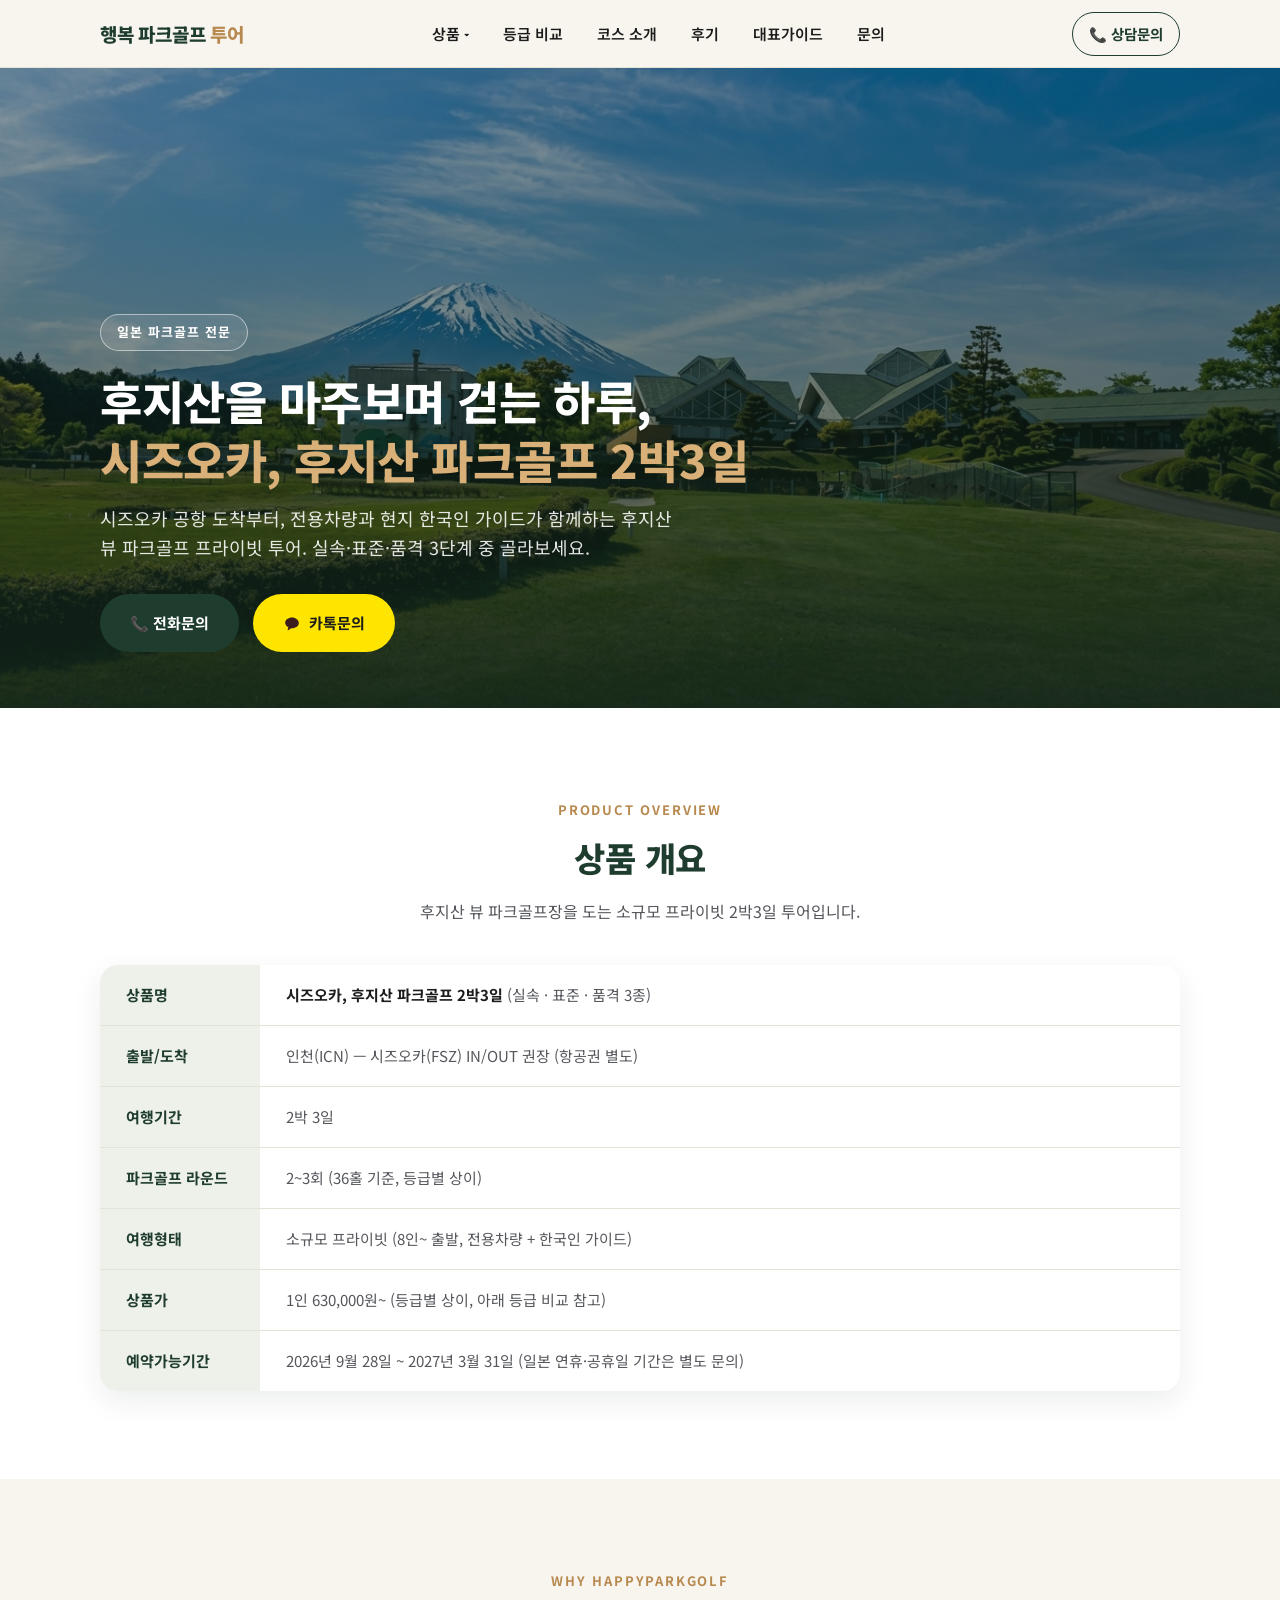
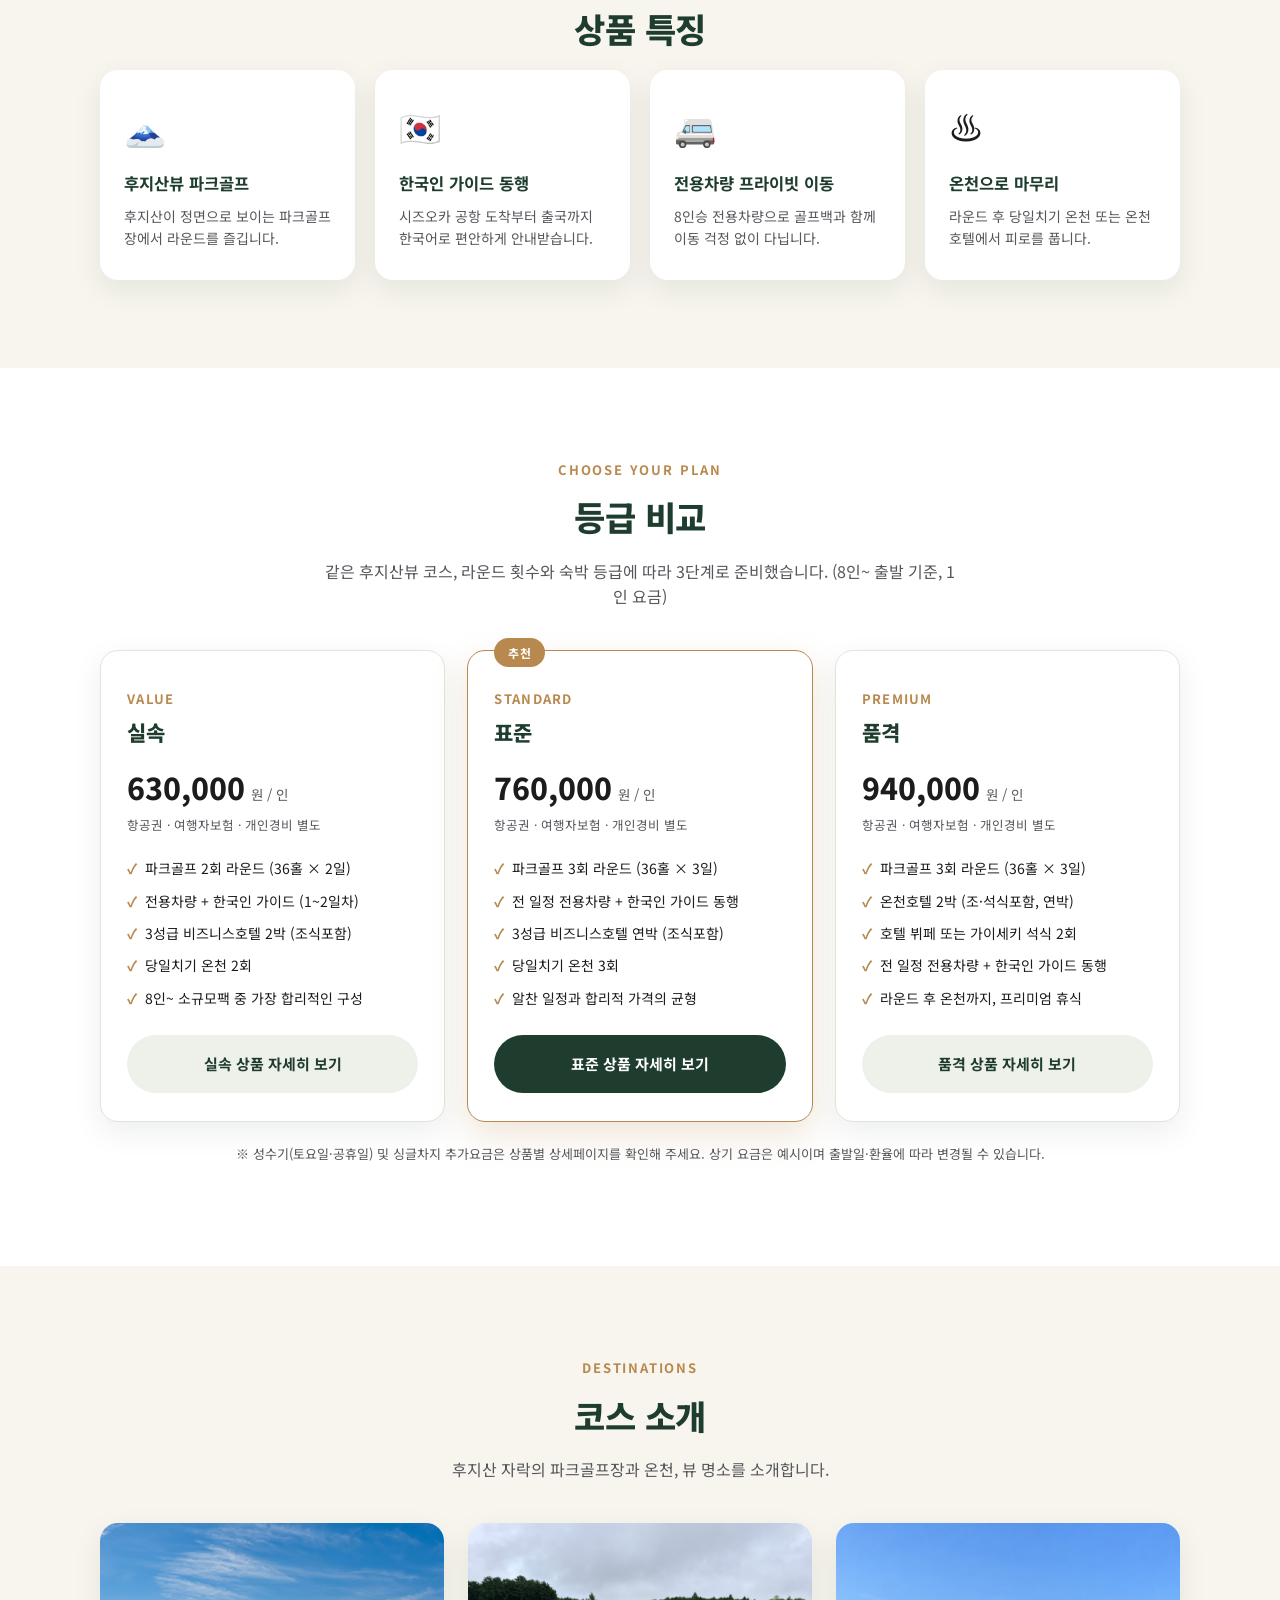
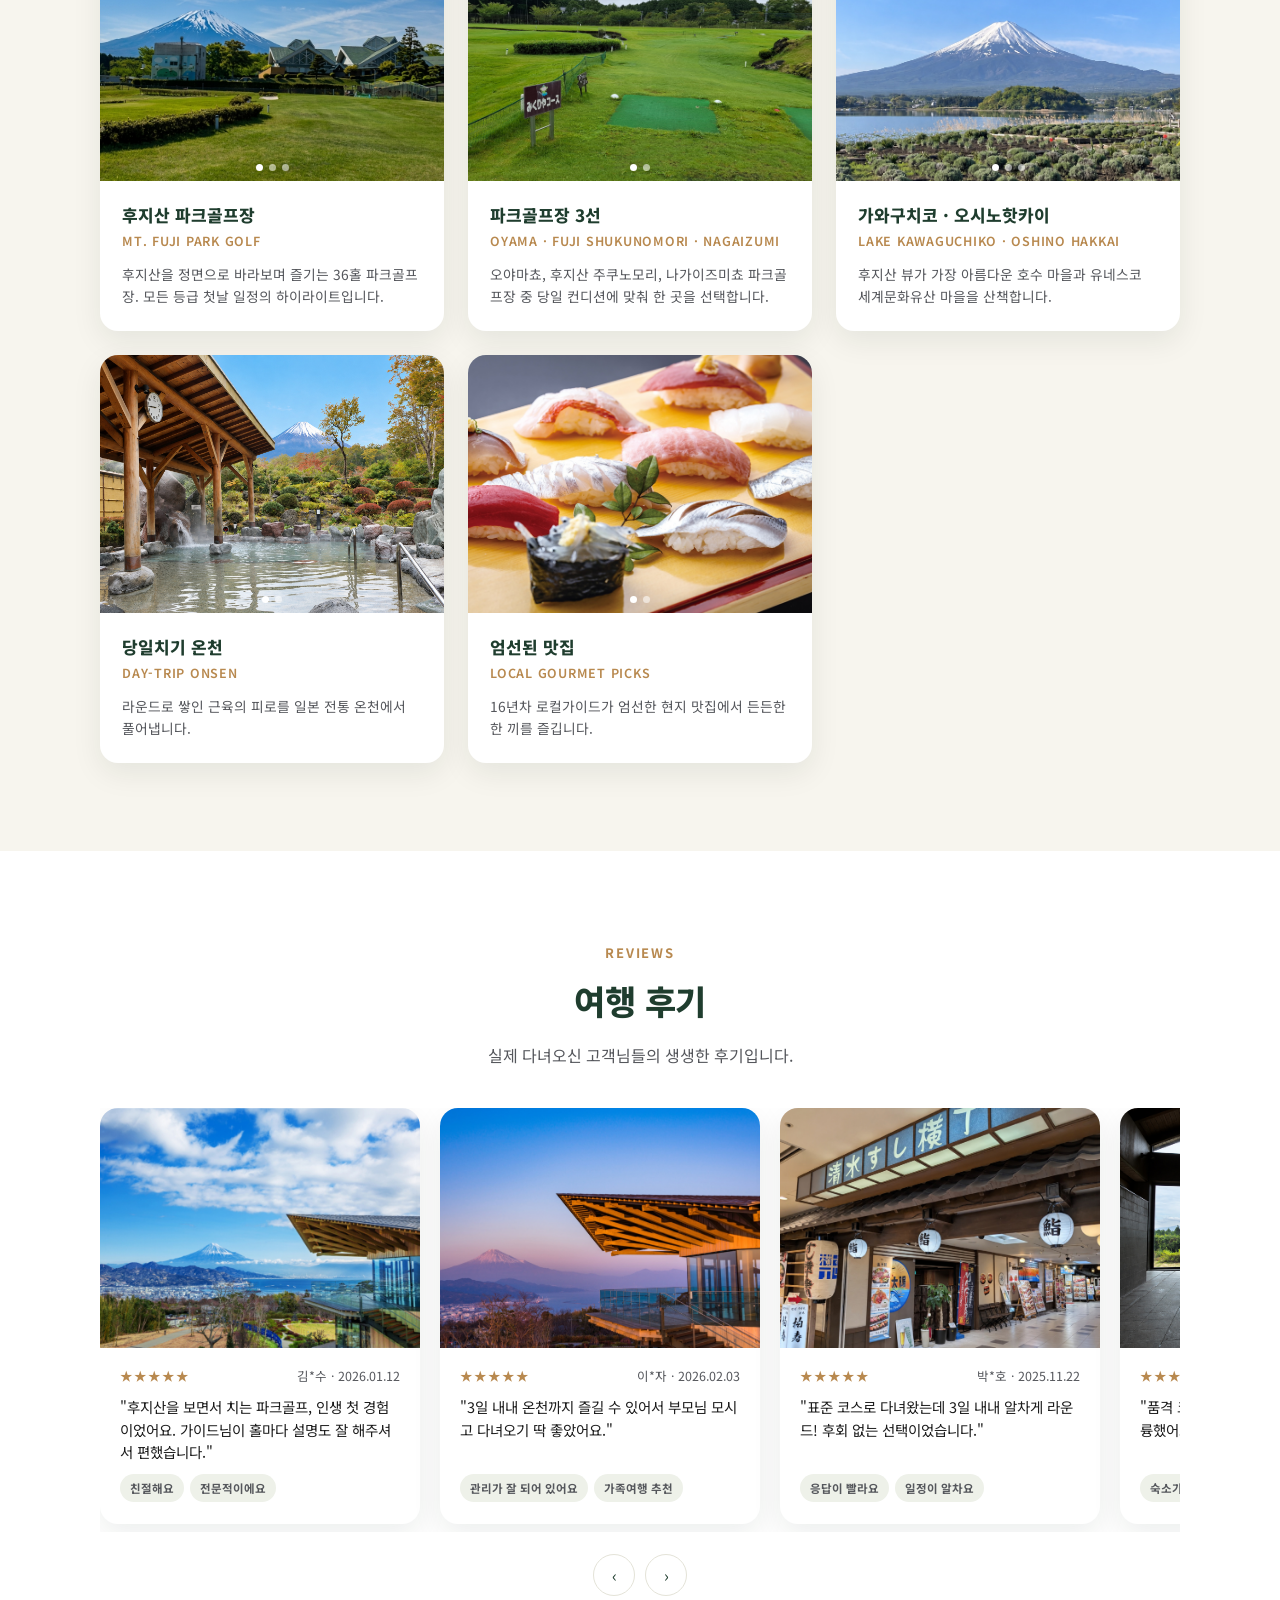
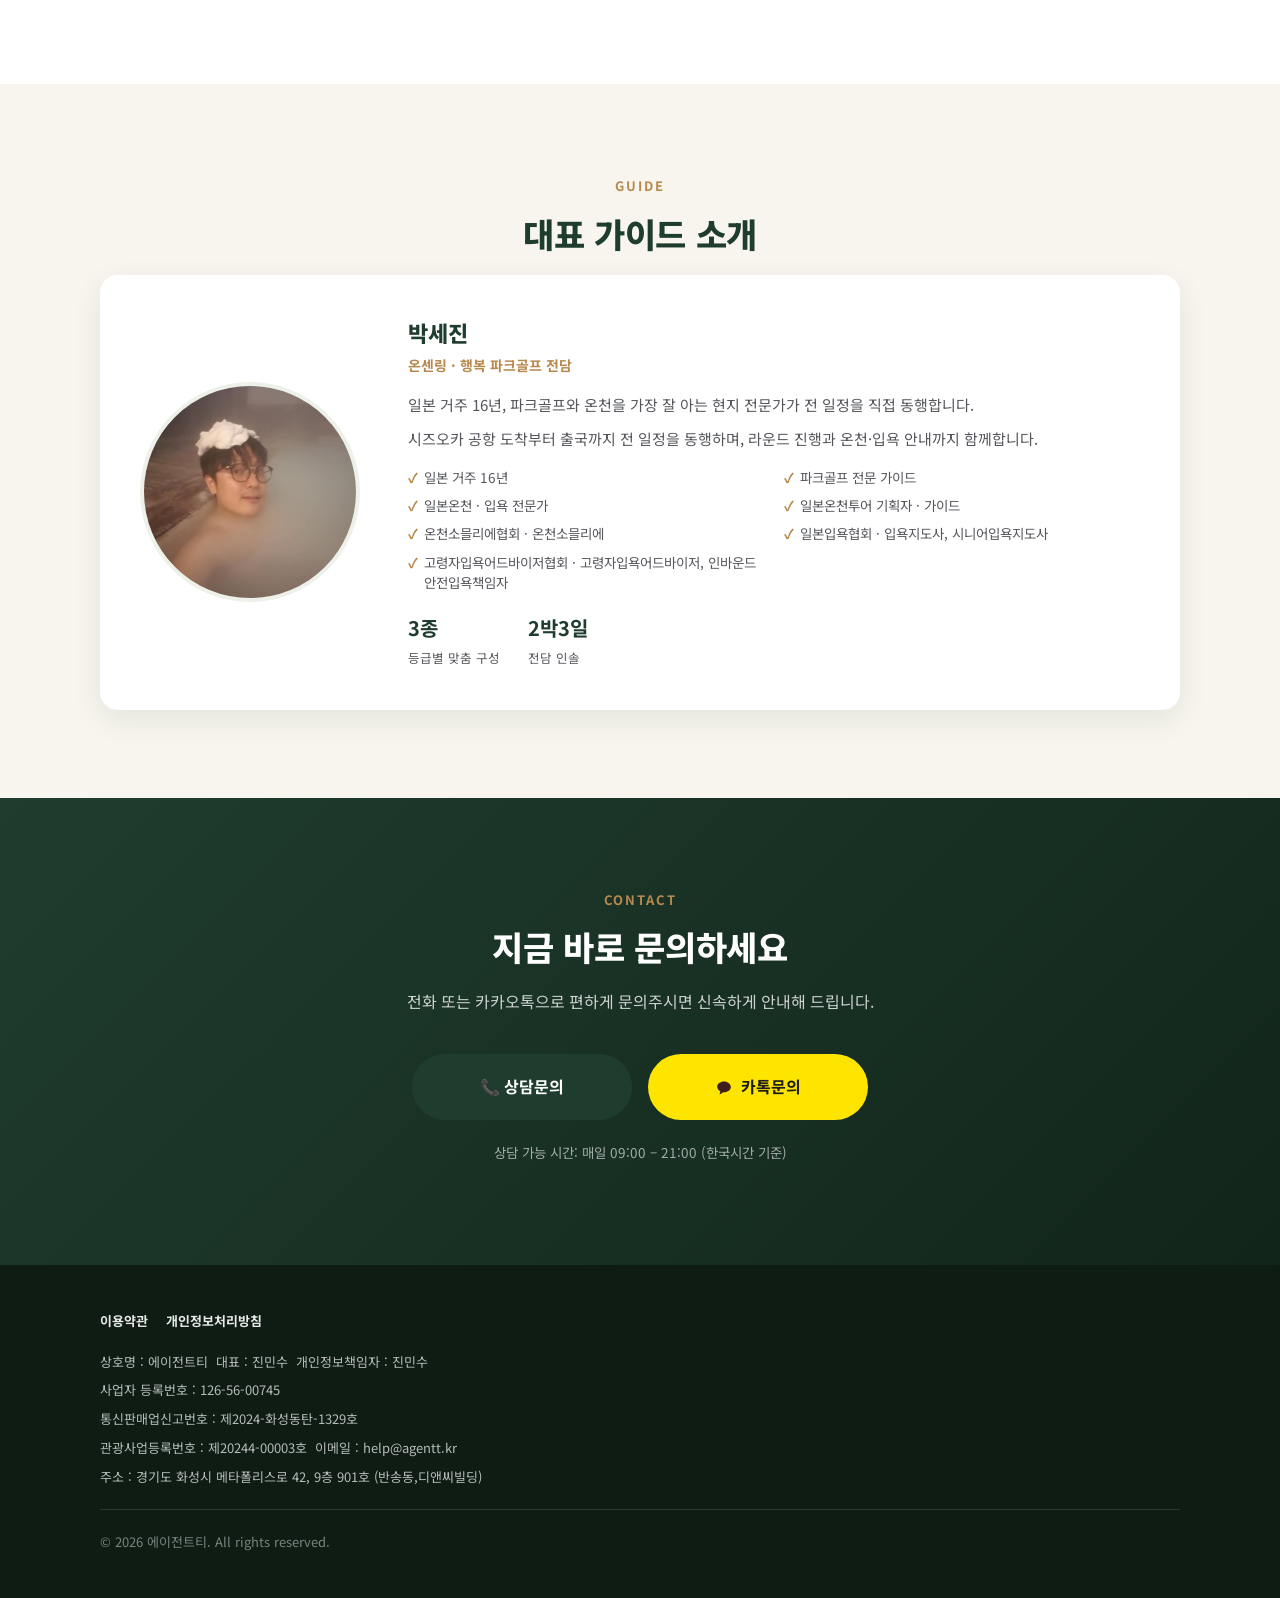
<file: index.html>
<!DOCTYPE html>
<html lang="ko">
<head>
<meta charset="UTF-8">
<meta name="viewport" content="width=device-width, initial-scale=1.0">
<title>행복 파크골프 투어 | 일본 파크골프 전문여행 - 시즈오카, 후지산 2박3일</title>
<meta name="description" content="후지산이 보이는 그린 위에서 즐기는 파크골프. 인천-시즈오카 왕복, 전용차량과 한국인 가이드가 함께하는 2박3일 소규모 프라이빗 투어. 실속·표준·품격 3단계로 골라보세요.">
<link rel="canonical" href="https://parkgolf-7nd.pages.dev/">

<meta property="og:type" content="website">
<meta property="og:title" content="행복 파크골프 투어 | 일본 파크골프 전문여행 - 시즈오카, 후지산 2박3일">
<meta property="og:description" content="후지산 뷰 파크골프장에서 즐기는 2박3일 소규모 프라이빗 투어. 실속·표준·품격 3단계.">
<meta property="og:image" content="/images/og-image.jpg">
<meta property="og:locale" content="ko_KR">

<link rel="preconnect" href="https://fonts.googleapis.com">
<link rel="preconnect" href="https://fonts.gstatic.com" crossorigin>
<link href="https://fonts.googleapis.com/css2?family=Noto+Sans+KR:wght@400;500;600;700;800&display=swap" rel="stylesheet">
<link rel="stylesheet" href="/assets/css/style.css">
</head>
<body>

<!-- ============================== HEADER / GNB ============================== -->
<header class="site-header">
  <nav class="nav">
    <a href="#top" class="nav-logo">행복 파크골프<span> 투어</span></a>

    <ul class="nav-menu">
      <li class="nav-item has-dropdown">
        <a href="#plans" class="nav-link nav-link--dropdown">상품 <span class="caret">▾</span></a>
        <ul class="nav-dropdown" data-products-dropdown>
          <li>
            <a href="/products/susono-value/" class="nav-dropdown-link">
              <span>[실속] 시즈오카, 후지산 파크골프</span><span class="status">판매중</span>
            </a>
          </li>
          <li>
            <a href="/products/susono-standard/" class="nav-dropdown-link">
              <span>[표준] 시즈오카, 후지산 파크골프</span><span class="status">판매중</span>
            </a>
          </li>
          <li>
            <a href="/products/susono-premium/" class="nav-dropdown-link">
              <span>[품격] 시즈오카, 후지산 파크골프</span><span class="status">판매중</span>
            </a>
          </li>
        </ul>
      </li>
      <li class="nav-item"><a href="#plans" class="nav-link">등급 비교</a></li>
      <li class="nav-item"><a href="#destinations" class="nav-link">코스 소개</a></li>
      <li class="nav-item"><a href="#reviews" class="nav-link">후기</a></li>
      <li class="nav-item"><a href="#guide" class="nav-link">대표가이드</a></li>
      <li class="nav-item"><a href="#contact" class="nav-link">문의</a></li>
    </ul>

    <a href="tel:01082004994" class="nav-phone">📞 상담문의</a>
    <button class="nav-toggle" aria-label="메뉴 열기" aria-expanded="false">
      <span></span><span></span><span></span>
    </button>
  </nav>
</header>

<!-- ============================== HERO ============================== -->
<section class="hero" id="top">
  <div class="hero-slides">
    <div class="hero-slide is-active" style="background-image:url('/images/hero/1.jpg')"></div>
    <div class="hero-slide" style="background-image:url('/images/hero/2.jpg')"></div>
  </div>
  <div class="hero-content">
    <span class="hero-badge">일본 파크골프 전문</span>
    <h1 class="hero-title">후지산을 마주보며 걷는 하루,<br><em>시즈오카, 후지산 파크골프 2박3일</em></h1>
    <p class="hero-sub">시즈오카 공항 도착부터, 전용차량과 현지 한국인 가이드가 함께하는 후지산뷰 파크골프 프라이빗 투어. 실속·표준·품격 3단계 중 골라보세요.</p>
    <div class="cta-row">
      <a href="tel:01082004994" class="btn btn--primary">📞 전화문의</a>
      <a href="https://open.kakao.com/o/sj4xOiPi" target="_blank" rel="noopener" class="btn btn--kakao"><svg class="kakao-icon" viewBox="0 0 24 24" width="18" height="18" aria-hidden="true" focusable="false"><path fill="#3C1E1E" d="M12 4.5c-5.02 0-9.1 3.15-9.1 7.03 0 2.53 1.7 4.75 4.26 6.01l-.94 3.45a.47.47 0 0 0 .71.53l4.06-2.68c.33.03.67.05 1.01.05 5.02 0 9.1-3.15 9.1-7.03S17.02 4.5 12 4.5Z"/></svg> 카톡문의</a>
    </div>
  </div>
</section>

<!-- ============================== 상품 개요 ============================== -->
<section class="section section--alt" id="overview">
  <div class="container">
    <div class="section-head">
      <span class="section-eyebrow">Product Overview</span>
      <h2 class="section-title">상품 개요</h2>
      <p class="section-desc">후지산 뷰 파크골프장을 도는 소규모 프라이빗 2박3일 투어입니다.</p>
    </div>

    <table class="overview-table">
      <tr><th>상품명</th><td><strong>시즈오카, 후지산 파크골프 2박3일</strong> (실속 · 표준 · 품격 3종)</td></tr>
      <tr><th>출발/도착</th><td>인천(ICN) — 시즈오카(FSZ) IN/OUT 권장 (항공권 별도)</td></tr>
      <tr><th>여행기간</th><td>2박 3일</td></tr>
      <tr><th>파크골프 라운드</th><td>2~3회 (36홀 기준, 등급별 상이)</td></tr>
      <tr><th>여행형태</th><td>소규모 프라이빗 (8인~ 출발, 전용차량 + 한국인 가이드)</td></tr>
      <tr><th>상품가</th><td>1인 630,000원~ (등급별 상이, 아래 등급 비교 참고)</td></tr>
      <tr><th>예약가능기간</th><td>2026년 9월 28일 ~ 2027년 3월 31일 (일본 연휴·공휴일 기간은 별도 문의)</td></tr>
    </table>
  </div>
</section>

<!-- ============================== 상품 특징 ============================== -->
<section class="section">
  <div class="container">
    <div class="section-head">
      <span class="section-eyebrow">Why HappyParkGolf</span>
      <h2 class="section-title">상품 특징</h2>
    </div>

    <div class="feature-grid">
      <div class="feature-card">
        <div class="feature-icon">🗻</div>
        <h3 class="feature-title">후지산뷰 파크골프</h3>
        <p class="feature-text">후지산이 정면으로 보이는 파크골프장에서 라운드를 즐깁니다.</p>
      </div>
      <div class="feature-card">
        <div class="feature-icon">🇰🇷</div>
        <h3 class="feature-title">한국인 가이드 동행</h3>
        <p class="feature-text">시즈오카 공항 도착부터 출국까지 한국어로 편안하게 안내받습니다.</p>
      </div>
      <div class="feature-card">
        <div class="feature-icon">🚐</div>
        <h3 class="feature-title">전용차량 프라이빗 이동</h3>
        <p class="feature-text">8인승 전용차량으로 골프백과 함께 이동 걱정 없이 다닙니다.</p>
      </div>
      <div class="feature-card">
        <div class="feature-icon">♨</div>
        <h3 class="feature-title">온천으로 마무리</h3>
        <p class="feature-text">라운드 후 당일치기 온천 또는 온천호텔에서 피로를 풉니다.</p>
      </div>
    </div>
  </div>
</section>

<!-- ============================== 등급 비교 ============================== -->
<section class="section section--alt" id="plans">
  <div class="container">
    <div class="section-head">
      <span class="section-eyebrow">Choose Your Plan</span>
      <h2 class="section-title">등급 비교</h2>
      <p class="section-desc">같은 후지산뷰 코스, 라운드 횟수와 숙박 등급에 따라 3단계로 준비했습니다. (8인~ 출발 기준, 1인 요금)</p>
    </div>

    <div class="plan-grid">

      <div class="plan-card">
        <p class="plan-name">Value</p>
        <h3 class="plan-title">실속</h3>
        <div class="plan-price"><strong>630,000</strong><span>원 / 인</span></div>
        <p class="plan-price-note">항공권 · 여행자보험 · 개인경비 별도</p>
        <ul class="plan-list">
          <li>파크골프 2회 라운드 (36홀 × 2일)</li>
          <li>전용차량 + 한국인 가이드 (1~2일차)</li>
          <li>3성급 비즈니스호텔 2박 (조식포함)</li>
          <li>당일치기 온천 2회</li>
          <li>8인~ 소규모팩 중 가장 합리적인 구성</li>
        </ul>
        <a href="/products/susono-value/" class="btn btn--ghost btn--block">실속 상품 자세히 보기</a>
      </div>

      <div class="plan-card plan-card--featured">
        <span class="plan-badge">추천</span>
        <p class="plan-name">Standard</p>
        <h3 class="plan-title">표준</h3>
        <div class="plan-price"><strong>760,000</strong><span>원 / 인</span></div>
        <p class="plan-price-note">항공권 · 여행자보험 · 개인경비 별도</p>
        <ul class="plan-list">
          <li>파크골프 3회 라운드 (36홀 × 3일)</li>
          <li>전 일정 전용차량 + 한국인 가이드 동행</li>
          <li>3성급 비즈니스호텔 연박 (조식포함)</li>
          <li>당일치기 온천 3회</li>
          <li>알찬 일정과 합리적 가격의 균형</li>
        </ul>
        <a href="/products/susono-standard/" class="btn btn--primary btn--block">표준 상품 자세히 보기</a>
      </div>

      <div class="plan-card">
        <p class="plan-name">Premium</p>
        <h3 class="plan-title">품격</h3>
        <div class="plan-price"><strong>940,000</strong><span>원 / 인</span></div>
        <p class="plan-price-note">항공권 · 여행자보험 · 개인경비 별도</p>
        <ul class="plan-list">
          <li>파크골프 3회 라운드 (36홀 × 3일)</li>
          <li>온천호텔 2박 (조·석식포함, 연박)</li>
          <li>호텔 뷔페 또는 가이세키 석식 2회</li>
          <li>전 일정 전용차량 + 한국인 가이드 동행</li>
          <li>라운드 후 온천까지, 프리미엄 휴식</li>
        </ul>
        <a href="/products/susono-premium/" class="btn btn--ghost btn--block">품격 상품 자세히 보기</a>
      </div>

    </div>
    <p style="text-align:center;color:var(--color-ink-soft);font-size:13px;margin-top:22px;">
      ※ 성수기(토요일·공휴일) 및 싱글차지 추가요금은 상품별 상세페이지를 확인해 주세요. 상기 요금은 예시이며 출발일·환율에 따라 변경될 수 있습니다.
    </p>
  </div>
</section>

<!-- ============================== 코스 소개 ============================== -->
<section class="section" id="destinations">
  <div class="container">
    <div class="section-head">
      <span class="section-eyebrow">Destinations</span>
      <h2 class="section-title">코스 소개</h2>
      <p class="section-desc">후지산 자락의 파크골프장과 온천, 뷰 명소를 소개합니다.</p>
    </div>

    <div class="dest-grid">

      <div class="dest-card">
        <div class="dest-media">
          <img src="/images/destinations/fuji-parkgolf/1.jpg" alt="후지산 파크골프장 1" class="is-active">
          <img src="/images/destinations/fuji-parkgolf/2.jpg" alt="후지산 파크골프장 2">
          <img src="/images/destinations/fuji-parkgolf/3.jpg" alt="후지산 파크골프장 3">
          <div class="dest-thumbs">
            <button class="dest-thumb-dot is-active"></button>
            <button class="dest-thumb-dot"></button>
            <button class="dest-thumb-dot"></button>
          </div>
        </div>
        <div class="dest-body">
          <h3 class="dest-name">후지산 파크골프장</h3>
          <p class="dest-name-en">Mt. Fuji Park Golf</p>
          <p class="dest-desc">후지산을 정면으로 바라보며 즐기는 36홀 파크골프장. 모든 등급 첫날 일정의 하이라이트입니다.</p>
        </div>
      </div>

      <div class="dest-card">
        <div class="dest-media">
          <img src="/images/destinations/oyama-parkgolf/1.jpg" alt="파크골프장 3선 1" class="is-active">
          <img src="/images/destinations/oyama-parkgolf/2.jpg" alt="파크골프장 3선 2">
          <div class="dest-thumbs">
            <button class="dest-thumb-dot is-active"></button>
            <button class="dest-thumb-dot"></button>
          </div>
        </div>
        <div class="dest-body">
          <h3 class="dest-name">파크골프장 3선</h3>
          <p class="dest-name-en">Oyama · Fuji Shukunomori · Nagaizumi</p>
          <p class="dest-desc">오야마쵸, 후지산 주쿠노모리, 나가이즈미쵸 파크골프장 중 당일 컨디션에 맞춰 한 곳을 선택합니다.</p>
        </div>
      </div>

      <div class="dest-card">
        <div class="dest-media">
          <img src="/images/destinations/kawaguchiko/1.jpg" alt="가와구치코 1" class="is-active">
          <img src="/images/destinations/kawaguchiko/2.jpg" alt="오시노핫카이 2">
          <img src="/images/destinations/kawaguchiko/3.jpg" alt="가와구치코 3">
          <div class="dest-thumbs">
            <button class="dest-thumb-dot is-active"></button>
            <button class="dest-thumb-dot"></button>
            <button class="dest-thumb-dot"></button>
          </div>
        </div>
        <div class="dest-body">
          <h3 class="dest-name">가와구치코 · 오시노핫카이</h3>
          <p class="dest-name-en">Lake Kawaguchiko · Oshino Hakkai</p>
          <p class="dest-desc">후지산 뷰가 가장 아름다운 호수 마을과 유네스코 세계문화유산 마을을 산책합니다.</p>
        </div>
      </div>

      <div class="dest-card">
        <div class="dest-media">
          <img src="/images/destinations/onsen/1.jpg" alt="당일치기 온천 1" class="is-active">
          <img src="/images/destinations/onsen/2.jpg" alt="당일치기 온천 2">
          <div class="dest-thumbs">
            <button class="dest-thumb-dot is-active"></button>
            <button class="dest-thumb-dot"></button>
          </div>
        </div>
        <div class="dest-body">
          <h3 class="dest-name">당일치기 온천</h3>
          <p class="dest-name-en">Day-trip Onsen</p>
          <p class="dest-desc">라운드로 쌓인 근육의 피로를 일본 전통 온천에서 풀어냅니다.</p>
        </div>
      </div>

      <div class="dest-card">
        <div class="dest-media">
          <img src="/images/destinations/local-food/1.jpg" alt="엄선된 맛집 1" class="is-active">
          <img src="/images/destinations/local-food/2.jpg" alt="엄선된 맛집 2">
          <div class="dest-thumbs">
            <button class="dest-thumb-dot is-active"></button>
            <button class="dest-thumb-dot"></button>
          </div>
        </div>
        <div class="dest-body">
          <h3 class="dest-name">엄선된 맛집</h3>
          <p class="dest-name-en">Local Gourmet Picks</p>
          <p class="dest-desc">16년차 로컬가이드가 엄선한 현지 맛집에서 든든한 한 끼를 즐깁니다.</p>
        </div>
      </div>

    </div>
  </div>
</section>

<!-- ============================== 여행 후기 ============================== -->
<section class="section section--alt" id="reviews">
  <div class="container">
    <div class="section-head">
      <span class="section-eyebrow">Reviews</span>
      <h2 class="section-title">여행 후기</h2>
      <p class="section-desc">실제 다녀오신 고객님들의 생생한 후기입니다.</p>
    </div>

    <div class="review-slider-wrap">
      <div class="review-track">

        <article class="review-card">
          <div class="review-media"><img src="/images/reviews/1.jpg" alt="후기 사진 1"></div>
          <div class="review-body">
            <div class="review-meta"><span class="review-stars">★★★★★</span><span>김*수 · 2026.01.12</span></div>
            <p class="review-quote">"후지산을 보면서 치는 파크골프, 인생 첫 경험이었어요. 가이드님이 홀마다 설명도 잘 해주셔서 편했습니다."</p>
            <div class="review-tags"><span class="review-tag">친절해요</span><span class="review-tag">전문적이에요</span></div>
          </div>
        </article>

        <article class="review-card">
          <div class="review-media"><img src="/images/reviews/2.jpg" alt="후기 사진 2"></div>
          <div class="review-body">
            <div class="review-meta"><span class="review-stars">★★★★★</span><span>이*자 · 2026.02.03</span></div>
            <p class="review-quote">"3일 내내 온천까지 즐길 수 있어서 부모님 모시고 다녀오기 딱 좋았어요."</p>
            <div class="review-tags"><span class="review-tag">관리가 잘 되어 있어요</span><span class="review-tag">가족여행 추천</span></div>
          </div>
        </article>

        <article class="review-card">
          <div class="review-media"><img src="/images/reviews/3.jpg" alt="후기 사진 3"></div>
          <div class="review-body">
            <div class="review-meta"><span class="review-stars">★★★★★</span><span>박*호 · 2025.11.22</span></div>
            <p class="review-quote">"표준 코스로 다녀왔는데 3일 내내 알차게 라운드! 후회 없는 선택이었습니다."</p>
            <div class="review-tags"><span class="review-tag">응답이 빨라요</span><span class="review-tag">일정이 알차요</span></div>
          </div>
        </article>

        <article class="review-card">
          <div class="review-media"><img src="/images/reviews/4.jpg" alt="후기 사진 4"></div>
          <div class="review-body">
            <div class="review-meta"><span class="review-stars">★★★★★</span><span>최*영 · 2025.12.30</span></div>
            <p class="review-quote">"품격 코스 온천호텔의 저녁 가이세키가 정말 훌륭했어요."</p>
            <div class="review-tags"><span class="review-tag">숙소가 좋아요</span><span class="review-tag">전문적이에요</span></div>
          </div>
        </article>

        <article class="review-card">
          <div class="review-media"><img src="/images/reviews/5.jpg" alt="후기 사진 5"></div>
          <div class="review-body">
            <div class="review-meta"><span class="review-stars">★★★★★</span><span>정*미 · 2026.02.18</span></div>
            <p class="review-quote">"실속 코스로도 충분히 만족스러웠습니다. 가성비 최고예요."</p>
            <div class="review-tags"><span class="review-tag">가성비 좋아요</span><span class="review-tag">친절해요</span></div>
          </div>
        </article>

        <article class="review-card">
          <div class="review-media"><img src="/images/reviews/6.jpg" alt="후기 사진 6"></div>
          <div class="review-body">
            <div class="review-meta"><span class="review-stars">★★★★★</span><span>한*철 · 2025.10.05</span></div>
            <p class="review-quote">"골프 동호회 8명이서 단체로 다녀왔는데 전용차량이라 이동이 정말 편했어요."</p>
            <div class="review-tags"><span class="review-tag">단체여행 추천</span><span class="review-tag">위치가 찾기 쉬워요</span></div>
          </div>
        </article>

        <article class="review-card">
          <div class="review-media"><img src="/images/reviews/7.jpg" alt="후기 사진 7"></div>
          <div class="review-body">
            <div class="review-meta"><span class="review-stars">★★★★★</span><span>오*진 · 2026.01.29</span></div>
            <p class="review-quote">"가와구치코에서 본 후지산 뷰가 압권이었습니다."</p>
            <div class="review-tags"><span class="review-tag">사진 맛집</span><span class="review-tag">전문적이에요</span></div>
          </div>
        </article>

        <article class="review-card">
          <div class="review-media"><img src="/images/reviews/8.jpg" alt="후기 사진 8"></div>
          <div class="review-body">
            <div class="review-meta"><span class="review-stars">★★★★★</span><span>신*아 · 2025.11.10</span></div>
            <p class="review-quote">"온천과 파크골프를 함께 즐길 수 있는 유일한 상품 같아요."</p>
            <div class="review-tags"><span class="review-tag">친절해요</span><span class="review-tag">관광지와 가까워요</span></div>
          </div>
        </article>

      </div>

      <div class="review-controls">
        <button data-review-prev aria-label="이전 후기">‹</button>
        <button data-review-next aria-label="다음 후기">›</button>
      </div>
    </div>
  </div>
</section>

<!-- ============================== 가이드 소개 ============================== -->
<section class="section" id="guide">
  <div class="container">
    <div class="section-head">
      <span class="section-eyebrow">Guide</span>
      <h2 class="section-title">대표 가이드 소개</h2>
    </div>

    <div class="guide-block">
      <div class="guide-photo">
        <img src="/images/guide/1.jpg" alt="가이드 박세진 프로필 사진">
      </div>
      <div>
        <h3 class="guide-name">박세진</h3>
        <p class="guide-role">온센링 · 행복 파크골프 전담</p>
        <p class="guide-bio">일본 거주 16년, 파크골프와 온천을 가장 잘 아는 현지 전문가가 전 일정을 직접 동행합니다.</p>
        <p class="guide-bio">시즈오카 공항 도착부터 출국까지 전 일정을 동행하며, 라운드 진행과 온천·입욕 안내까지 함께합니다.</p>
        <ul class="guide-creds">
          <li>일본 거주 16년</li>
          <li>파크골프 전문 가이드</li>
          <li>일본온천 · 입욕 전문가</li>
          <li>일본온천투어 기획자 · 가이드</li>
          <li>온천소믈리에협회 · 온천소믈리에</li>
          <li>일본입욕협회 · 입욕지도사, 시니어입욕지도사</li>
          <li>고령자입욕어드바이저협회 · 고령자입욕어드바이저, 인바운드안전입욕책임자</li>
        </ul>
        <div class="guide-stats">
          <div class="guide-stat"><strong>3종</strong><span>등급별 맞춤 구성</span></div>
          <div class="guide-stat"><strong>2박3일</strong><span>전담 인솔</span></div>
        </div>
      </div>
    </div>
  </div>
</section>

<!-- ============================== 문의하기 ============================== -->
<section class="section contact-section" id="contact">
  <div class="container">
    <span class="section-eyebrow">Contact</span>
    <h2 class="section-title">지금 바로 문의하세요</h2>
    <p class="section-desc">전화 또는 카카오톡으로 편하게 문의주시면 신속하게 안내해 드립니다.</p>
    <div class="contact-cta-row">
      <a href="tel:01082004994" class="btn btn--primary">📞 상담문의</a>
      <a href="https://open.kakao.com/o/sj4xOiPi" target="_blank" rel="noopener" class="btn btn--kakao"><svg class="kakao-icon" viewBox="0 0 24 24" width="18" height="18" aria-hidden="true" focusable="false"><path fill="#3C1E1E" d="M12 4.5c-5.02 0-9.1 3.15-9.1 7.03 0 2.53 1.7 4.75 4.26 6.01l-.94 3.45a.47.47 0 0 0 .71.53l4.06-2.68c.33.03.67.05 1.01.05 5.02 0 9.1-3.15 9.1-7.03S17.02 4.5 12 4.5Z"/></svg> 카톡문의</a>
    </div>
    <p class="contact-note">상담 가능 시간: 매일 09:00 – 21:00 (한국시간 기준)</p>
  </div>
</section>

<!-- ============================== FOOTER ============================== -->
<footer class="site-footer">
  <div class="container">
    <div class="footer-links">
      <a href="/terms.html">이용약관</a>
      <a href="/privacy.html">개인정보처리방침</a>
    </div>
    <div class="footer-info">
      <p>상호명 : 에이전트티&nbsp;&nbsp;대표 : 진민수&nbsp;&nbsp;개인정보책임자 : 진민수</p>
      <p>사업자 등록번호 : 126-56-00745</p>
      <p>통신판매업신고번호 : 제2024-화성동탄-1329호</p>
      <p>관광사업등록번호 : 제20244-00003호&nbsp;&nbsp;이메일 : help@agentt.kr</p>
      <p>주소 : 경기도 화성시 메타폴리스로 42, 9층 901호 (반송동,디앤씨빌딩)</p>
    </div>
    <p class="footer-copy">© 2026 에이전트티. All rights reserved.</p>
  </div>
</footer>

<!-- ============================== 모바일 하단 고정 CTA ============================== -->
<div class="mobile-fab">
  <a href="tel:01082004994" class="btn btn--primary">📞 전화문의</a>
  <a href="https://open.kakao.com/o/sj4xOiPi" target="_blank" rel="noopener" class="btn btn--kakao"><svg class="kakao-icon" viewBox="0 0 24 24" width="18" height="18" aria-hidden="true" focusable="false"><path fill="#3C1E1E" d="M12 4.5c-5.02 0-9.1 3.15-9.1 7.03 0 2.53 1.7 4.75 4.26 6.01l-.94 3.45a.47.47 0 0 0 .71.53l4.06-2.68c.33.03.67.05 1.01.05 5.02 0 9.1-3.15 9.1-7.03S17.02 4.5 12 4.5Z"/></svg> 카톡문의</a>
</div>

<script src="/assets/js/main.js"></script>
</body>
</html>
</file>
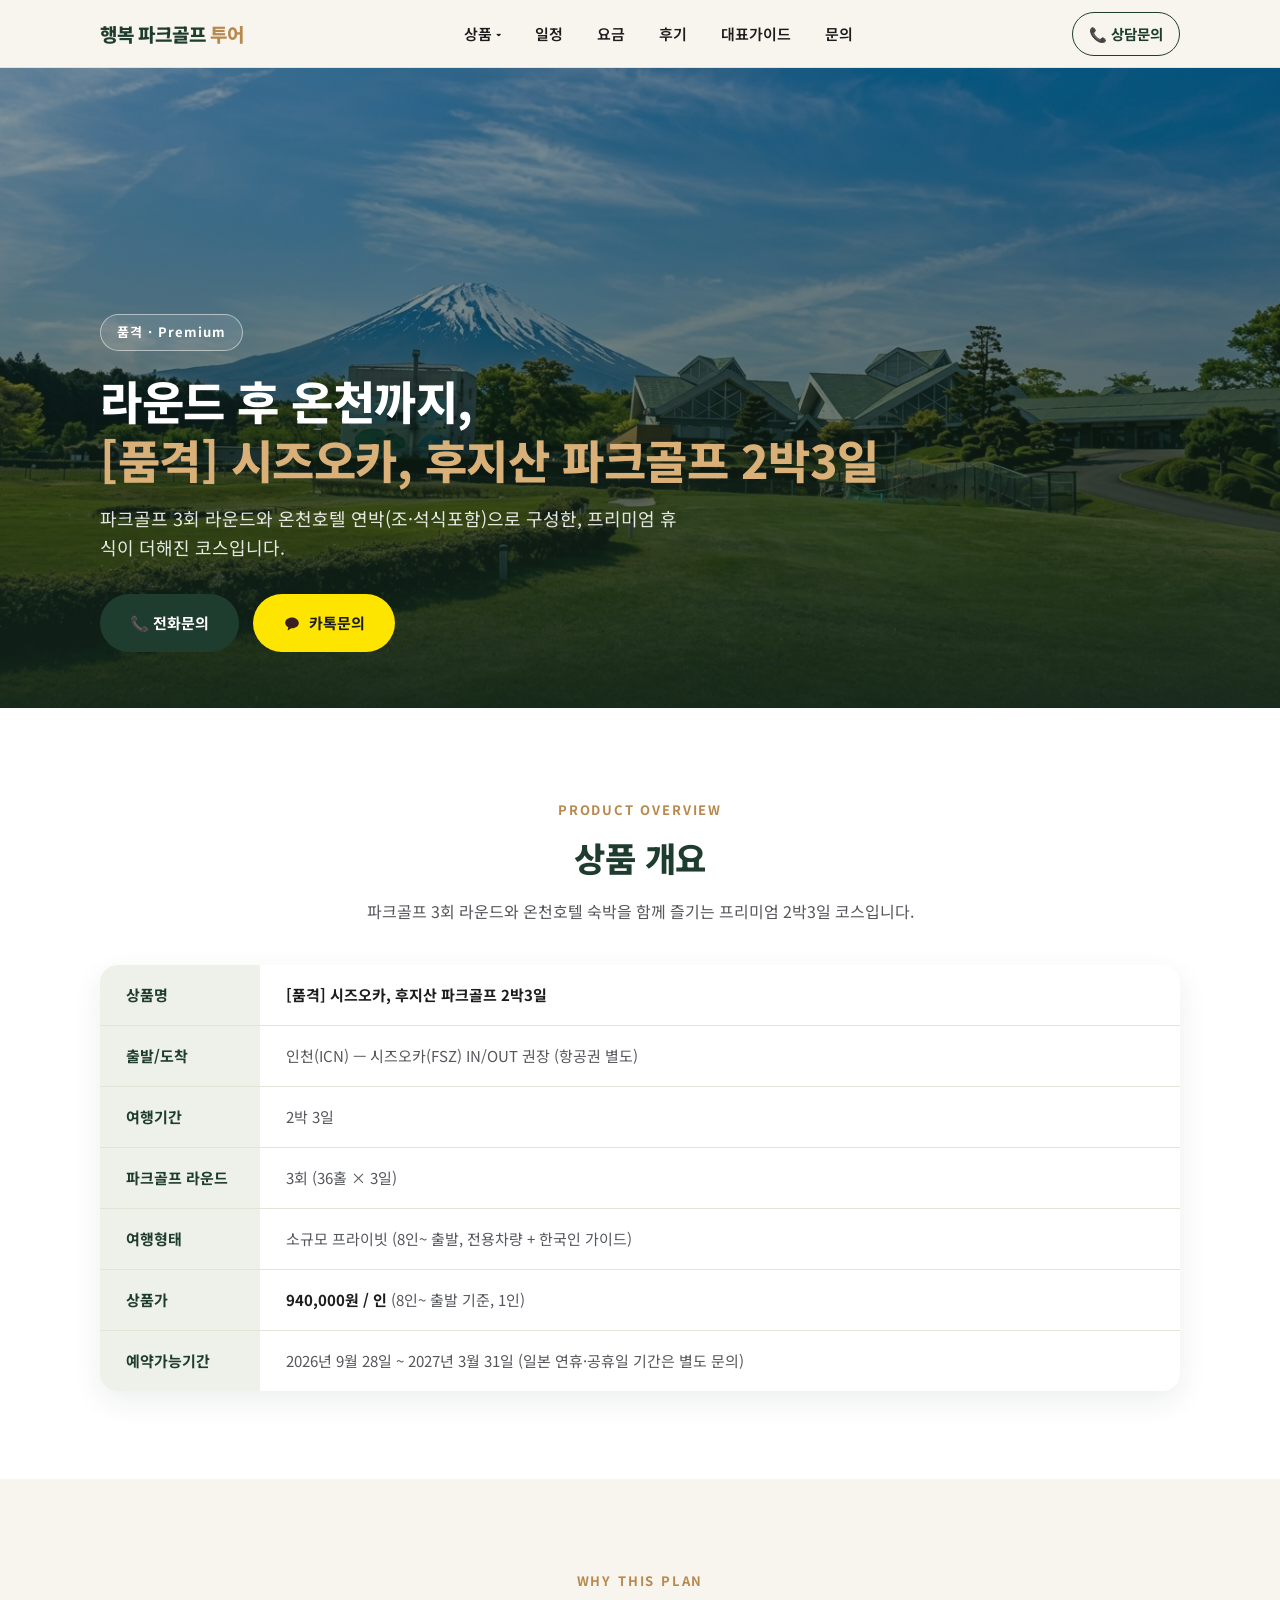
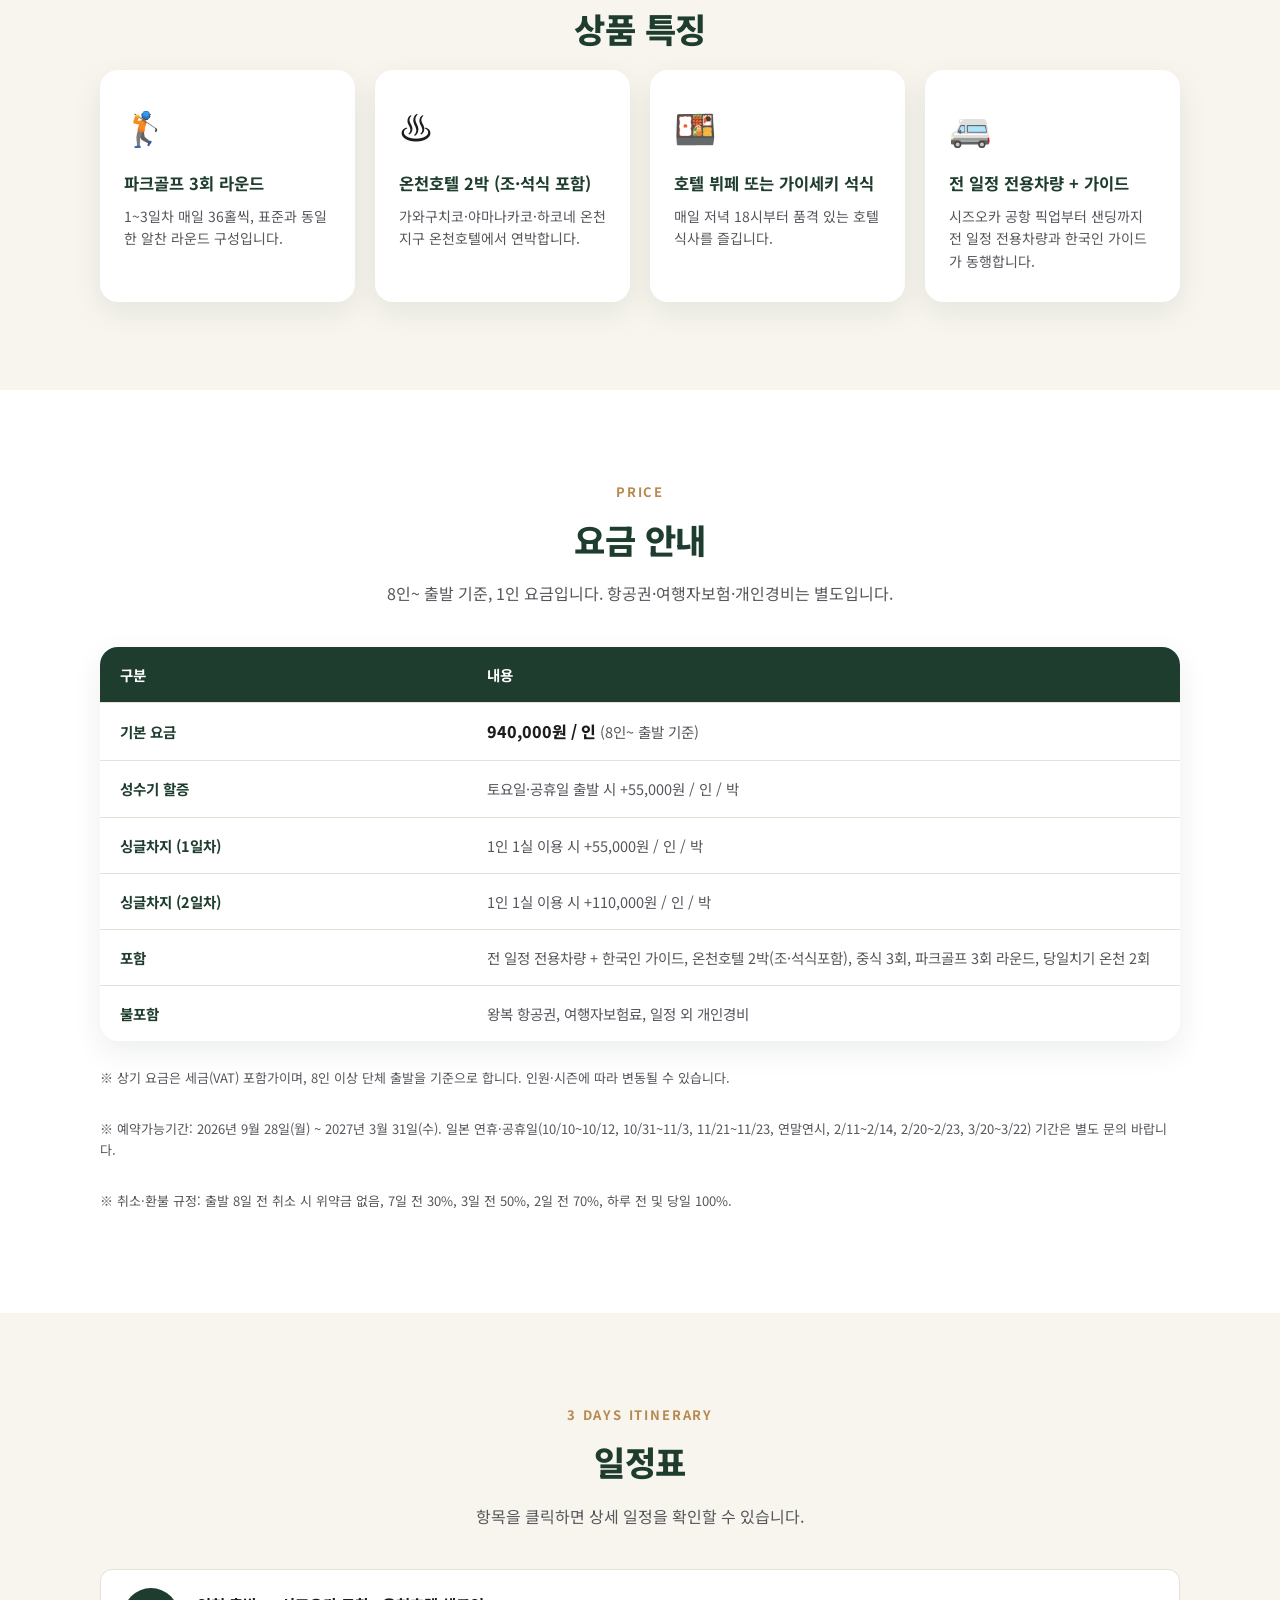
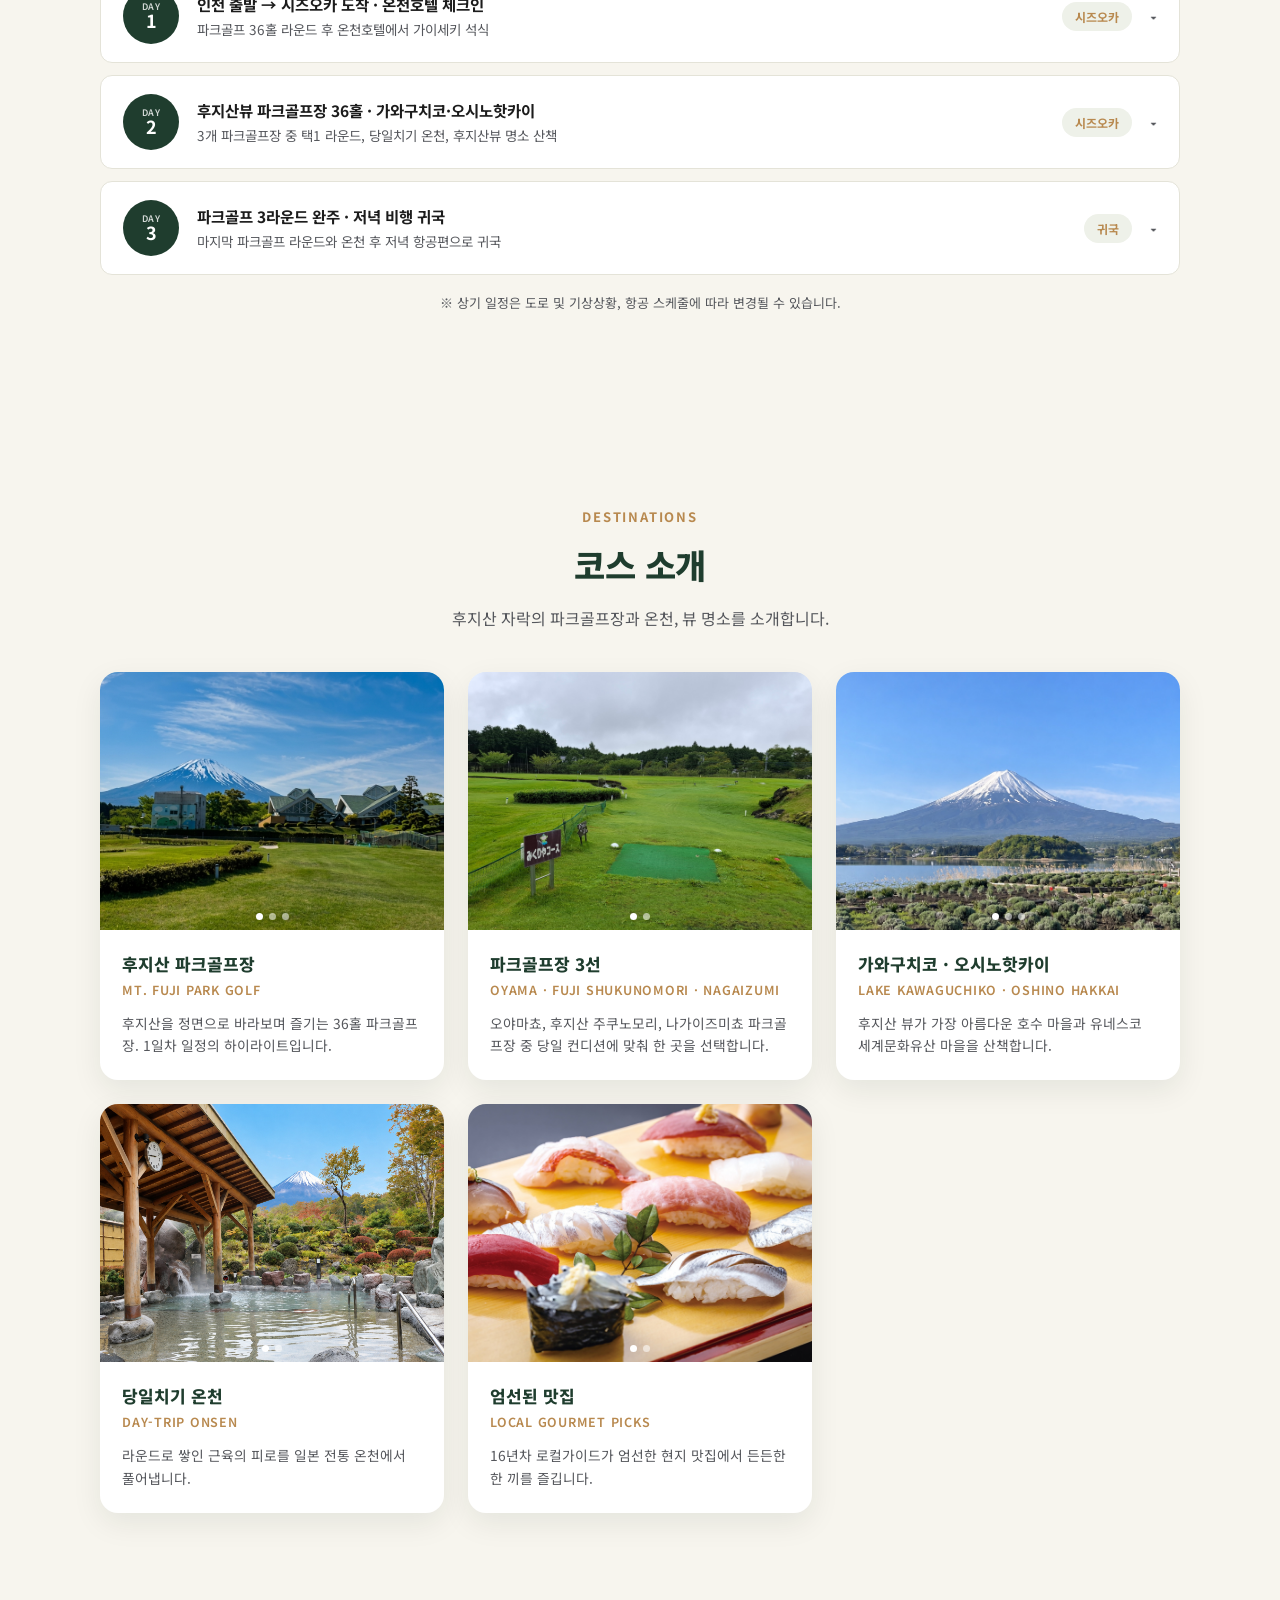
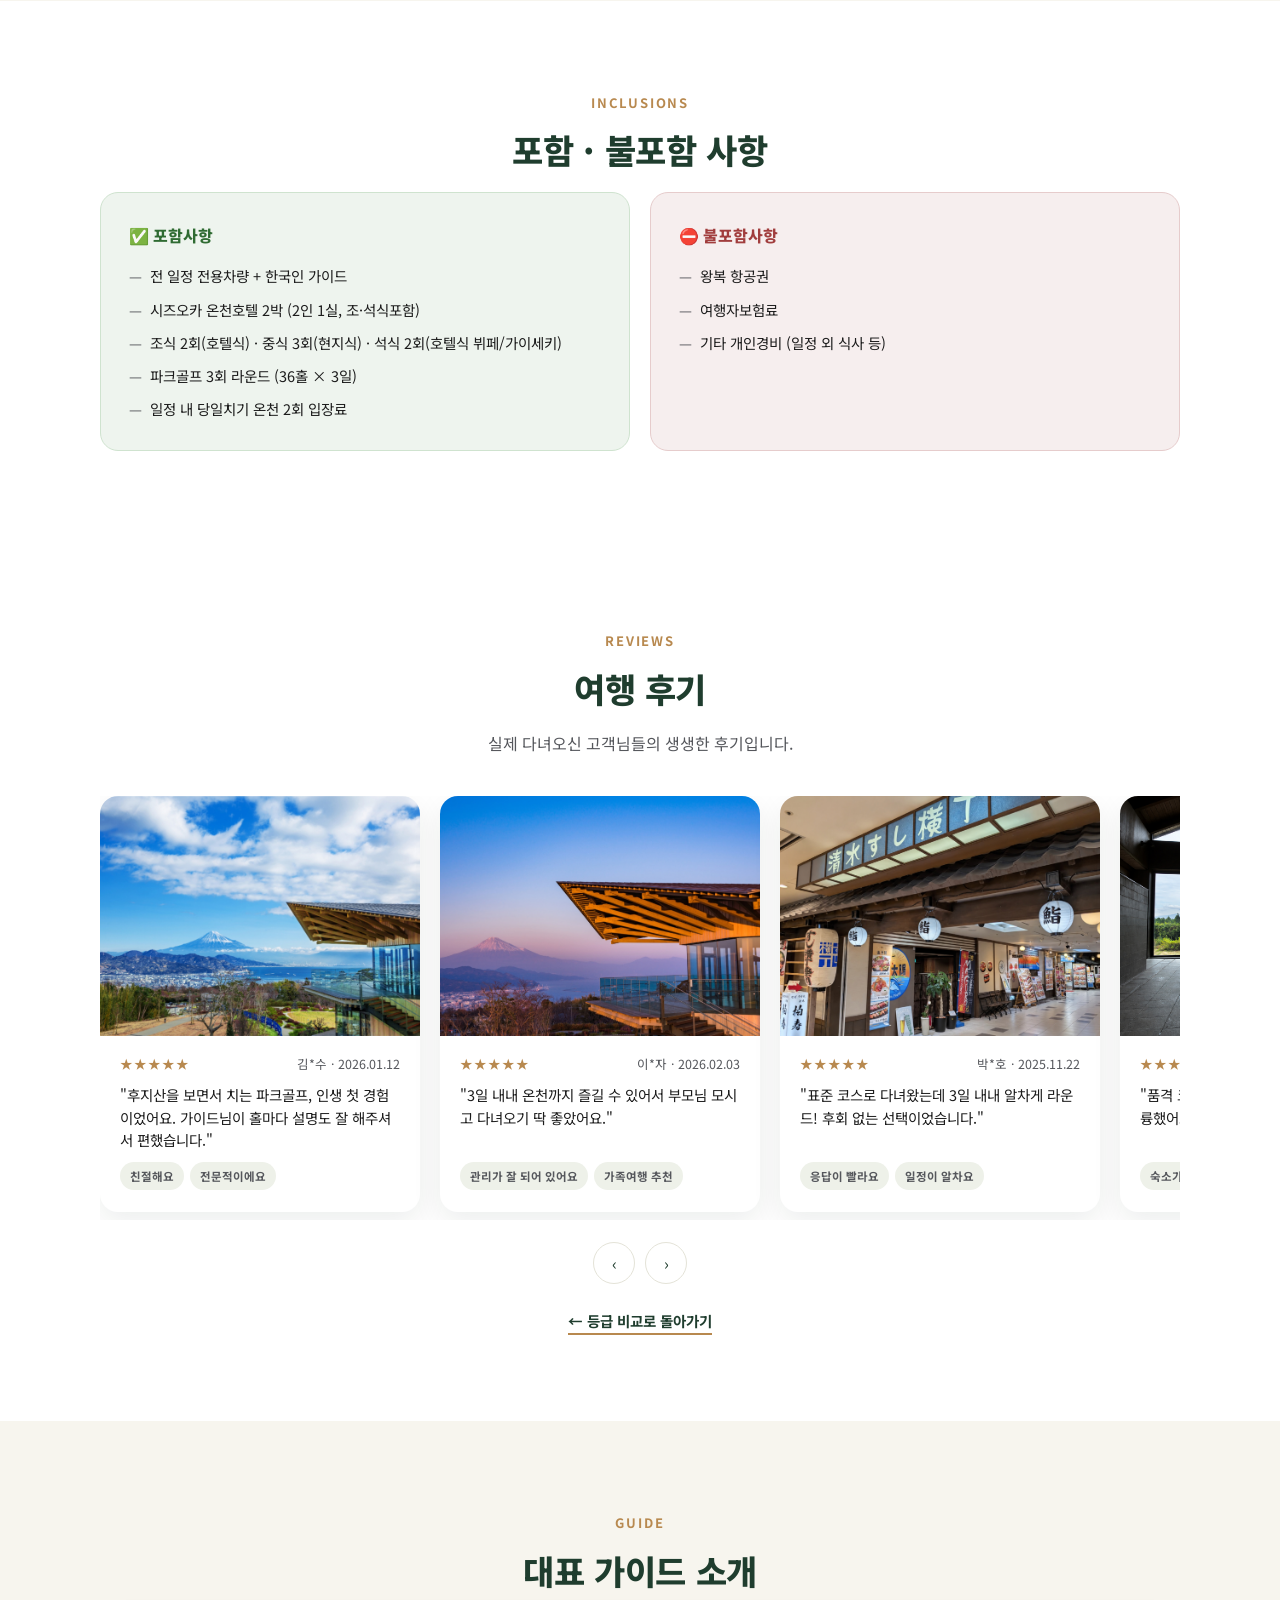
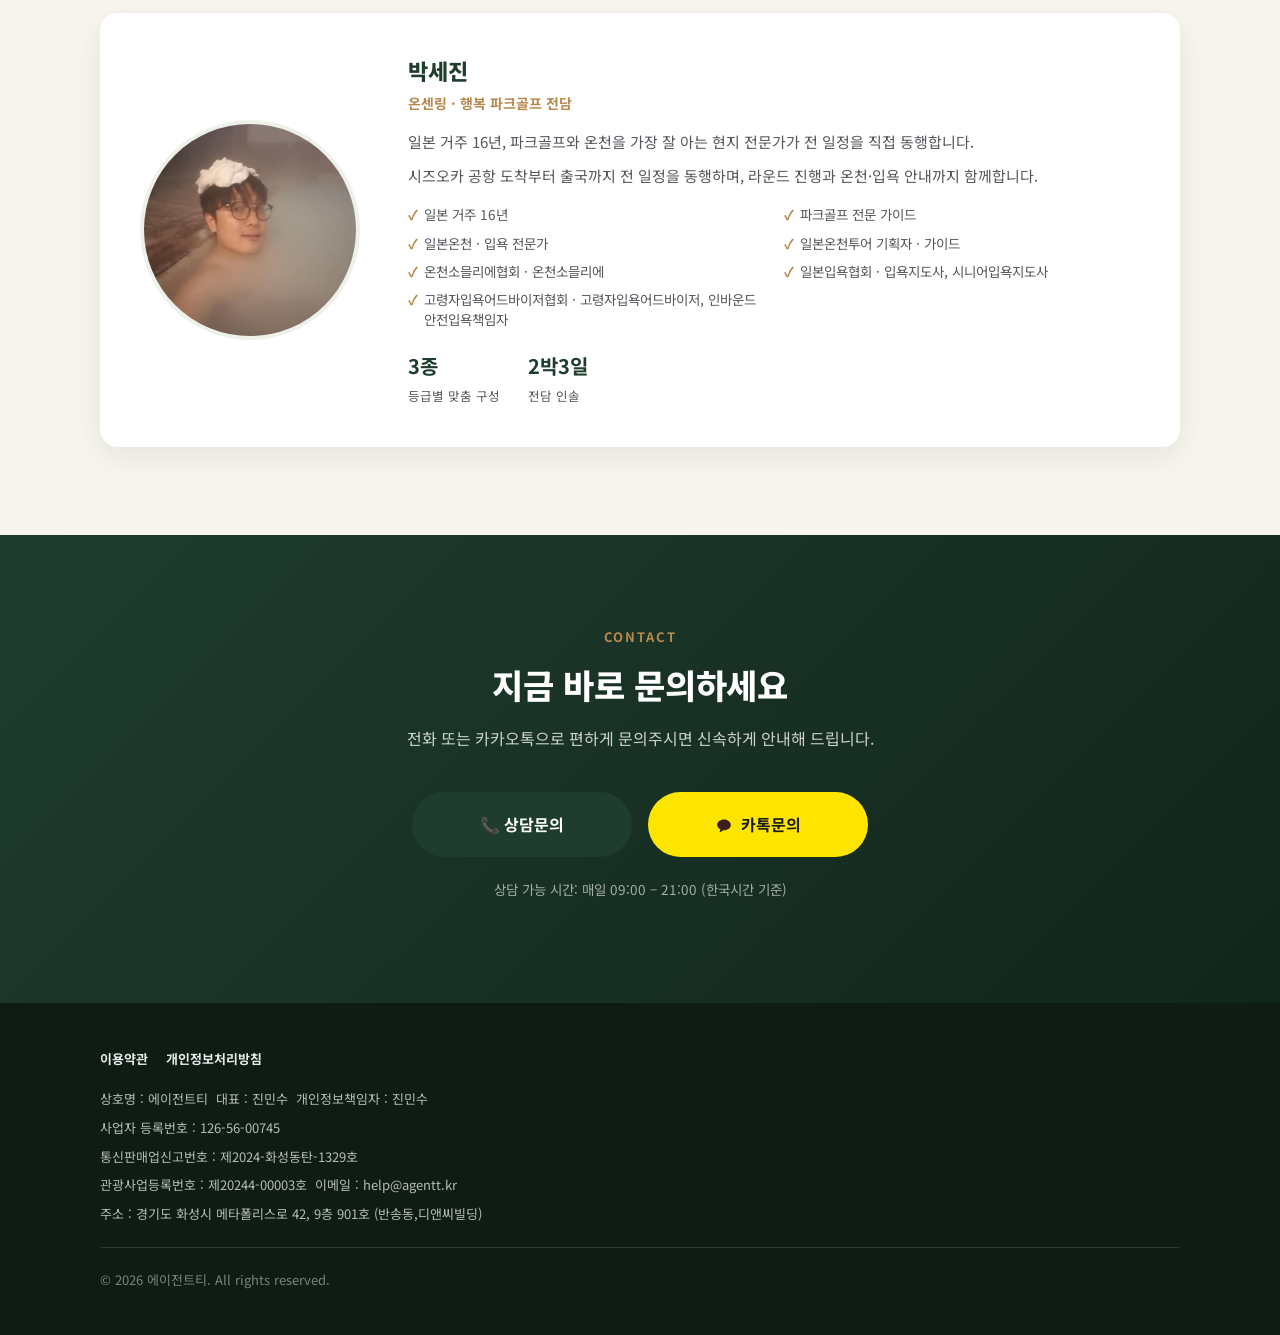
<file: products/susono-premium/index.html>
<!DOCTYPE html>
<html lang="ko">
<head>
<meta charset="UTF-8">
<meta name="viewport" content="width=device-width, initial-scale=1.0">
<title>행복 파크골프 투어 | [품격] 시즈오카, 후지산 파크골프 2박3일</title>
<meta name="description" content="인천-시즈오카 왕복, 파크골프 3회 라운드와 온천호텔 연박(조·석식포함)으로 구성한 품격 있는 2박3일 파크골프 투어. 1인 940,000원~.">
<link rel="canonical" href="https://parkgolf-7nd.pages.dev/products/susono-premium/">

<meta property="og:type" content="website">
<meta property="og:title" content="행복 파크골프 투어 | [품격] 시즈오카, 후지산 파크골프 2박3일">
<meta property="og:description" content="인천-시즈오카 왕복, 파크골프 3회 라운드와 온천호텔 연박(조·석식포함)으로 구성한 품격 있는 2박3일 파크골프 투어. 1인 940,000원~.">
<meta property="og:image" content="/images/og-image.jpg">
<meta property="og:locale" content="ko_KR">

<link rel="preconnect" href="https://fonts.googleapis.com">
<link rel="preconnect" href="https://fonts.gstatic.com" crossorigin>
<link href="https://fonts.googleapis.com/css2?family=Noto+Sans+KR:wght@400;500;600;700;800&display=swap" rel="stylesheet">
<link rel="stylesheet" href="/assets/css/style.css">
</head>
<body>

<!-- ============================== HEADER / GNB ============================== -->
<header class="site-header">
  <nav class="nav">
    <a href="/#top" class="nav-logo">행복 파크골프<span> 투어</span></a>

    <ul class="nav-menu">
      <li class="nav-item has-dropdown">
        <a href="#overview" class="nav-link nav-link--dropdown">상품 <span class="caret">▾</span></a>
        <ul class="nav-dropdown" data-products-dropdown>
          <li>
            <a href="/products/susono-value/" class="nav-dropdown-link">
              <span>[실속] 시즈오카, 후지산 파크골프</span><span class="status">판매중</span>
            </a>
          </li>
          <li>
            <a href="/products/susono-standard/" class="nav-dropdown-link">
              <span>[표준] 시즈오카, 후지산 파크골프</span><span class="status">판매중</span>
            </a>
          </li>
          <li>
            <a href="/products/susono-premium/" class="nav-dropdown-link">
              <span>[품격] 시즈오카, 후지산 파크골프</span><span class="status">판매중</span>
            </a>
          </li>
        </ul>
      </li>
      <li class="nav-item"><a href="#itinerary" class="nav-link">일정</a></li>
      <li class="nav-item"><a href="#price" class="nav-link">요금</a></li>
      <li class="nav-item"><a href="#reviews" class="nav-link">후기</a></li>
      <li class="nav-item"><a href="#guide" class="nav-link">대표가이드</a></li>
      <li class="nav-item"><a href="#contact" class="nav-link">문의</a></li>
    </ul>

    <a href="tel:01082004994" class="nav-phone">📞 상담문의</a>
    <button class="nav-toggle" aria-label="메뉴 열기" aria-expanded="false">
      <span></span><span></span><span></span>
    </button>
  </nav>
</header>

<!-- ============================== HERO ============================== -->
<section class="hero" id="top">
  <div class="hero-slides">
    <div class="hero-slide is-active" style="background-image:url('/images/hero/1.jpg')"></div>
    <div class="hero-slide" style="background-image:url('/images/hero/2.jpg')"></div>
  </div>
  <div class="hero-content">
    <span class="hero-badge">품격 · Premium</span>
    <h1 class="hero-title">라운드 후 온천까지,<br><em>[품격] 시즈오카, 후지산 파크골프 2박3일</em></h1>
    <p class="hero-sub">파크골프 3회 라운드와 온천호텔 연박(조·석식포함)으로 구성한, 프리미엄 휴식이 더해진 코스입니다.</p>
    <div class="cta-row">
      <a href="tel:01082004994" class="btn btn--primary">📞 전화문의</a>
      <a href="https://open.kakao.com/o/sj4xOiPi" target="_blank" rel="noopener" class="btn btn--kakao"><svg class="kakao-icon" viewBox="0 0 24 24" width="18" height="18" aria-hidden="true" focusable="false"><path fill="#3C1E1E" d="M12 4.5c-5.02 0-9.1 3.15-9.1 7.03 0 2.53 1.7 4.75 4.26 6.01l-.94 3.45a.47.47 0 0 0 .71.53l4.06-2.68c.33.03.67.05 1.01.05 5.02 0 9.1-3.15 9.1-7.03S17.02 4.5 12 4.5Z"/></svg> 카톡문의</a>
    </div>
  </div>
</section>

<!-- ============================== 상품 개요 ============================== -->
<section class="section section--alt" id="overview">
  <div class="container">
    <div class="section-head">
      <span class="section-eyebrow">Product Overview</span>
      <h2 class="section-title">상품 개요</h2>
      <p class="section-desc">파크골프 3회 라운드와 온천호텔 숙박을 함께 즐기는 프리미엄 2박3일 코스입니다.</p>
    </div>

    <table class="overview-table">
      <tr><th>상품명</th><td><strong>[품격] 시즈오카, 후지산 파크골프 2박3일</strong></td></tr>
      <tr><th>출발/도착</th><td>인천(ICN) — 시즈오카(FSZ) IN/OUT 권장 (항공권 별도)</td></tr>
      <tr><th>여행기간</th><td>2박 3일</td></tr>
      <tr><th>파크골프 라운드</th><td>3회 (36홀 × 3일)</td></tr>
      <tr><th>여행형태</th><td>소규모 프라이빗 (8인~ 출발, 전용차량 + 한국인 가이드)</td></tr>
      <tr><th>상품가</th><td><strong>940,000원 / 인</strong> (8인~ 출발 기준, 1인)</td></tr>
      <tr><th>예약가능기간</th><td>2026년 9월 28일 ~ 2027년 3월 31일 (일본 연휴·공휴일 기간은 별도 문의)</td></tr>
    </table>
  </div>
</section>

<!-- ============================== 상품 특징 ============================== -->
<section class="section">
  <div class="container">
    <div class="section-head">
      <span class="section-eyebrow">Why This Plan</span>
      <h2 class="section-title">상품 특징</h2>
    </div>

    <div class="feature-grid">
      <div class="feature-card">
        <div class="feature-icon">🏌</div>
        <h3 class="feature-title">파크골프 3회 라운드</h3>
        <p class="feature-text">1~3일차 매일 36홀씩, 표준과 동일한 알찬 라운드 구성입니다.</p>
      </div>
      <div class="feature-card">
        <div class="feature-icon">♨</div>
        <h3 class="feature-title">온천호텔 2박 (조·석식 포함)</h3>
        <p class="feature-text">가와구치코·야마나카코·하코네 온천지구 온천호텔에서 연박합니다.</p>
      </div>
      <div class="feature-card">
        <div class="feature-icon">🍱</div>
        <h3 class="feature-title">호텔 뷔페 또는 가이세키 석식</h3>
        <p class="feature-text">매일 저녁 18시부터 품격 있는 호텔 식사를 즐깁니다.</p>
      </div>
      <div class="feature-card">
        <div class="feature-icon">🚐</div>
        <h3 class="feature-title">전 일정 전용차량 + 가이드</h3>
        <p class="feature-text">시즈오카 공항 픽업부터 샌딩까지 전 일정 전용차량과 한국인 가이드가 동행합니다.</p>
      </div>
    </div>
  </div>
</section>

<!-- ============================== 요금표 ============================== -->
<section class="section section--alt" id="price">
  <div class="container">
    <div class="section-head">
      <span class="section-eyebrow">Price</span>
      <h2 class="section-title">요금 안내</h2>
      <p class="section-desc">8인~ 출발 기준, 1인 요금입니다. 항공권·여행자보험·개인경비는 별도입니다.</p>
    </div>

    <table class="price-table">
      <thead><tr><th>구분</th><th>내용</th></tr></thead>
      <tbody>
      <tr><td>기본 요금</td><td><span class="price-main">940,000원 / 인</span> (8인~ 출발 기준)</td></tr>
      <tr><td>성수기 할증</td><td>토요일·공휴일 출발 시 +55,000원 / 인 / 박</td></tr>
      <tr><td>싱글차지 (1일차)</td><td>1인 1실 이용 시 +55,000원 / 인 / 박</td></tr>
      <tr><td>싱글차지 (2일차)</td><td>1인 1실 이용 시 +110,000원 / 인 / 박</td></tr>
      <tr><td>포함</td><td>전 일정 전용차량 + 한국인 가이드, 온천호텔 2박(조·석식포함), 중식 3회, 파크골프 3회 라운드, 당일치기 온천 2회</td></tr>
      <tr><td>불포함</td><td>왕복 항공권, 여행자보험료, 일정 외 개인경비</td></tr>
      </tbody>
    </table>
    <div class="price-note-list">
      <p>※ 상기 요금은 세금(VAT) 포함가이며, 8인 이상 단체 출발을 기준으로 합니다. 인원·시즌에 따라 변동될 수 있습니다.</p>
      <p>※ 예약가능기간: 2026년 9월 28일(월) ~ 2027년 3월 31일(수). 일본 연휴·공휴일(10/10~10/12, 10/31~11/3, 11/21~11/23, 연말연시, 2/11~2/14, 2/20~2/23, 3/20~3/22) 기간은 별도 문의 바랍니다.</p>
      <p>※ 취소·환불 규정: 출발 8일 전 취소 시 위약금 없음, 7일 전 30%, 3일 전 50%, 2일 전 70%, 하루 전 및 당일 100%.</p>
    </div>
  </div>
</section>

<!-- ============================== 일정표 ============================== -->
<section class="section" id="itinerary">
  <div class="container">
    <div class="section-head">
      <span class="section-eyebrow">3 Days Itinerary</span>
      <h2 class="section-title">일정표</h2>
      <p class="section-desc">항목을 클릭하면 상세 일정을 확인할 수 있습니다.</p>
    </div>

    <div class="itinerary-list">
      <div class="day-card">
        <button class="day-summary">
          <span class="day-num"><small>DAY</small><strong>1</strong></span>
          <span class="day-heading">
            <p class="day-route">인천 출발 → 시즈오카 도착 · 온천호텔 체크인</p>
            <p class="day-brief">파크골프 36홀 라운드 후 온천호텔에서 가이세키 석식</p>
          </span>
          <span class="day-badge">시즈오카</span>
          <span class="day-chevron">▾</span>
        </button>
        <div class="day-detail">
          <div class="day-detail-inner">
            <p>07:10경 인천국제공항 출발(항공권 별도), 09:10경 시즈오카 국제공항 도착 후 가이드 미팅. 니혼다이라 유메테라스 전망대와 시미즈 스시 요코초를 둘러본 뒤 중식을 즐깁니다. 후지산 파크골프장에서 36홀 라운드를 소화하고, 가와구치코·야마나카코·하코네 온천지구의 온천호텔로 이동해 체크인합니다. 18시부터 호텔 뷔페 또는 가이세키 석식과 함께 온천에서 여독을 풉니다.</p>
            <div class="meta-row"><span>🛏 숙박: 가와구치코/야마나카코/하코네 온천호텔 (조·석식포함)</span><span>🍽 조식 불포함 · 중식 현지식 · 석식 호텔식(뷔페/가이세키)</span></div>
          </div>
        </div>
      </div>
      <div class="day-card">
        <button class="day-summary">
          <span class="day-num"><small>DAY</small><strong>2</strong></span>
          <span class="day-heading">
            <p class="day-route">후지산뷰 파크골프장 36홀 · 가와구치코·오시노핫카이</p>
            <p class="day-brief">3개 파크골프장 중 택1 라운드, 당일치기 온천, 후지산뷰 명소 산책</p>
          </span>
          <span class="day-badge">시즈오카</span>
          <span class="day-chevron">▾</span>
        </button>
        <div class="day-detail">
          <div class="day-detail-inner">
            <p>호텔 조식 후 오야마쵸·후지산 주쿠노모리·나가이즈미쵸 파크골프장 중 한 곳에서 36홀 라운드를 진행합니다. 당일치기 온천과 중식을 즐긴 뒤, 가와구치코와 오시노핫카이(세계문화유산)를 산책합니다. 같은 온천호텔로 돌아와 체크인 후 호텔 석식과 온천을 즐깁니다.</p>
            <div class="meta-row"><span>🛏 숙박: 가와구치코/야마나카코/하코네 온천호텔 (연박, 조·석식포함)</span><span>🍽 조식 호텔식 · 중식 현지식 · 석식 호텔식(뷔페/가이세키)</span></div>
          </div>
        </div>
      </div>
      <div class="day-card">
        <button class="day-summary">
          <span class="day-num"><small>DAY</small><strong>3</strong></span>
          <span class="day-heading">
            <p class="day-route">파크골프 3라운드 완주 · 저녁 비행 귀국</p>
            <p class="day-brief">마지막 파크골프 라운드와 온천 후 저녁 항공편으로 귀국</p>
          </span>
          <span class="day-badge">귀국</span>
          <span class="day-chevron">▾</span>
        </button>
        <div class="day-detail">
          <div class="day-detail-inner">
            <p>호텔 조식 후 체크아웃, 파크골프장 3곳 중 한 곳에서 마지막 36홀 라운드를 진행합니다. 당일치기 온천과 중식 후 시즈오카 국제공항으로 이동합니다. 18:10경 시즈오카 국제공항 출발(항공권 별도), 20:25경 인천국제공항 도착과 함께 2박3일 품격 파크골프 투어가 마무리됩니다.</p>
            <div class="meta-row"><span>🛏 숙박: -</span><span>🍽 조식 호텔식 · 중식 현지식 · 석식 불포함</span></div>
          </div>
        </div>
      </div>
    </div>
    <p style="text-align:center;color:var(--color-ink-soft);font-size:13px;margin-top:18px;">
      ※ 상기 일정은 도로 및 기상상황, 항공 스케줄에 따라 변경될 수 있습니다.
    </p>
  </div>
</section>

<!-- ============================== 주요 방문지 ============================== -->
<section class="section" id="destinations">
  <div class="container">
    <div class="section-head">
      <span class="section-eyebrow">Destinations</span>
      <h2 class="section-title">코스 소개</h2>
      <p class="section-desc">후지산 자락의 파크골프장과 온천, 뷰 명소를 소개합니다.</p>
    </div>

    <div class="dest-grid">

      <div class="dest-card">
        <div class="dest-media">
          <img src="/images/destinations/fuji-parkgolf/1.jpg" alt="후지산 파크골프장 1" class="is-active">
          <img src="/images/destinations/fuji-parkgolf/2.jpg" alt="후지산 파크골프장 2">
          <img src="/images/destinations/fuji-parkgolf/3.jpg" alt="후지산 파크골프장 3">
          <div class="dest-thumbs">
            <button class="dest-thumb-dot is-active"></button>
            <button class="dest-thumb-dot"></button>
            <button class="dest-thumb-dot"></button>
          </div>
        </div>
        <div class="dest-body">
          <h3 class="dest-name">후지산 파크골프장</h3>
          <p class="dest-name-en">Mt. Fuji Park Golf</p>
          <p class="dest-desc">후지산을 정면으로 바라보며 즐기는 36홀 파크골프장. 1일차 일정의 하이라이트입니다.</p>
        </div>
      </div>

      <div class="dest-card">
        <div class="dest-media">
          <img src="/images/destinations/oyama-parkgolf/1.jpg" alt="파크골프장 3선 1" class="is-active">
          <img src="/images/destinations/oyama-parkgolf/2.jpg" alt="파크골프장 3선 2">
          <div class="dest-thumbs">
            <button class="dest-thumb-dot is-active"></button>
            <button class="dest-thumb-dot"></button>
          </div>
        </div>
        <div class="dest-body">
          <h3 class="dest-name">파크골프장 3선</h3>
          <p class="dest-name-en">Oyama · Fuji Shukunomori · Nagaizumi</p>
          <p class="dest-desc">오야마쵸, 후지산 주쿠노모리, 나가이즈미쵸 파크골프장 중 당일 컨디션에 맞춰 한 곳을 선택합니다.</p>
        </div>
      </div>

      <div class="dest-card">
        <div class="dest-media">
          <img src="/images/destinations/kawaguchiko/1.jpg" alt="가와구치코 1" class="is-active">
          <img src="/images/destinations/kawaguchiko/2.jpg" alt="오시노핫카이 2">
          <img src="/images/destinations/kawaguchiko/3.jpg" alt="가와구치코 3">
          <div class="dest-thumbs">
            <button class="dest-thumb-dot is-active"></button>
            <button class="dest-thumb-dot"></button>
            <button class="dest-thumb-dot"></button>
          </div>
        </div>
        <div class="dest-body">
          <h3 class="dest-name">가와구치코 · 오시노핫카이</h3>
          <p class="dest-name-en">Lake Kawaguchiko · Oshino Hakkai</p>
          <p class="dest-desc">후지산 뷰가 가장 아름다운 호수 마을과 유네스코 세계문화유산 마을을 산책합니다.</p>
        </div>
      </div>

      <div class="dest-card">
        <div class="dest-media">
          <img src="/images/destinations/onsen/1.jpg" alt="당일치기 온천 1" class="is-active">
          <img src="/images/destinations/onsen/2.jpg" alt="당일치기 온천 2">
          <div class="dest-thumbs">
            <button class="dest-thumb-dot is-active"></button>
            <button class="dest-thumb-dot"></button>
          </div>
        </div>
        <div class="dest-body">
          <h3 class="dest-name">당일치기 온천</h3>
          <p class="dest-name-en">Day-trip Onsen</p>
          <p class="dest-desc">라운드로 쌓인 근육의 피로를 일본 전통 온천에서 풀어냅니다.</p>
        </div>
      </div>

      <div class="dest-card">
        <div class="dest-media">
          <img src="/images/destinations/local-food/1.jpg" alt="엄선된 맛집 1" class="is-active">
          <img src="/images/destinations/local-food/2.jpg" alt="엄선된 맛집 2">
          <div class="dest-thumbs">
            <button class="dest-thumb-dot is-active"></button>
            <button class="dest-thumb-dot"></button>
          </div>
        </div>
        <div class="dest-body">
          <h3 class="dest-name">엄선된 맛집</h3>
          <p class="dest-name-en">Local Gourmet Picks</p>
          <p class="dest-desc">16년차 로컬가이드가 엄선한 현지 맛집에서 든든한 한 끼를 즐깁니다.</p>
        </div>
      </div>

    </div>
  </div>
</section>

<!-- ============================== 포함/불포함사항 ============================== -->
<section class="section section--alt">
  <div class="container">
    <div class="section-head">
      <span class="section-eyebrow">Inclusions</span>
      <h2 class="section-title">포함 · 불포함 사항</h2>
    </div>

    <div class="include-grid">
      <div class="include-card include-card--yes">
        <p class="include-card-title">✅ 포함사항</p>
        <ul>
          <li>전 일정 전용차량 + 한국인 가이드</li>
          <li>시즈오카 온천호텔 2박 (2인 1실, 조·석식포함)</li>
          <li>조식 2회(호텔식) · 중식 3회(현지식) · 석식 2회(호텔식 뷔페/가이세키)</li>
          <li>파크골프 3회 라운드 (36홀 × 3일)</li>
          <li>일정 내 당일치기 온천 2회 입장료</li>
        </ul>
      </div>
      <div class="include-card include-card--no">
        <p class="include-card-title">⛔ 불포함사항</p>
        <ul>
          <li>왕복 항공권</li>
          <li>여행자보험료</li>
          <li>기타 개인경비 (일정 외 식사 등)</li>
        </ul>
      </div>
    </div>
  </div>
</section>

<!-- ============================== 여행 후기 ============================== -->
<section class="section section--alt" id="reviews">
  <div class="container">
    <div class="section-head">
      <span class="section-eyebrow">Reviews</span>
      <h2 class="section-title">여행 후기</h2>
      <p class="section-desc">실제 다녀오신 고객님들의 생생한 후기입니다.</p>
    </div>

    <div class="review-slider-wrap">
      <div class="review-track">

        <article class="review-card">
          <div class="review-media"><img src="/images/reviews/1.jpg" alt="후기 사진 1"></div>
          <div class="review-body">
            <div class="review-meta"><span class="review-stars">★★★★★</span><span>김*수 · 2026.01.12</span></div>
            <p class="review-quote">"후지산을 보면서 치는 파크골프, 인생 첫 경험이었어요. 가이드님이 홀마다 설명도 잘 해주셔서 편했습니다."</p>
            <div class="review-tags"><span class="review-tag">친절해요</span><span class="review-tag">전문적이에요</span></div>
          </div>
        </article>

        <article class="review-card">
          <div class="review-media"><img src="/images/reviews/2.jpg" alt="후기 사진 2"></div>
          <div class="review-body">
            <div class="review-meta"><span class="review-stars">★★★★★</span><span>이*자 · 2026.02.03</span></div>
            <p class="review-quote">"3일 내내 온천까지 즐길 수 있어서 부모님 모시고 다녀오기 딱 좋았어요."</p>
            <div class="review-tags"><span class="review-tag">관리가 잘 되어 있어요</span><span class="review-tag">가족여행 추천</span></div>
          </div>
        </article>

        <article class="review-card">
          <div class="review-media"><img src="/images/reviews/3.jpg" alt="후기 사진 3"></div>
          <div class="review-body">
            <div class="review-meta"><span class="review-stars">★★★★★</span><span>박*호 · 2025.11.22</span></div>
            <p class="review-quote">"표준 코스로 다녀왔는데 3일 내내 알차게 라운드! 후회 없는 선택이었습니다."</p>
            <div class="review-tags"><span class="review-tag">응답이 빨라요</span><span class="review-tag">일정이 알차요</span></div>
          </div>
        </article>

        <article class="review-card">
          <div class="review-media"><img src="/images/reviews/4.jpg" alt="후기 사진 4"></div>
          <div class="review-body">
            <div class="review-meta"><span class="review-stars">★★★★★</span><span>최*영 · 2025.12.30</span></div>
            <p class="review-quote">"품격 코스 온천호텔의 저녁 가이세키가 정말 훌륭했어요."</p>
            <div class="review-tags"><span class="review-tag">숙소가 좋아요</span><span class="review-tag">전문적이에요</span></div>
          </div>
        </article>

        <article class="review-card">
          <div class="review-media"><img src="/images/reviews/5.jpg" alt="후기 사진 5"></div>
          <div class="review-body">
            <div class="review-meta"><span class="review-stars">★★★★★</span><span>정*미 · 2026.02.18</span></div>
            <p class="review-quote">"실속 코스로도 충분히 만족스러웠습니다. 가성비 최고예요."</p>
            <div class="review-tags"><span class="review-tag">가성비 좋아요</span><span class="review-tag">친절해요</span></div>
          </div>
        </article>

        <article class="review-card">
          <div class="review-media"><img src="/images/reviews/6.jpg" alt="후기 사진 6"></div>
          <div class="review-body">
            <div class="review-meta"><span class="review-stars">★★★★★</span><span>한*철 · 2025.10.05</span></div>
            <p class="review-quote">"골프 동호회 8명이서 단체로 다녀왔는데 전용차량이라 이동이 정말 편했어요."</p>
            <div class="review-tags"><span class="review-tag">단체여행 추천</span><span class="review-tag">위치가 찾기 쉬워요</span></div>
          </div>
        </article>

        <article class="review-card">
          <div class="review-media"><img src="/images/reviews/7.jpg" alt="후기 사진 7"></div>
          <div class="review-body">
            <div class="review-meta"><span class="review-stars">★★★★★</span><span>오*진 · 2026.01.29</span></div>
            <p class="review-quote">"가와구치코에서 본 후지산 뷰가 압권이었습니다."</p>
            <div class="review-tags"><span class="review-tag">사진 맛집</span><span class="review-tag">전문적이에요</span></div>
          </div>
        </article>

        <article class="review-card">
          <div class="review-media"><img src="/images/reviews/8.jpg" alt="후기 사진 8"></div>
          <div class="review-body">
            <div class="review-meta"><span class="review-stars">★★★★★</span><span>신*아 · 2025.11.10</span></div>
            <p class="review-quote">"온천과 파크골프를 함께 즐길 수 있는 유일한 상품 같아요."</p>
            <div class="review-tags"><span class="review-tag">친절해요</span><span class="review-tag">관광지와 가까워요</span></div>
          </div>
        </article>

      </div>

      <div class="review-controls">
        <button data-review-prev aria-label="이전 후기">‹</button>
        <button data-review-next aria-label="다음 후기">›</button>
      </div>
    </div>

    <div class="review-more">
      <a href="/#plans">← 등급 비교로 돌아가기</a>
    </div>
  </div>
</section>

<!-- ============================== 가이드 소개 ============================== -->
<section class="section" id="guide">
  <div class="container">
    <div class="section-head">
      <span class="section-eyebrow">Guide</span>
      <h2 class="section-title">대표 가이드 소개</h2>
    </div>

    <div class="guide-block">
      <div class="guide-photo">
        <img src="/images/guide/1.jpg" alt="가이드 박세진 프로필 사진">
      </div>
      <div>
        <h3 class="guide-name">박세진</h3>
        <p class="guide-role">온센링 · 행복 파크골프 전담</p>
        <p class="guide-bio">일본 거주 16년, 파크골프와 온천을 가장 잘 아는 현지 전문가가 전 일정을 직접 동행합니다.</p>
        <p class="guide-bio">시즈오카 공항 도착부터 출국까지 전 일정을 동행하며, 라운드 진행과 온천·입욕 안내까지 함께합니다.</p>
        <ul class="guide-creds">
          <li>일본 거주 16년</li>
          <li>파크골프 전문 가이드</li>
          <li>일본온천 · 입욕 전문가</li>
          <li>일본온천투어 기획자 · 가이드</li>
          <li>온천소믈리에협회 · 온천소믈리에</li>
          <li>일본입욕협회 · 입욕지도사, 시니어입욕지도사</li>
          <li>고령자입욕어드바이저협회 · 고령자입욕어드바이저, 인바운드안전입욕책임자</li>
        </ul>
        <div class="guide-stats">
          <div class="guide-stat"><strong>3종</strong><span>등급별 맞춤 구성</span></div>
          <div class="guide-stat"><strong>2박3일</strong><span>전담 인솔</span></div>
        </div>
      </div>
    </div>
  </div>
</section>

<!-- ============================== 문의하기 ============================== -->
<section class="section contact-section" id="contact">
  <div class="container">
    <span class="section-eyebrow">Contact</span>
    <h2 class="section-title">지금 바로 문의하세요</h2>
    <p class="section-desc">전화 또는 카카오톡으로 편하게 문의주시면 신속하게 안내해 드립니다.</p>
    <div class="contact-cta-row">
      <a href="tel:01082004994" class="btn btn--primary">📞 상담문의</a>
      <a href="https://open.kakao.com/o/sj4xOiPi" target="_blank" rel="noopener" class="btn btn--kakao"><svg class="kakao-icon" viewBox="0 0 24 24" width="18" height="18" aria-hidden="true" focusable="false"><path fill="#3C1E1E" d="M12 4.5c-5.02 0-9.1 3.15-9.1 7.03 0 2.53 1.7 4.75 4.26 6.01l-.94 3.45a.47.47 0 0 0 .71.53l4.06-2.68c.33.03.67.05 1.01.05 5.02 0 9.1-3.15 9.1-7.03S17.02 4.5 12 4.5Z"/></svg> 카톡문의</a>
    </div>
    <p class="contact-note">상담 가능 시간: 매일 09:00 – 21:00 (한국시간 기준)</p>
  </div>
</section>

<!-- ============================== FOOTER ============================== -->
<footer class="site-footer">
  <div class="container">
    <div class="footer-links">
      <a href="/terms.html">이용약관</a>
      <a href="/privacy.html">개인정보처리방침</a>
    </div>
    <div class="footer-info">
      <p>상호명 : 에이전트티&nbsp;&nbsp;대표 : 진민수&nbsp;&nbsp;개인정보책임자 : 진민수</p>
      <p>사업자 등록번호 : 126-56-00745</p>
      <p>통신판매업신고번호 : 제2024-화성동탄-1329호</p>
      <p>관광사업등록번호 : 제20244-00003호&nbsp;&nbsp;이메일 : help@agentt.kr</p>
      <p>주소 : 경기도 화성시 메타폴리스로 42, 9층 901호 (반송동,디앤씨빌딩)</p>
    </div>
    <p class="footer-copy">© 2026 에이전트티. All rights reserved.</p>
  </div>
</footer>

<!-- ============================== 모바일 하단 고정 CTA ============================== -->
<div class="mobile-fab">
  <a href="tel:01082004994" class="btn btn--primary">📞 전화문의</a>
  <a href="https://open.kakao.com/o/sj4xOiPi" target="_blank" rel="noopener" class="btn btn--kakao"><svg class="kakao-icon" viewBox="0 0 24 24" width="18" height="18" aria-hidden="true" focusable="false"><path fill="#3C1E1E" d="M12 4.5c-5.02 0-9.1 3.15-9.1 7.03 0 2.53 1.7 4.75 4.26 6.01l-.94 3.45a.47.47 0 0 0 .71.53l4.06-2.68c.33.03.67.05 1.01.05 5.02 0 9.1-3.15 9.1-7.03S17.02 4.5 12 4.5Z"/></svg> 카톡문의</a>
</div>

<script src="/assets/js/main.js"></script>
</body>
</html>
</file>
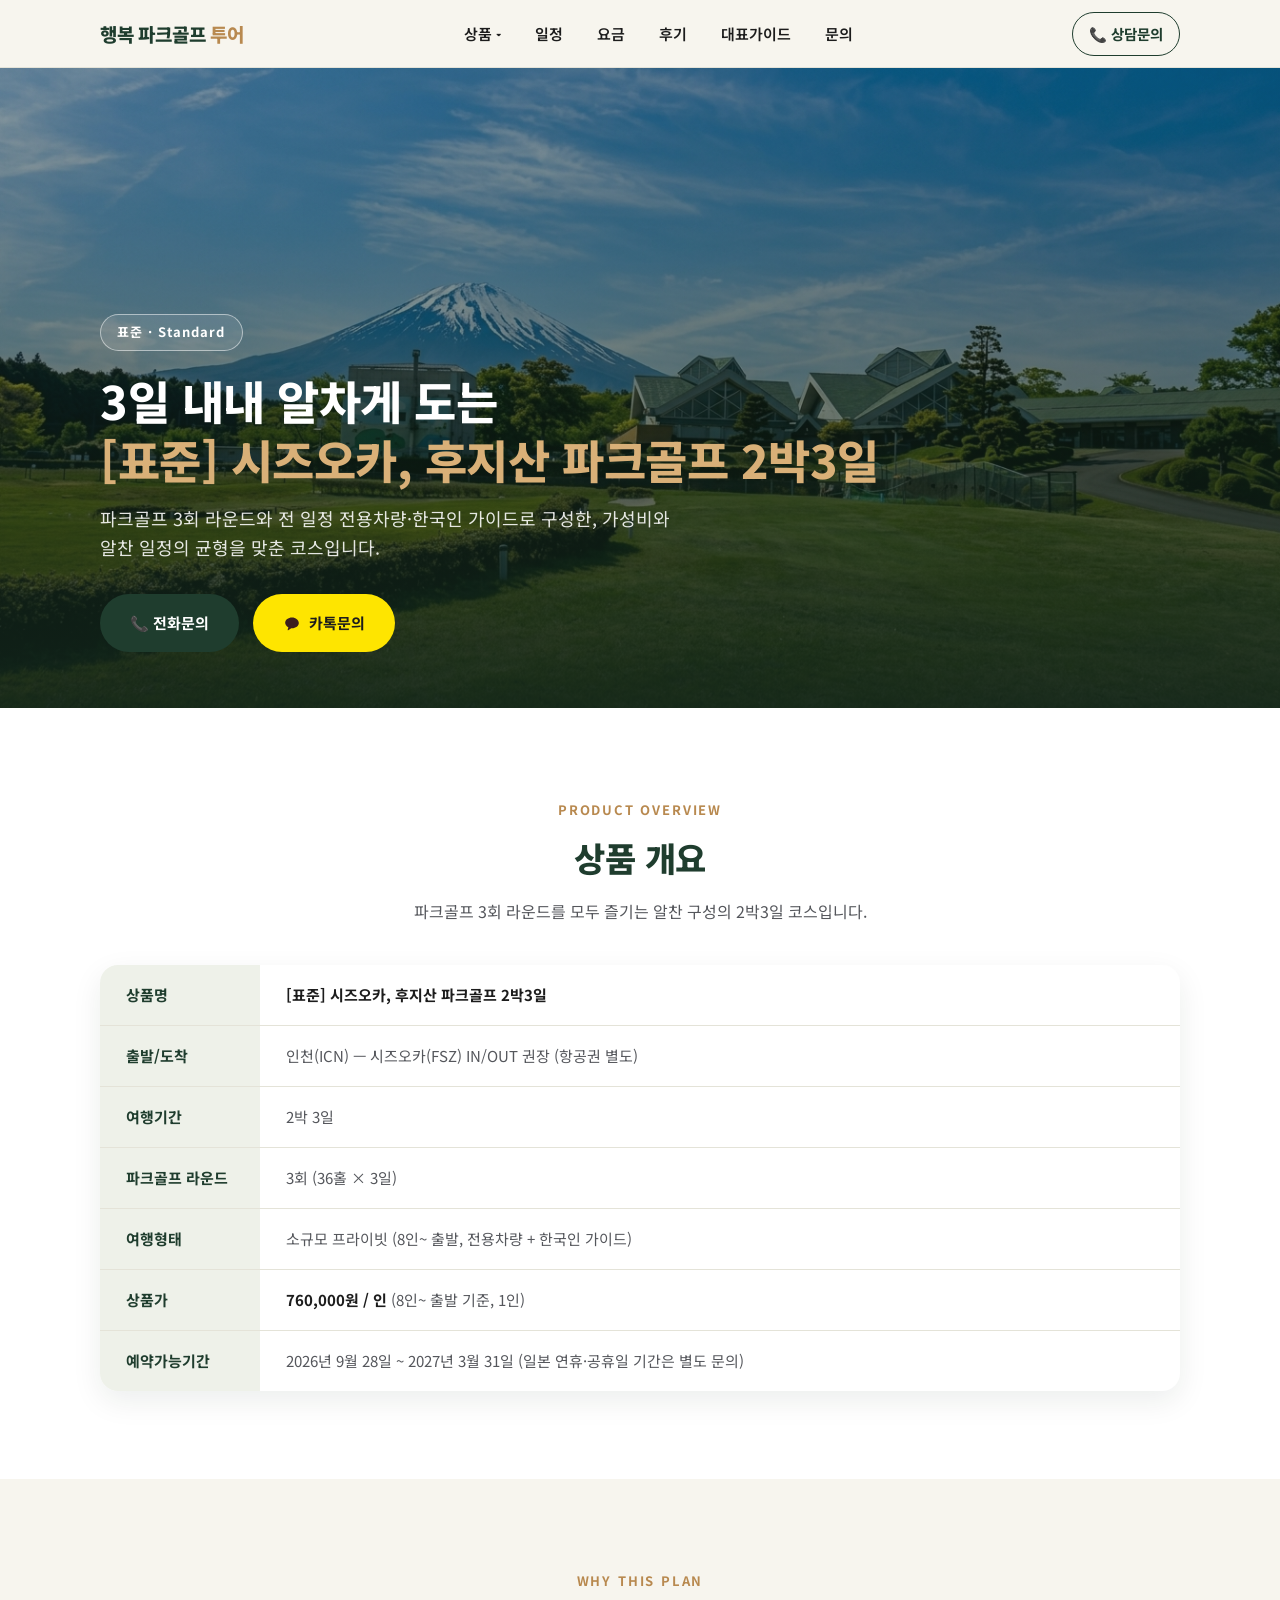
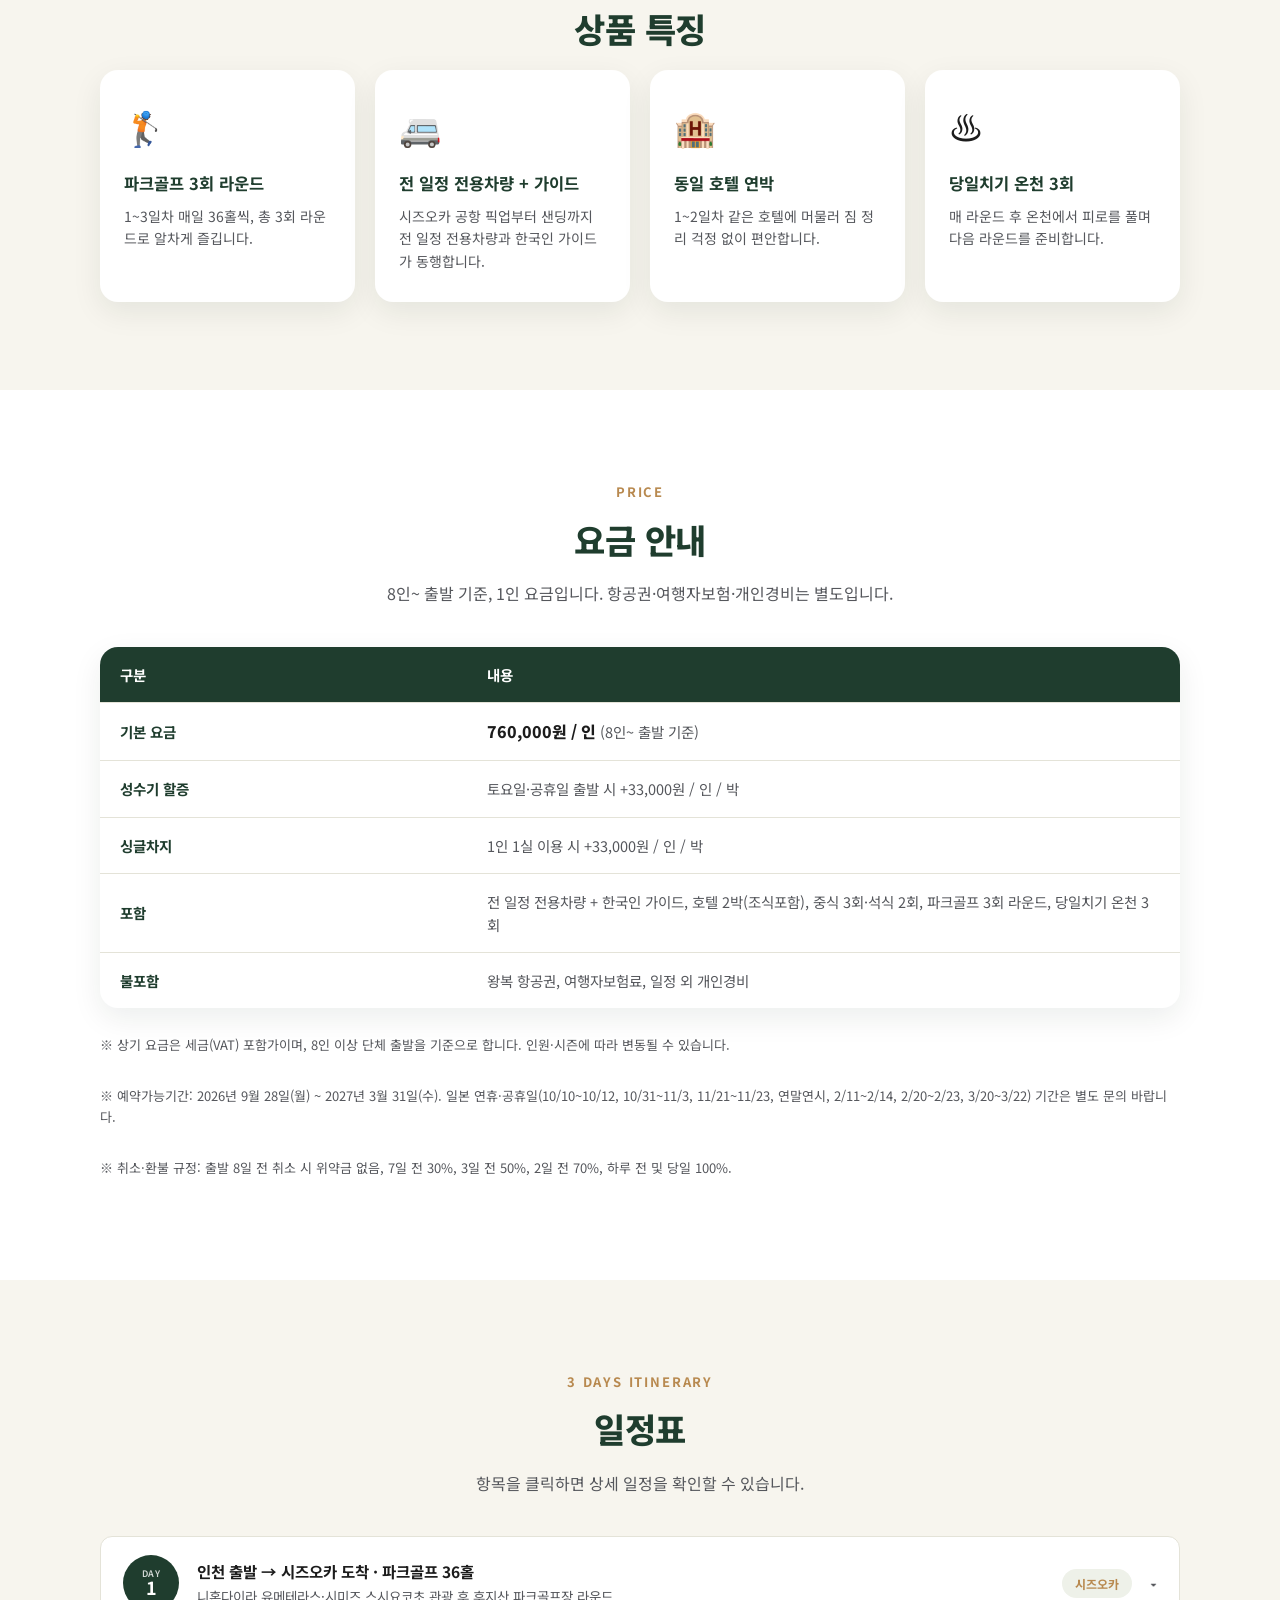
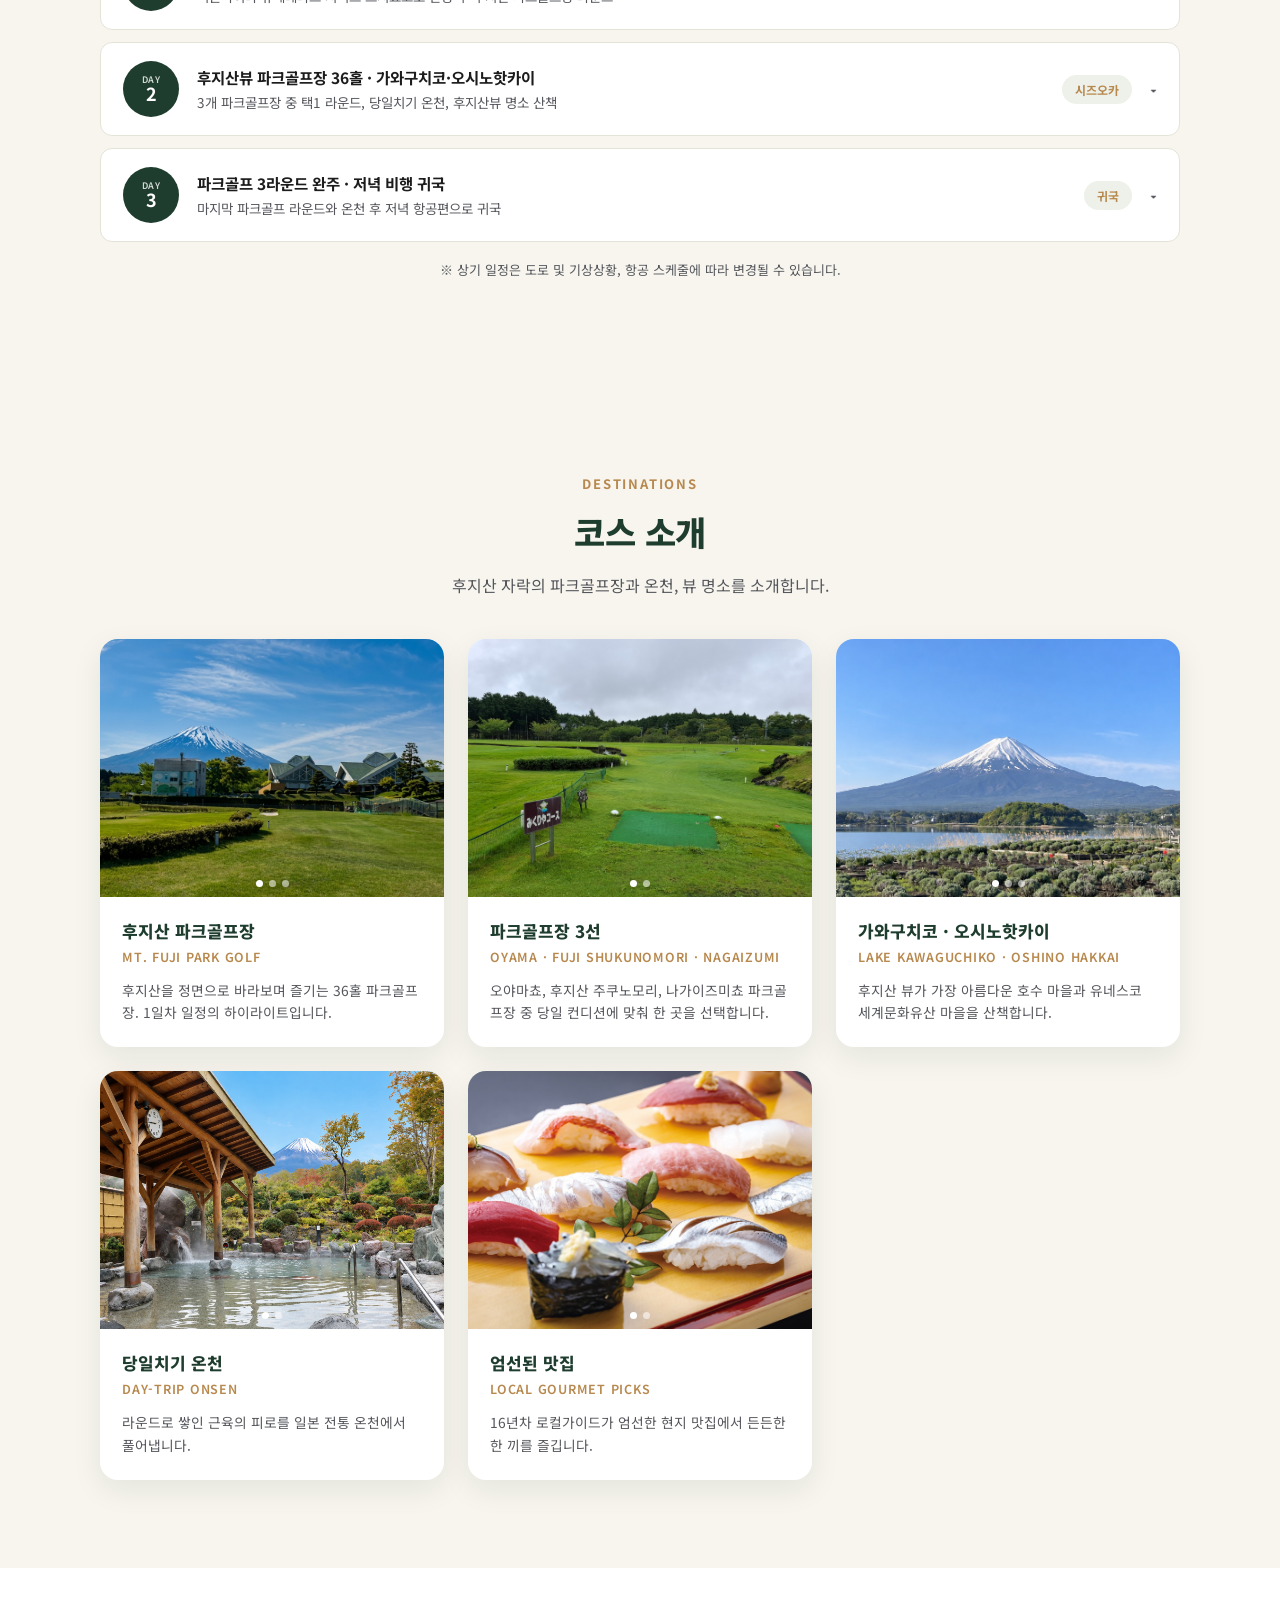
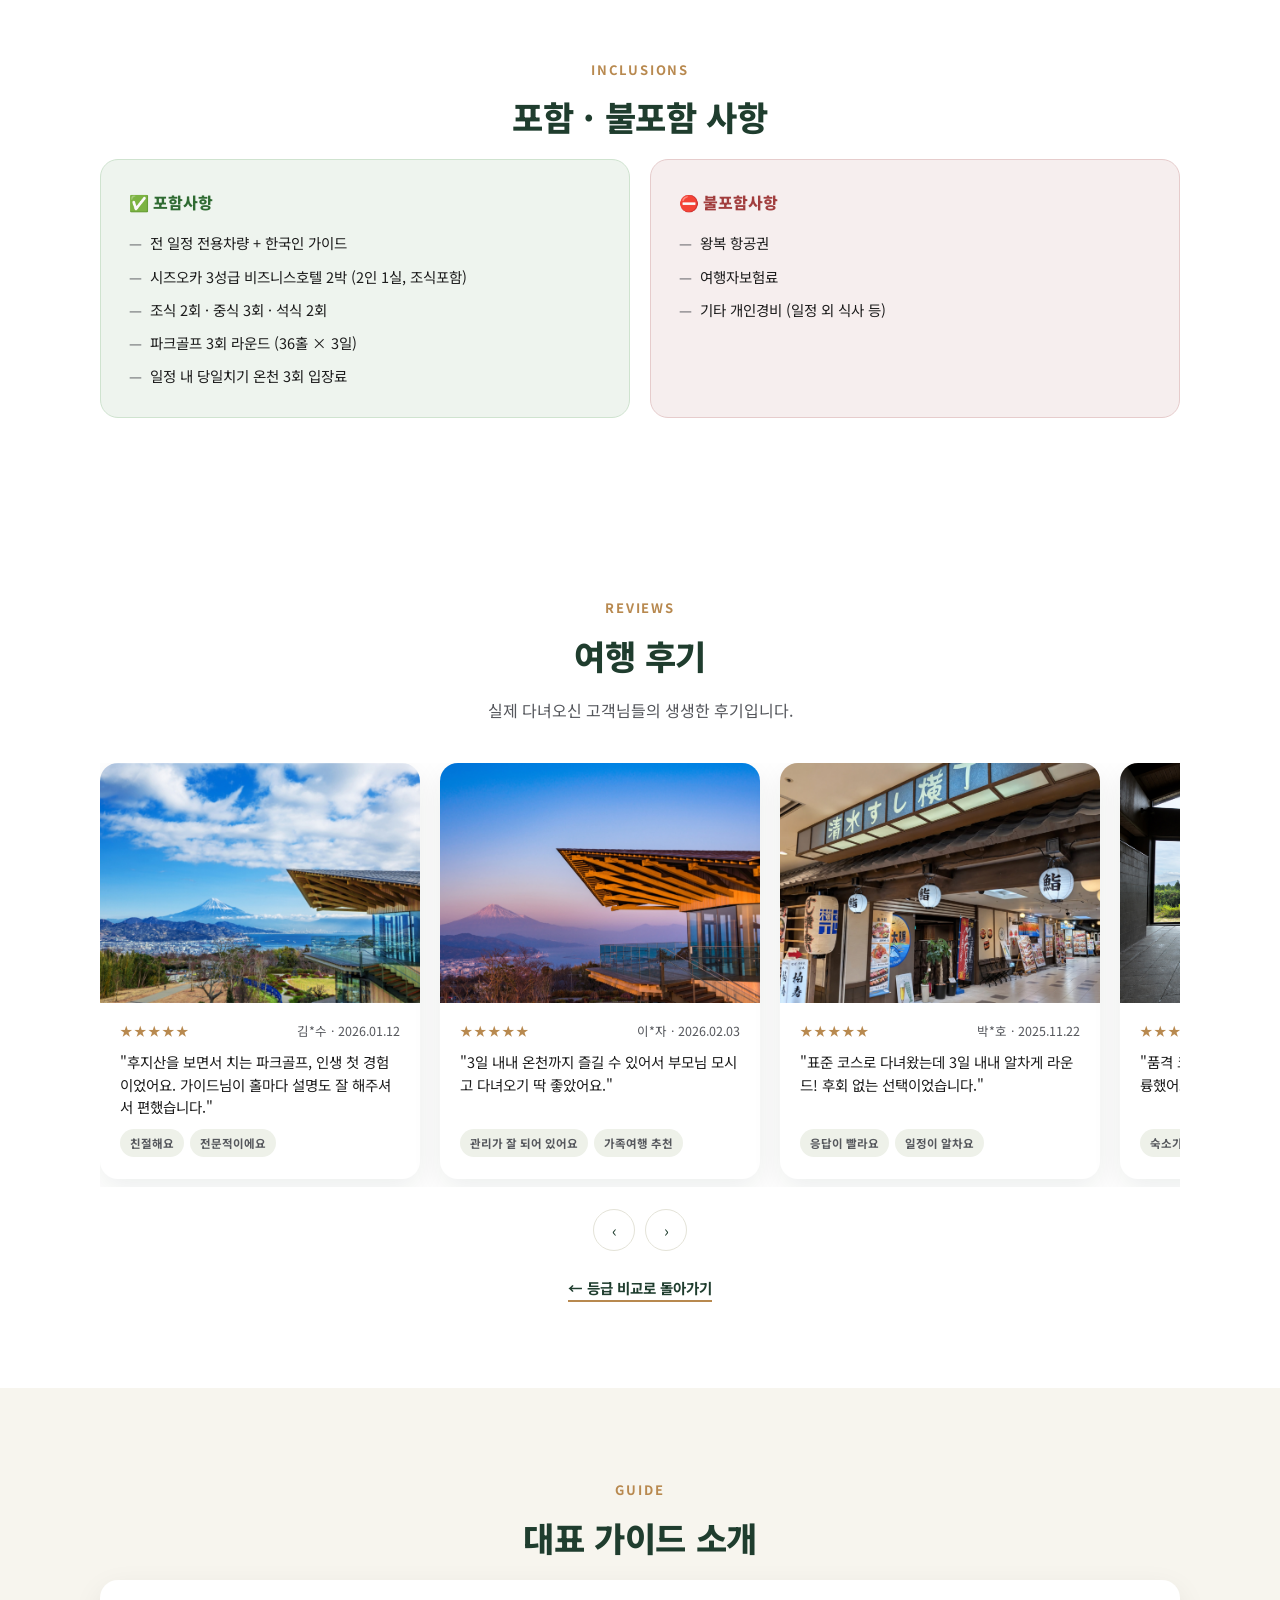
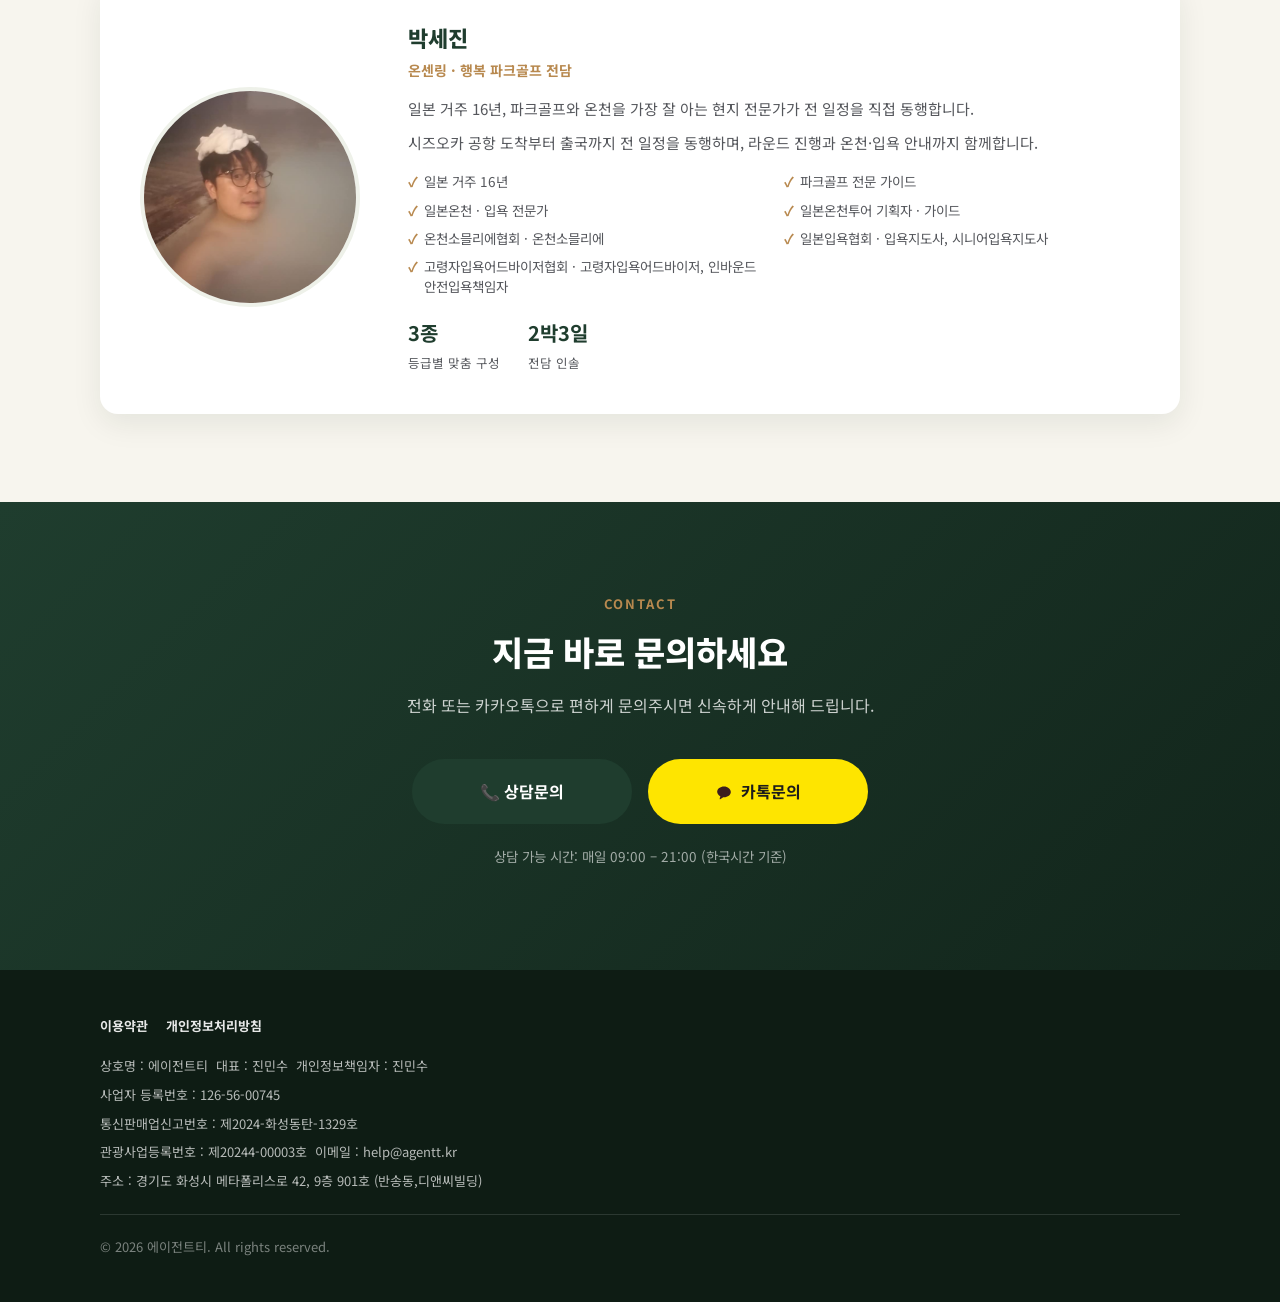
<file: products/susono-standard/index.html>
<!DOCTYPE html>
<html lang="ko">
<head>
<meta charset="UTF-8">
<meta name="viewport" content="width=device-width, initial-scale=1.0">
<title>행복 파크골프 투어 | [표준] 시즈오카, 후지산 파크골프 2박3일</title>
<meta name="description" content="인천-시즈오카 왕복, 파크골프 3회 라운드와 전 일정 전용차량·가이드로 구성한 표준 2박3일 파크골프 투어. 1인 760,000원~.">
<link rel="canonical" href="https://parkgolf-7nd.pages.dev/products/susono-standard/">

<meta property="og:type" content="website">
<meta property="og:title" content="행복 파크골프 투어 | [표준] 시즈오카, 후지산 파크골프 2박3일">
<meta property="og:description" content="인천-시즈오카 왕복, 파크골프 3회 라운드와 전 일정 전용차량·가이드로 구성한 표준 2박3일 파크골프 투어. 1인 760,000원~.">
<meta property="og:image" content="/images/og-image.jpg">
<meta property="og:locale" content="ko_KR">

<link rel="preconnect" href="https://fonts.googleapis.com">
<link rel="preconnect" href="https://fonts.gstatic.com" crossorigin>
<link href="https://fonts.googleapis.com/css2?family=Noto+Sans+KR:wght@400;500;600;700;800&display=swap" rel="stylesheet">
<link rel="stylesheet" href="/assets/css/style.css">
</head>
<body>

<!-- ============================== HEADER / GNB ============================== -->
<header class="site-header">
  <nav class="nav">
    <a href="/#top" class="nav-logo">행복 파크골프<span> 투어</span></a>

    <ul class="nav-menu">
      <li class="nav-item has-dropdown">
        <a href="#overview" class="nav-link nav-link--dropdown">상품 <span class="caret">▾</span></a>
        <ul class="nav-dropdown" data-products-dropdown>
          <li>
            <a href="/products/susono-value/" class="nav-dropdown-link">
              <span>[실속] 시즈오카, 후지산 파크골프</span><span class="status">판매중</span>
            </a>
          </li>
          <li>
            <a href="/products/susono-standard/" class="nav-dropdown-link">
              <span>[표준] 시즈오카, 후지산 파크골프</span><span class="status">판매중</span>
            </a>
          </li>
          <li>
            <a href="/products/susono-premium/" class="nav-dropdown-link">
              <span>[품격] 시즈오카, 후지산 파크골프</span><span class="status">판매중</span>
            </a>
          </li>
        </ul>
      </li>
      <li class="nav-item"><a href="#itinerary" class="nav-link">일정</a></li>
      <li class="nav-item"><a href="#price" class="nav-link">요금</a></li>
      <li class="nav-item"><a href="#reviews" class="nav-link">후기</a></li>
      <li class="nav-item"><a href="#guide" class="nav-link">대표가이드</a></li>
      <li class="nav-item"><a href="#contact" class="nav-link">문의</a></li>
    </ul>

    <a href="tel:01082004994" class="nav-phone">📞 상담문의</a>
    <button class="nav-toggle" aria-label="메뉴 열기" aria-expanded="false">
      <span></span><span></span><span></span>
    </button>
  </nav>
</header>

<!-- ============================== HERO ============================== -->
<section class="hero" id="top">
  <div class="hero-slides">
    <div class="hero-slide is-active" style="background-image:url('/images/hero/1.jpg')"></div>
    <div class="hero-slide" style="background-image:url('/images/hero/2.jpg')"></div>
  </div>
  <div class="hero-content">
    <span class="hero-badge">표준 · Standard</span>
    <h1 class="hero-title">3일 내내 알차게 도는<br><em>[표준] 시즈오카, 후지산 파크골프 2박3일</em></h1>
    <p class="hero-sub">파크골프 3회 라운드와 전 일정 전용차량·한국인 가이드로 구성한, 가성비와 알찬 일정의 균형을 맞춘 코스입니다.</p>
    <div class="cta-row">
      <a href="tel:01082004994" class="btn btn--primary">📞 전화문의</a>
      <a href="https://open.kakao.com/o/sj4xOiPi" target="_blank" rel="noopener" class="btn btn--kakao"><svg class="kakao-icon" viewBox="0 0 24 24" width="18" height="18" aria-hidden="true" focusable="false"><path fill="#3C1E1E" d="M12 4.5c-5.02 0-9.1 3.15-9.1 7.03 0 2.53 1.7 4.75 4.26 6.01l-.94 3.45a.47.47 0 0 0 .71.53l4.06-2.68c.33.03.67.05 1.01.05 5.02 0 9.1-3.15 9.1-7.03S17.02 4.5 12 4.5Z"/></svg> 카톡문의</a>
    </div>
  </div>
</section>

<!-- ============================== 상품 개요 ============================== -->
<section class="section section--alt" id="overview">
  <div class="container">
    <div class="section-head">
      <span class="section-eyebrow">Product Overview</span>
      <h2 class="section-title">상품 개요</h2>
      <p class="section-desc">파크골프 3회 라운드를 모두 즐기는 알찬 구성의 2박3일 코스입니다.</p>
    </div>

    <table class="overview-table">
      <tr><th>상품명</th><td><strong>[표준] 시즈오카, 후지산 파크골프 2박3일</strong></td></tr>
      <tr><th>출발/도착</th><td>인천(ICN) — 시즈오카(FSZ) IN/OUT 권장 (항공권 별도)</td></tr>
      <tr><th>여행기간</th><td>2박 3일</td></tr>
      <tr><th>파크골프 라운드</th><td>3회 (36홀 × 3일)</td></tr>
      <tr><th>여행형태</th><td>소규모 프라이빗 (8인~ 출발, 전용차량 + 한국인 가이드)</td></tr>
      <tr><th>상품가</th><td><strong>760,000원 / 인</strong> (8인~ 출발 기준, 1인)</td></tr>
      <tr><th>예약가능기간</th><td>2026년 9월 28일 ~ 2027년 3월 31일 (일본 연휴·공휴일 기간은 별도 문의)</td></tr>
    </table>
  </div>
</section>

<!-- ============================== 상품 특징 ============================== -->
<section class="section">
  <div class="container">
    <div class="section-head">
      <span class="section-eyebrow">Why This Plan</span>
      <h2 class="section-title">상품 특징</h2>
    </div>

    <div class="feature-grid">
      <div class="feature-card">
        <div class="feature-icon">🏌</div>
        <h3 class="feature-title">파크골프 3회 라운드</h3>
        <p class="feature-text">1~3일차 매일 36홀씩, 총 3회 라운드로 알차게 즐깁니다.</p>
      </div>
      <div class="feature-card">
        <div class="feature-icon">🚐</div>
        <h3 class="feature-title">전 일정 전용차량 + 가이드</h3>
        <p class="feature-text">시즈오카 공항 픽업부터 샌딩까지 전 일정 전용차량과 한국인 가이드가 동행합니다.</p>
      </div>
      <div class="feature-card">
        <div class="feature-icon">🏨</div>
        <h3 class="feature-title">동일 호텔 연박</h3>
        <p class="feature-text">1~2일차 같은 호텔에 머물러 짐 정리 걱정 없이 편안합니다.</p>
      </div>
      <div class="feature-card">
        <div class="feature-icon">♨</div>
        <h3 class="feature-title">당일치기 온천 3회</h3>
        <p class="feature-text">매 라운드 후 온천에서 피로를 풀며 다음 라운드를 준비합니다.</p>
      </div>
    </div>
  </div>
</section>

<!-- ============================== 요금표 ============================== -->
<section class="section section--alt" id="price">
  <div class="container">
    <div class="section-head">
      <span class="section-eyebrow">Price</span>
      <h2 class="section-title">요금 안내</h2>
      <p class="section-desc">8인~ 출발 기준, 1인 요금입니다. 항공권·여행자보험·개인경비는 별도입니다.</p>
    </div>

    <table class="price-table">
      <thead><tr><th>구분</th><th>내용</th></tr></thead>
      <tbody>
      <tr><td>기본 요금</td><td><span class="price-main">760,000원 / 인</span> (8인~ 출발 기준)</td></tr>
      <tr><td>성수기 할증</td><td>토요일·공휴일 출발 시 +33,000원 / 인 / 박</td></tr>
      <tr><td>싱글차지</td><td>1인 1실 이용 시 +33,000원 / 인 / 박</td></tr>
      <tr><td>포함</td><td>전 일정 전용차량 + 한국인 가이드, 호텔 2박(조식포함), 중식 3회·석식 2회, 파크골프 3회 라운드, 당일치기 온천 3회</td></tr>
      <tr><td>불포함</td><td>왕복 항공권, 여행자보험료, 일정 외 개인경비</td></tr>
      </tbody>
    </table>
    <div class="price-note-list">
      <p>※ 상기 요금은 세금(VAT) 포함가이며, 8인 이상 단체 출발을 기준으로 합니다. 인원·시즌에 따라 변동될 수 있습니다.</p>
      <p>※ 예약가능기간: 2026년 9월 28일(월) ~ 2027년 3월 31일(수). 일본 연휴·공휴일(10/10~10/12, 10/31~11/3, 11/21~11/23, 연말연시, 2/11~2/14, 2/20~2/23, 3/20~3/22) 기간은 별도 문의 바랍니다.</p>
      <p>※ 취소·환불 규정: 출발 8일 전 취소 시 위약금 없음, 7일 전 30%, 3일 전 50%, 2일 전 70%, 하루 전 및 당일 100%.</p>
    </div>
  </div>
</section>

<!-- ============================== 일정표 ============================== -->
<section class="section" id="itinerary">
  <div class="container">
    <div class="section-head">
      <span class="section-eyebrow">3 Days Itinerary</span>
      <h2 class="section-title">일정표</h2>
      <p class="section-desc">항목을 클릭하면 상세 일정을 확인할 수 있습니다.</p>
    </div>

    <div class="itinerary-list">
      <div class="day-card">
        <button class="day-summary">
          <span class="day-num"><small>DAY</small><strong>1</strong></span>
          <span class="day-heading">
            <p class="day-route">인천 출발 → 시즈오카 도착 · 파크골프 36홀</p>
            <p class="day-brief">니혼다이라 유메테라스·시미즈 스시요코초 관광 후 후지산 파크골프장 라운드</p>
          </span>
          <span class="day-badge">시즈오카</span>
          <span class="day-chevron">▾</span>
        </button>
        <div class="day-detail">
          <div class="day-detail-inner">
            <p>07:10경 인천국제공항 출발(항공권 별도), 09:10경 시즈오카 국제공항 도착 후 가이드 미팅. 시즈오카 시내로 이동해 니혼다이라 유메테라스 전망대와 시미즈 스시 요코초를 둘러봅니다. 중식 후 후지산 파크골프장(富士山パークゴルフ場)에서 36홀 라운드를 즐기고, 석식 후 호텔로 이동해 체크인합니다.</p>
            <div class="meta-row"><span>🛏 숙박: 고텐바/미시마/스소노 3성급 비즈니스호텔</span><span>🍽 조식 불포함 · 중식 현지식 · 석식 현지식</span></div>
          </div>
        </div>
      </div>
      <div class="day-card">
        <button class="day-summary">
          <span class="day-num"><small>DAY</small><strong>2</strong></span>
          <span class="day-heading">
            <p class="day-route">후지산뷰 파크골프장 36홀 · 가와구치코·오시노핫카이</p>
            <p class="day-brief">3개 파크골프장 중 택1 라운드, 당일치기 온천, 후지산뷰 명소 산책</p>
          </span>
          <span class="day-badge">시즈오카</span>
          <span class="day-chevron">▾</span>
        </button>
        <div class="day-detail">
          <div class="day-detail-inner">
            <p>호텔 조식 후 오야마쵸·후지산 주쿠노모리·나가이즈미쵸 파크골프장 중 한 곳에서 36홀 라운드를 진행합니다. 당일치기 온천과 중식을 즐긴 뒤, 가와구치코와 오시노핫카이(세계문화유산)를 산책합니다. 석식 후 같은 호텔에 다시 체크인합니다.</p>
            <div class="meta-row"><span>🛏 숙박: 고텐바/미시마/스소노 3성급 비즈니스호텔 (연박)</span><span>🍽 조식 호텔식 · 중식 현지식 · 석식 현지식</span></div>
          </div>
        </div>
      </div>
      <div class="day-card">
        <button class="day-summary">
          <span class="day-num"><small>DAY</small><strong>3</strong></span>
          <span class="day-heading">
            <p class="day-route">파크골프 3라운드 완주 · 저녁 비행 귀국</p>
            <p class="day-brief">마지막 파크골프 라운드와 온천 후 저녁 항공편으로 귀국</p>
          </span>
          <span class="day-badge">귀국</span>
          <span class="day-chevron">▾</span>
        </button>
        <div class="day-detail">
          <div class="day-detail-inner">
            <p>호텔 조식 후 체크아웃, 파크골프장 3곳 중 한 곳에서 마지막 36홀 라운드를 진행합니다. 당일치기 온천과 중식 후 시즈오카 국제공항으로 이동합니다. 18:10경 시즈오카 국제공항 출발(항공권 별도), 20:25경 인천국제공항 도착과 함께 2박3일 표준 파크골프 투어가 마무리됩니다.</p>
            <div class="meta-row"><span>🛏 숙박: -</span><span>🍽 조식 호텔식 · 중식 현지식 · 석식 불포함</span></div>
          </div>
        </div>
      </div>
    </div>
    <p style="text-align:center;color:var(--color-ink-soft);font-size:13px;margin-top:18px;">
      ※ 상기 일정은 도로 및 기상상황, 항공 스케줄에 따라 변경될 수 있습니다.
    </p>
  </div>
</section>

<!-- ============================== 주요 방문지 ============================== -->
<section class="section" id="destinations">
  <div class="container">
    <div class="section-head">
      <span class="section-eyebrow">Destinations</span>
      <h2 class="section-title">코스 소개</h2>
      <p class="section-desc">후지산 자락의 파크골프장과 온천, 뷰 명소를 소개합니다.</p>
    </div>

    <div class="dest-grid">

      <div class="dest-card">
        <div class="dest-media">
          <img src="/images/destinations/fuji-parkgolf/1.jpg" alt="후지산 파크골프장 1" class="is-active">
          <img src="/images/destinations/fuji-parkgolf/2.jpg" alt="후지산 파크골프장 2">
          <img src="/images/destinations/fuji-parkgolf/3.jpg" alt="후지산 파크골프장 3">
          <div class="dest-thumbs">
            <button class="dest-thumb-dot is-active"></button>
            <button class="dest-thumb-dot"></button>
            <button class="dest-thumb-dot"></button>
          </div>
        </div>
        <div class="dest-body">
          <h3 class="dest-name">후지산 파크골프장</h3>
          <p class="dest-name-en">Mt. Fuji Park Golf</p>
          <p class="dest-desc">후지산을 정면으로 바라보며 즐기는 36홀 파크골프장. 1일차 일정의 하이라이트입니다.</p>
        </div>
      </div>

      <div class="dest-card">
        <div class="dest-media">
          <img src="/images/destinations/oyama-parkgolf/1.jpg" alt="파크골프장 3선 1" class="is-active">
          <img src="/images/destinations/oyama-parkgolf/2.jpg" alt="파크골프장 3선 2">
          <div class="dest-thumbs">
            <button class="dest-thumb-dot is-active"></button>
            <button class="dest-thumb-dot"></button>
          </div>
        </div>
        <div class="dest-body">
          <h3 class="dest-name">파크골프장 3선</h3>
          <p class="dest-name-en">Oyama · Fuji Shukunomori · Nagaizumi</p>
          <p class="dest-desc">오야마쵸, 후지산 주쿠노모리, 나가이즈미쵸 파크골프장 중 당일 컨디션에 맞춰 한 곳을 선택합니다.</p>
        </div>
      </div>

      <div class="dest-card">
        <div class="dest-media">
          <img src="/images/destinations/kawaguchiko/1.jpg" alt="가와구치코 1" class="is-active">
          <img src="/images/destinations/kawaguchiko/2.jpg" alt="오시노핫카이 2">
          <img src="/images/destinations/kawaguchiko/3.jpg" alt="가와구치코 3">
          <div class="dest-thumbs">
            <button class="dest-thumb-dot is-active"></button>
            <button class="dest-thumb-dot"></button>
            <button class="dest-thumb-dot"></button>
          </div>
        </div>
        <div class="dest-body">
          <h3 class="dest-name">가와구치코 · 오시노핫카이</h3>
          <p class="dest-name-en">Lake Kawaguchiko · Oshino Hakkai</p>
          <p class="dest-desc">후지산 뷰가 가장 아름다운 호수 마을과 유네스코 세계문화유산 마을을 산책합니다.</p>
        </div>
      </div>

      <div class="dest-card">
        <div class="dest-media">
          <img src="/images/destinations/onsen/1.jpg" alt="당일치기 온천 1" class="is-active">
          <img src="/images/destinations/onsen/2.jpg" alt="당일치기 온천 2">
          <div class="dest-thumbs">
            <button class="dest-thumb-dot is-active"></button>
            <button class="dest-thumb-dot"></button>
          </div>
        </div>
        <div class="dest-body">
          <h3 class="dest-name">당일치기 온천</h3>
          <p class="dest-name-en">Day-trip Onsen</p>
          <p class="dest-desc">라운드로 쌓인 근육의 피로를 일본 전통 온천에서 풀어냅니다.</p>
        </div>
      </div>

      <div class="dest-card">
        <div class="dest-media">
          <img src="/images/destinations/local-food/1.jpg" alt="엄선된 맛집 1" class="is-active">
          <img src="/images/destinations/local-food/2.jpg" alt="엄선된 맛집 2">
          <div class="dest-thumbs">
            <button class="dest-thumb-dot is-active"></button>
            <button class="dest-thumb-dot"></button>
          </div>
        </div>
        <div class="dest-body">
          <h3 class="dest-name">엄선된 맛집</h3>
          <p class="dest-name-en">Local Gourmet Picks</p>
          <p class="dest-desc">16년차 로컬가이드가 엄선한 현지 맛집에서 든든한 한 끼를 즐깁니다.</p>
        </div>
      </div>

    </div>
  </div>
</section>

<!-- ============================== 포함/불포함사항 ============================== -->
<section class="section section--alt">
  <div class="container">
    <div class="section-head">
      <span class="section-eyebrow">Inclusions</span>
      <h2 class="section-title">포함 · 불포함 사항</h2>
    </div>

    <div class="include-grid">
      <div class="include-card include-card--yes">
        <p class="include-card-title">✅ 포함사항</p>
        <ul>
          <li>전 일정 전용차량 + 한국인 가이드</li>
          <li>시즈오카 3성급 비즈니스호텔 2박 (2인 1실, 조식포함)</li>
          <li>조식 2회 · 중식 3회 · 석식 2회</li>
          <li>파크골프 3회 라운드 (36홀 × 3일)</li>
          <li>일정 내 당일치기 온천 3회 입장료</li>
        </ul>
      </div>
      <div class="include-card include-card--no">
        <p class="include-card-title">⛔ 불포함사항</p>
        <ul>
          <li>왕복 항공권</li>
          <li>여행자보험료</li>
          <li>기타 개인경비 (일정 외 식사 등)</li>
        </ul>
      </div>
    </div>
  </div>
</section>

<!-- ============================== 여행 후기 ============================== -->
<section class="section section--alt" id="reviews">
  <div class="container">
    <div class="section-head">
      <span class="section-eyebrow">Reviews</span>
      <h2 class="section-title">여행 후기</h2>
      <p class="section-desc">실제 다녀오신 고객님들의 생생한 후기입니다.</p>
    </div>

    <div class="review-slider-wrap">
      <div class="review-track">

        <article class="review-card">
          <div class="review-media"><img src="/images/reviews/1.jpg" alt="후기 사진 1"></div>
          <div class="review-body">
            <div class="review-meta"><span class="review-stars">★★★★★</span><span>김*수 · 2026.01.12</span></div>
            <p class="review-quote">"후지산을 보면서 치는 파크골프, 인생 첫 경험이었어요. 가이드님이 홀마다 설명도 잘 해주셔서 편했습니다."</p>
            <div class="review-tags"><span class="review-tag">친절해요</span><span class="review-tag">전문적이에요</span></div>
          </div>
        </article>

        <article class="review-card">
          <div class="review-media"><img src="/images/reviews/2.jpg" alt="후기 사진 2"></div>
          <div class="review-body">
            <div class="review-meta"><span class="review-stars">★★★★★</span><span>이*자 · 2026.02.03</span></div>
            <p class="review-quote">"3일 내내 온천까지 즐길 수 있어서 부모님 모시고 다녀오기 딱 좋았어요."</p>
            <div class="review-tags"><span class="review-tag">관리가 잘 되어 있어요</span><span class="review-tag">가족여행 추천</span></div>
          </div>
        </article>

        <article class="review-card">
          <div class="review-media"><img src="/images/reviews/3.jpg" alt="후기 사진 3"></div>
          <div class="review-body">
            <div class="review-meta"><span class="review-stars">★★★★★</span><span>박*호 · 2025.11.22</span></div>
            <p class="review-quote">"표준 코스로 다녀왔는데 3일 내내 알차게 라운드! 후회 없는 선택이었습니다."</p>
            <div class="review-tags"><span class="review-tag">응답이 빨라요</span><span class="review-tag">일정이 알차요</span></div>
          </div>
        </article>

        <article class="review-card">
          <div class="review-media"><img src="/images/reviews/4.jpg" alt="후기 사진 4"></div>
          <div class="review-body">
            <div class="review-meta"><span class="review-stars">★★★★★</span><span>최*영 · 2025.12.30</span></div>
            <p class="review-quote">"품격 코스 온천호텔의 저녁 가이세키가 정말 훌륭했어요."</p>
            <div class="review-tags"><span class="review-tag">숙소가 좋아요</span><span class="review-tag">전문적이에요</span></div>
          </div>
        </article>

        <article class="review-card">
          <div class="review-media"><img src="/images/reviews/5.jpg" alt="후기 사진 5"></div>
          <div class="review-body">
            <div class="review-meta"><span class="review-stars">★★★★★</span><span>정*미 · 2026.02.18</span></div>
            <p class="review-quote">"실속 코스로도 충분히 만족스러웠습니다. 가성비 최고예요."</p>
            <div class="review-tags"><span class="review-tag">가성비 좋아요</span><span class="review-tag">친절해요</span></div>
          </div>
        </article>

        <article class="review-card">
          <div class="review-media"><img src="/images/reviews/6.jpg" alt="후기 사진 6"></div>
          <div class="review-body">
            <div class="review-meta"><span class="review-stars">★★★★★</span><span>한*철 · 2025.10.05</span></div>
            <p class="review-quote">"골프 동호회 8명이서 단체로 다녀왔는데 전용차량이라 이동이 정말 편했어요."</p>
            <div class="review-tags"><span class="review-tag">단체여행 추천</span><span class="review-tag">위치가 찾기 쉬워요</span></div>
          </div>
        </article>

        <article class="review-card">
          <div class="review-media"><img src="/images/reviews/7.jpg" alt="후기 사진 7"></div>
          <div class="review-body">
            <div class="review-meta"><span class="review-stars">★★★★★</span><span>오*진 · 2026.01.29</span></div>
            <p class="review-quote">"가와구치코에서 본 후지산 뷰가 압권이었습니다."</p>
            <div class="review-tags"><span class="review-tag">사진 맛집</span><span class="review-tag">전문적이에요</span></div>
          </div>
        </article>

        <article class="review-card">
          <div class="review-media"><img src="/images/reviews/8.jpg" alt="후기 사진 8"></div>
          <div class="review-body">
            <div class="review-meta"><span class="review-stars">★★★★★</span><span>신*아 · 2025.11.10</span></div>
            <p class="review-quote">"온천과 파크골프를 함께 즐길 수 있는 유일한 상품 같아요."</p>
            <div class="review-tags"><span class="review-tag">친절해요</span><span class="review-tag">관광지와 가까워요</span></div>
          </div>
        </article>

      </div>

      <div class="review-controls">
        <button data-review-prev aria-label="이전 후기">‹</button>
        <button data-review-next aria-label="다음 후기">›</button>
      </div>
    </div>

    <div class="review-more">
      <a href="/#plans">← 등급 비교로 돌아가기</a>
    </div>
  </div>
</section>

<!-- ============================== 가이드 소개 ============================== -->
<section class="section" id="guide">
  <div class="container">
    <div class="section-head">
      <span class="section-eyebrow">Guide</span>
      <h2 class="section-title">대표 가이드 소개</h2>
    </div>

    <div class="guide-block">
      <div class="guide-photo">
        <img src="/images/guide/1.jpg" alt="가이드 박세진 프로필 사진">
      </div>
      <div>
        <h3 class="guide-name">박세진</h3>
        <p class="guide-role">온센링 · 행복 파크골프 전담</p>
        <p class="guide-bio">일본 거주 16년, 파크골프와 온천을 가장 잘 아는 현지 전문가가 전 일정을 직접 동행합니다.</p>
        <p class="guide-bio">시즈오카 공항 도착부터 출국까지 전 일정을 동행하며, 라운드 진행과 온천·입욕 안내까지 함께합니다.</p>
        <ul class="guide-creds">
          <li>일본 거주 16년</li>
          <li>파크골프 전문 가이드</li>
          <li>일본온천 · 입욕 전문가</li>
          <li>일본온천투어 기획자 · 가이드</li>
          <li>온천소믈리에협회 · 온천소믈리에</li>
          <li>일본입욕협회 · 입욕지도사, 시니어입욕지도사</li>
          <li>고령자입욕어드바이저협회 · 고령자입욕어드바이저, 인바운드안전입욕책임자</li>
        </ul>
        <div class="guide-stats">
          <div class="guide-stat"><strong>3종</strong><span>등급별 맞춤 구성</span></div>
          <div class="guide-stat"><strong>2박3일</strong><span>전담 인솔</span></div>
        </div>
      </div>
    </div>
  </div>
</section>

<!-- ============================== 문의하기 ============================== -->
<section class="section contact-section" id="contact">
  <div class="container">
    <span class="section-eyebrow">Contact</span>
    <h2 class="section-title">지금 바로 문의하세요</h2>
    <p class="section-desc">전화 또는 카카오톡으로 편하게 문의주시면 신속하게 안내해 드립니다.</p>
    <div class="contact-cta-row">
      <a href="tel:01082004994" class="btn btn--primary">📞 상담문의</a>
      <a href="https://open.kakao.com/o/sj4xOiPi" target="_blank" rel="noopener" class="btn btn--kakao"><svg class="kakao-icon" viewBox="0 0 24 24" width="18" height="18" aria-hidden="true" focusable="false"><path fill="#3C1E1E" d="M12 4.5c-5.02 0-9.1 3.15-9.1 7.03 0 2.53 1.7 4.75 4.26 6.01l-.94 3.45a.47.47 0 0 0 .71.53l4.06-2.68c.33.03.67.05 1.01.05 5.02 0 9.1-3.15 9.1-7.03S17.02 4.5 12 4.5Z"/></svg> 카톡문의</a>
    </div>
    <p class="contact-note">상담 가능 시간: 매일 09:00 – 21:00 (한국시간 기준)</p>
  </div>
</section>

<!-- ============================== FOOTER ============================== -->
<footer class="site-footer">
  <div class="container">
    <div class="footer-links">
      <a href="/terms.html">이용약관</a>
      <a href="/privacy.html">개인정보처리방침</a>
    </div>
    <div class="footer-info">
      <p>상호명 : 에이전트티&nbsp;&nbsp;대표 : 진민수&nbsp;&nbsp;개인정보책임자 : 진민수</p>
      <p>사업자 등록번호 : 126-56-00745</p>
      <p>통신판매업신고번호 : 제2024-화성동탄-1329호</p>
      <p>관광사업등록번호 : 제20244-00003호&nbsp;&nbsp;이메일 : help@agentt.kr</p>
      <p>주소 : 경기도 화성시 메타폴리스로 42, 9층 901호 (반송동,디앤씨빌딩)</p>
    </div>
    <p class="footer-copy">© 2026 에이전트티. All rights reserved.</p>
  </div>
</footer>

<!-- ============================== 모바일 하단 고정 CTA ============================== -->
<div class="mobile-fab">
  <a href="tel:01082004994" class="btn btn--primary">📞 전화문의</a>
  <a href="https://open.kakao.com/o/sj4xOiPi" target="_blank" rel="noopener" class="btn btn--kakao"><svg class="kakao-icon" viewBox="0 0 24 24" width="18" height="18" aria-hidden="true" focusable="false"><path fill="#3C1E1E" d="M12 4.5c-5.02 0-9.1 3.15-9.1 7.03 0 2.53 1.7 4.75 4.26 6.01l-.94 3.45a.47.47 0 0 0 .71.53l4.06-2.68c.33.03.67.05 1.01.05 5.02 0 9.1-3.15 9.1-7.03S17.02 4.5 12 4.5Z"/></svg> 카톡문의</a>
</div>

<script src="/assets/js/main.js"></script>
</body>
</html>
</file>
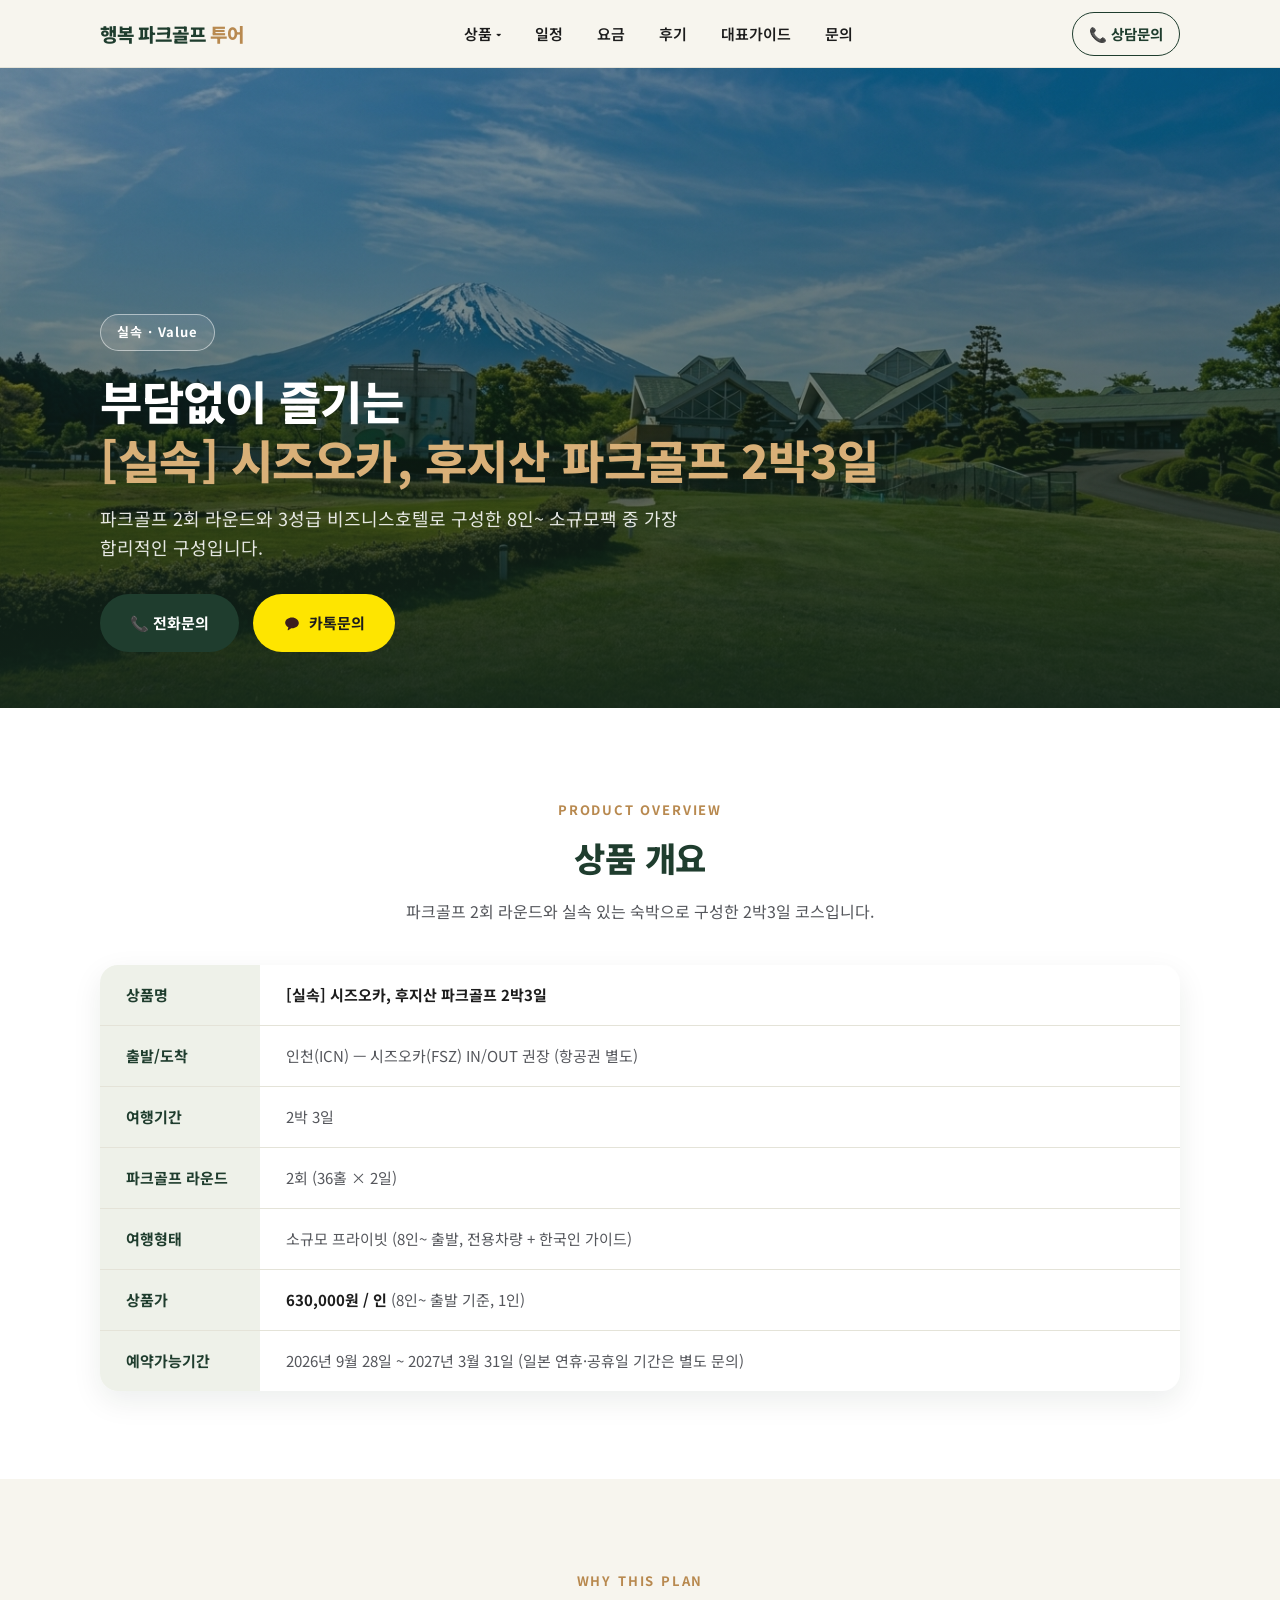
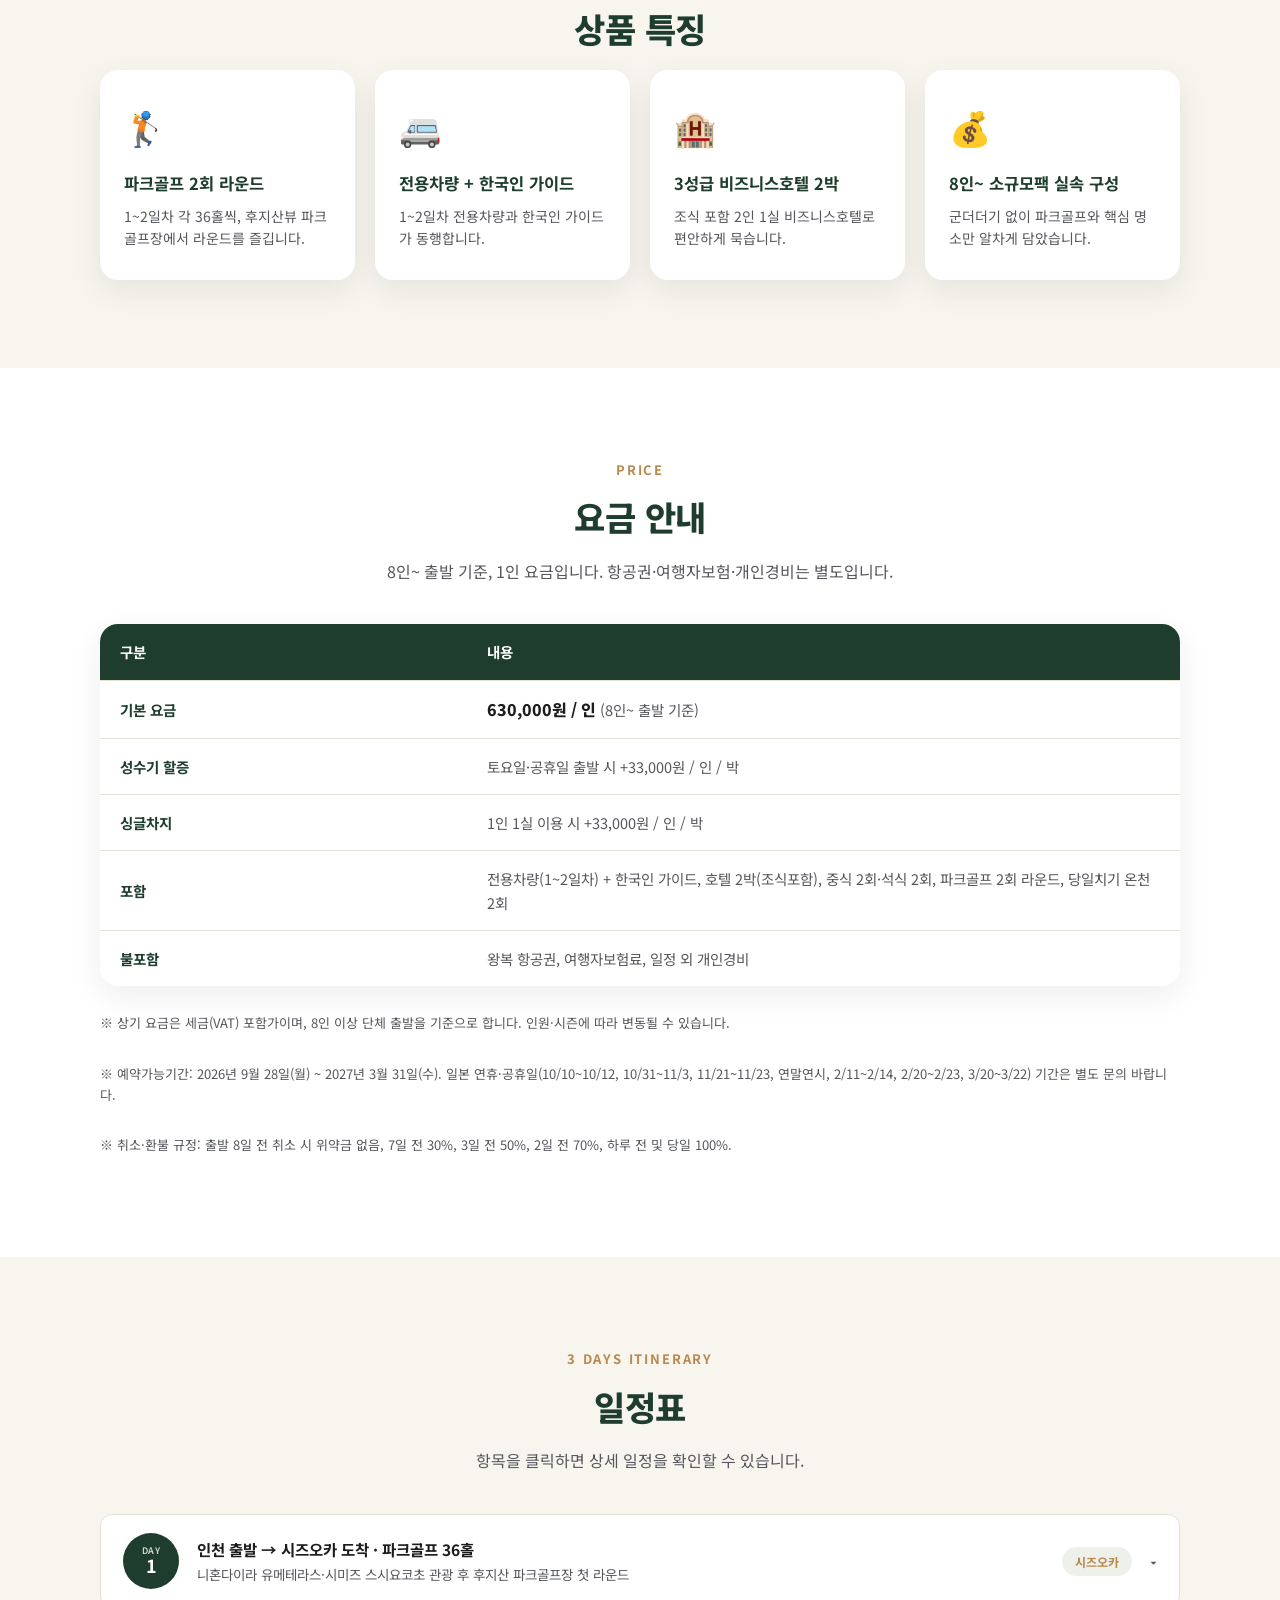
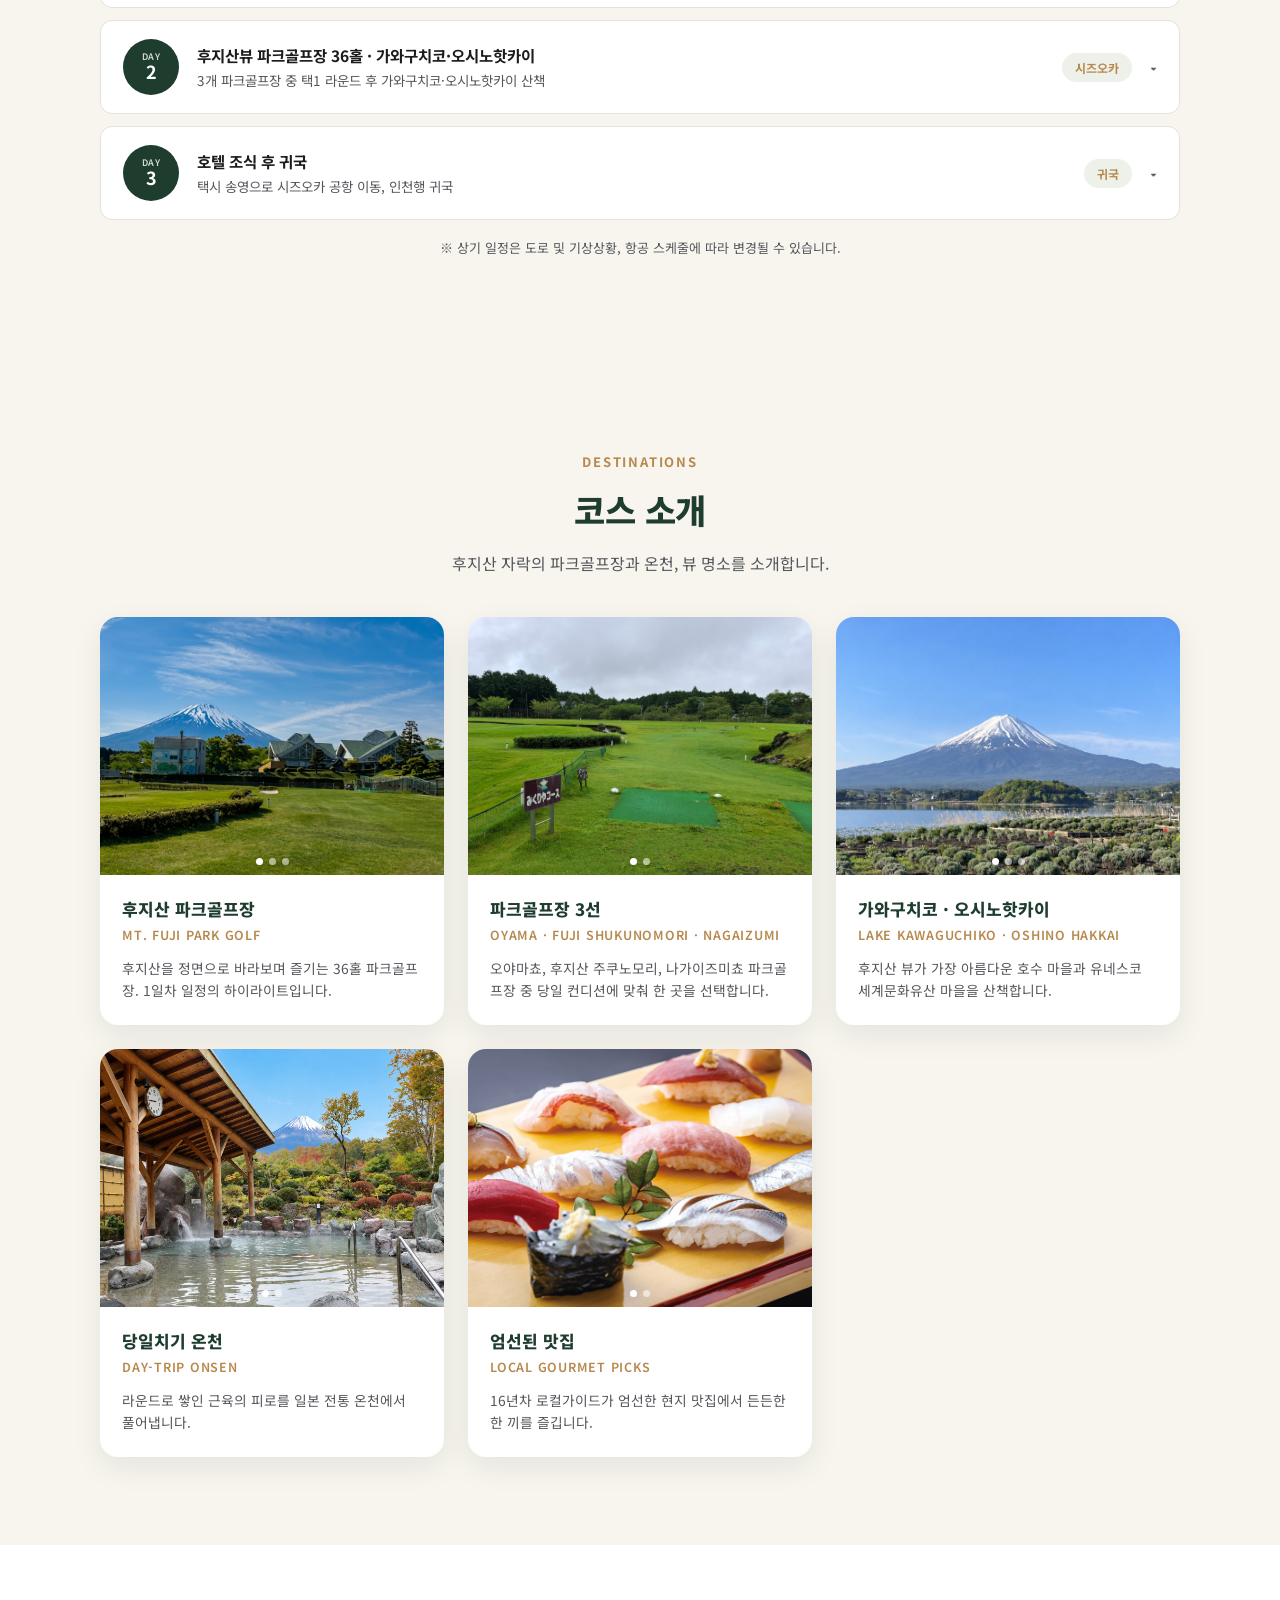
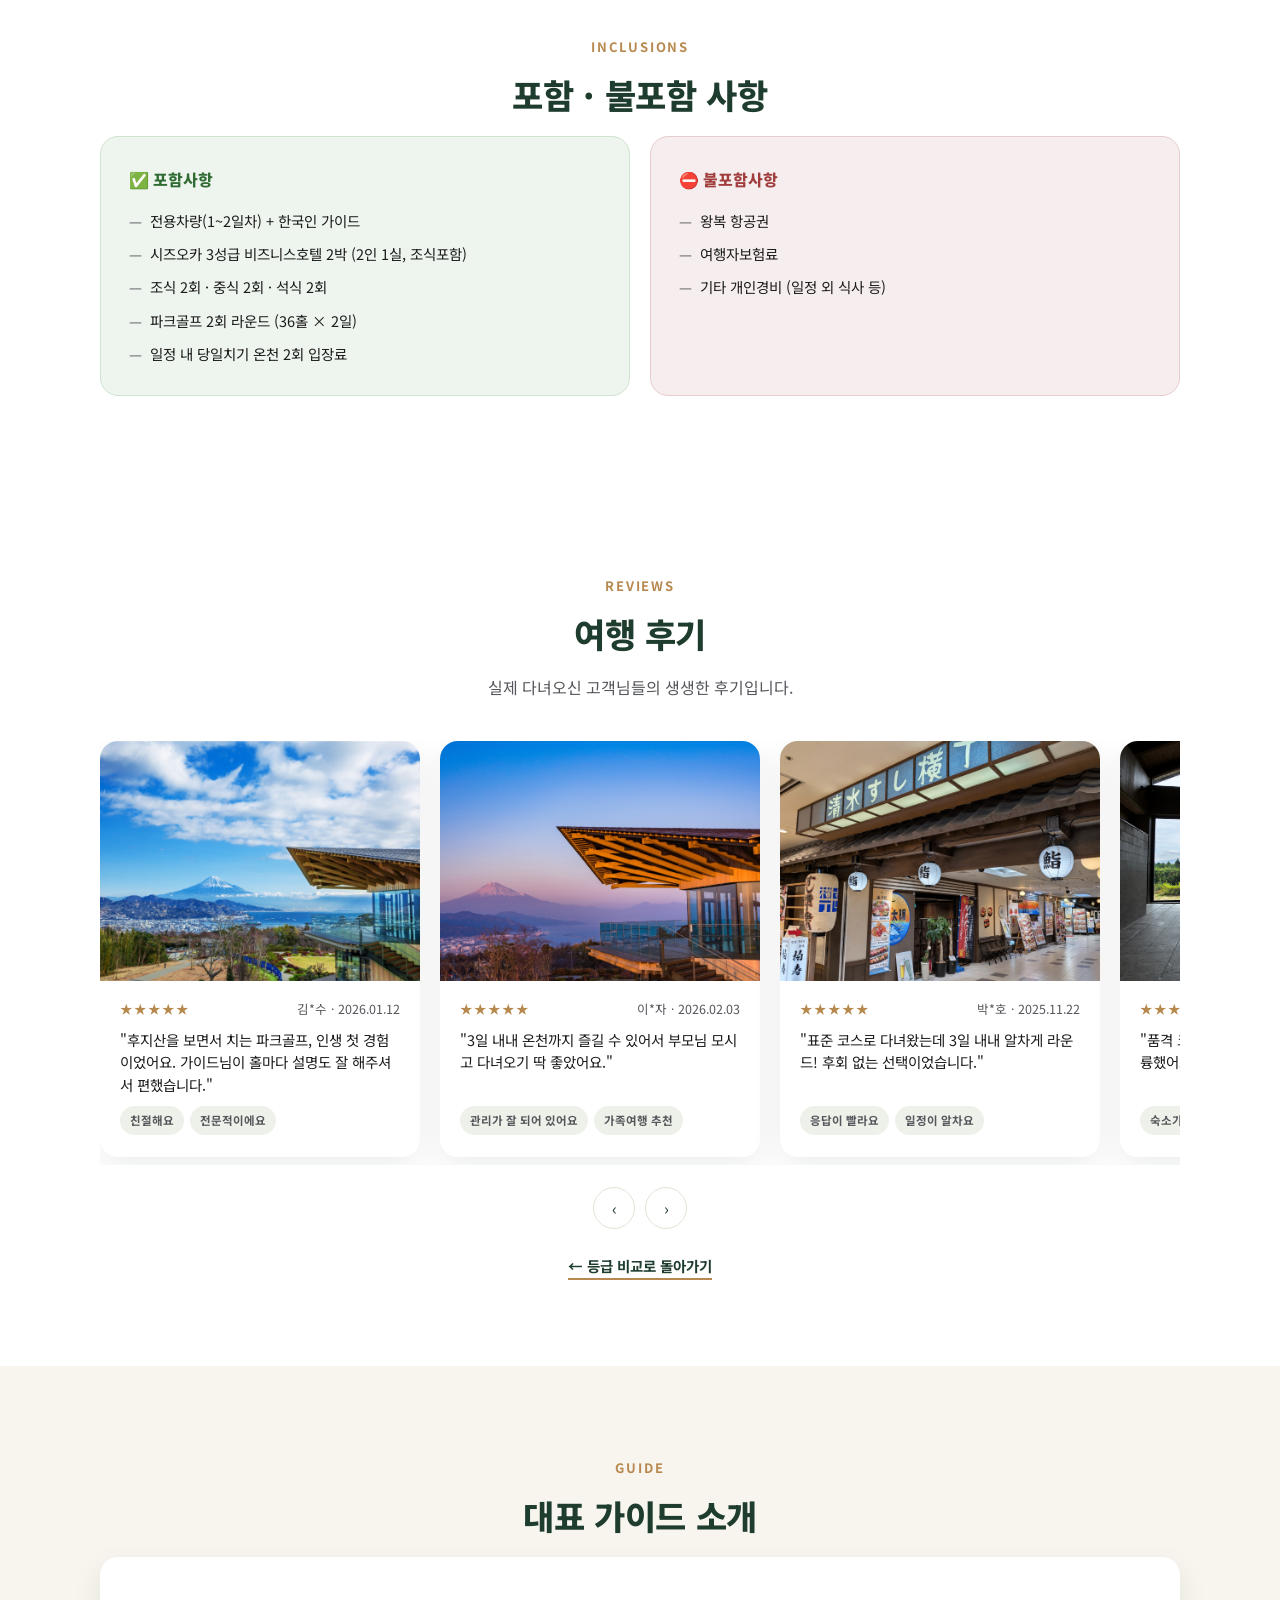
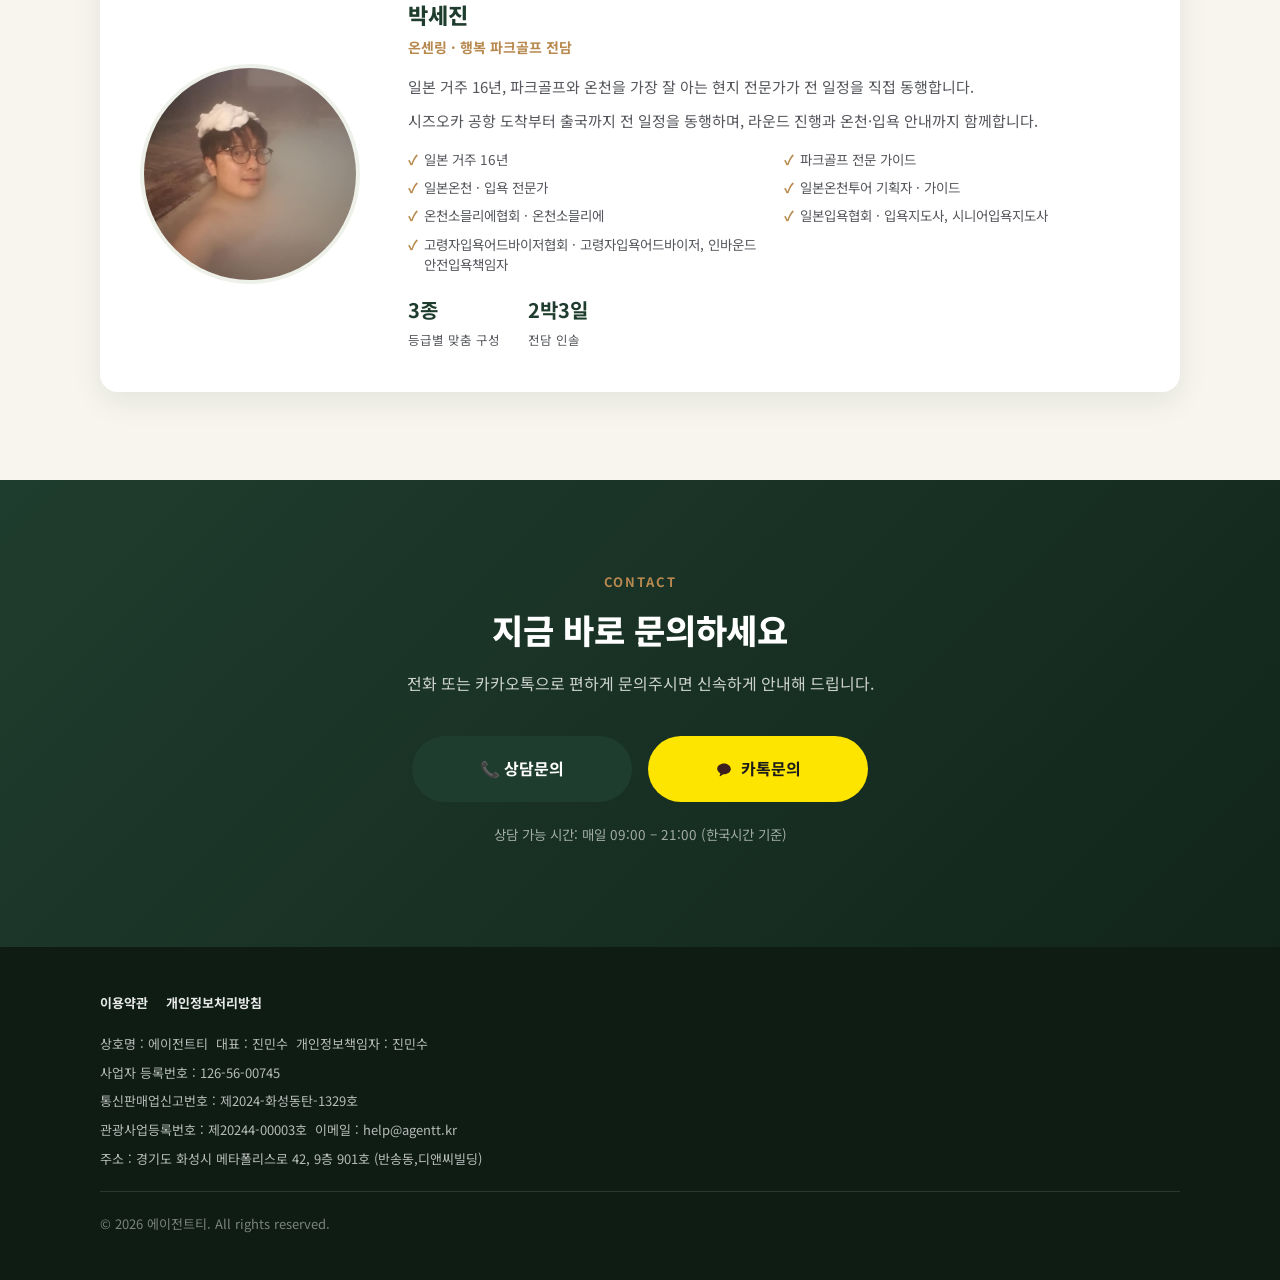
<file: products/susono-value/index.html>
<!DOCTYPE html>
<html lang="ko">
<head>
<meta charset="UTF-8">
<meta name="viewport" content="width=device-width, initial-scale=1.0">
<title>행복 파크골프 투어 | [실속] 시즈오카, 후지산 파크골프 2박3일</title>
<meta name="description" content="인천-시즈오카 왕복, 파크골프 2회 라운드와 3성급 비즈니스호텔로 구성한 실속 있는 2박3일 파크골프 투어. 1인 630,000원~.">
<link rel="canonical" href="https://parkgolf-7nd.pages.dev/products/susono-value/">

<meta property="og:type" content="website">
<meta property="og:title" content="행복 파크골프 투어 | [실속] 시즈오카, 후지산 파크골프 2박3일">
<meta property="og:description" content="인천-시즈오카 왕복, 파크골프 2회 라운드와 3성급 비즈니스호텔로 구성한 실속 있는 2박3일 파크골프 투어. 1인 630,000원~.">
<meta property="og:image" content="/images/og-image.jpg">
<meta property="og:locale" content="ko_KR">

<link rel="preconnect" href="https://fonts.googleapis.com">
<link rel="preconnect" href="https://fonts.gstatic.com" crossorigin>
<link href="https://fonts.googleapis.com/css2?family=Noto+Sans+KR:wght@400;500;600;700;800&display=swap" rel="stylesheet">
<link rel="stylesheet" href="/assets/css/style.css">
</head>
<body>

<!-- ============================== HEADER / GNB ============================== -->
<header class="site-header">
  <nav class="nav">
    <a href="/#top" class="nav-logo">행복 파크골프<span> 투어</span></a>

    <ul class="nav-menu">
      <li class="nav-item has-dropdown">
        <a href="#overview" class="nav-link nav-link--dropdown">상품 <span class="caret">▾</span></a>
        <ul class="nav-dropdown" data-products-dropdown>
          <li>
            <a href="/products/susono-value/" class="nav-dropdown-link">
              <span>[실속] 시즈오카, 후지산 파크골프</span><span class="status">판매중</span>
            </a>
          </li>
          <li>
            <a href="/products/susono-standard/" class="nav-dropdown-link">
              <span>[표준] 시즈오카, 후지산 파크골프</span><span class="status">판매중</span>
            </a>
          </li>
          <li>
            <a href="/products/susono-premium/" class="nav-dropdown-link">
              <span>[품격] 시즈오카, 후지산 파크골프</span><span class="status">판매중</span>
            </a>
          </li>
        </ul>
      </li>
      <li class="nav-item"><a href="#itinerary" class="nav-link">일정</a></li>
      <li class="nav-item"><a href="#price" class="nav-link">요금</a></li>
      <li class="nav-item"><a href="#reviews" class="nav-link">후기</a></li>
      <li class="nav-item"><a href="#guide" class="nav-link">대표가이드</a></li>
      <li class="nav-item"><a href="#contact" class="nav-link">문의</a></li>
    </ul>

    <a href="tel:01082004994" class="nav-phone">📞 상담문의</a>
    <button class="nav-toggle" aria-label="메뉴 열기" aria-expanded="false">
      <span></span><span></span><span></span>
    </button>
  </nav>
</header>

<!-- ============================== HERO ============================== -->
<section class="hero" id="top">
  <div class="hero-slides">
    <div class="hero-slide is-active" style="background-image:url('/images/hero/1.jpg')"></div>
    <div class="hero-slide" style="background-image:url('/images/hero/2.jpg')"></div>
  </div>
  <div class="hero-content">
    <span class="hero-badge">실속 · Value</span>
    <h1 class="hero-title">부담없이 즐기는<br><em>[실속] 시즈오카, 후지산 파크골프 2박3일</em></h1>
    <p class="hero-sub">파크골프 2회 라운드와 3성급 비즈니스호텔로 구성한 8인~ 소규모팩 중 가장 합리적인 구성입니다.</p>
    <div class="cta-row">
      <a href="tel:01082004994" class="btn btn--primary">📞 전화문의</a>
      <a href="https://open.kakao.com/o/sj4xOiPi" target="_blank" rel="noopener" class="btn btn--kakao"><svg class="kakao-icon" viewBox="0 0 24 24" width="18" height="18" aria-hidden="true" focusable="false"><path fill="#3C1E1E" d="M12 4.5c-5.02 0-9.1 3.15-9.1 7.03 0 2.53 1.7 4.75 4.26 6.01l-.94 3.45a.47.47 0 0 0 .71.53l4.06-2.68c.33.03.67.05 1.01.05 5.02 0 9.1-3.15 9.1-7.03S17.02 4.5 12 4.5Z"/></svg> 카톡문의</a>
    </div>
  </div>
</section>

<!-- ============================== 상품 개요 ============================== -->
<section class="section section--alt" id="overview">
  <div class="container">
    <div class="section-head">
      <span class="section-eyebrow">Product Overview</span>
      <h2 class="section-title">상품 개요</h2>
      <p class="section-desc">파크골프 2회 라운드와 실속 있는 숙박으로 구성한 2박3일 코스입니다.</p>
    </div>

    <table class="overview-table">
      <tr><th>상품명</th><td><strong>[실속] 시즈오카, 후지산 파크골프 2박3일</strong></td></tr>
      <tr><th>출발/도착</th><td>인천(ICN) — 시즈오카(FSZ) IN/OUT 권장 (항공권 별도)</td></tr>
      <tr><th>여행기간</th><td>2박 3일</td></tr>
      <tr><th>파크골프 라운드</th><td>2회 (36홀 × 2일)</td></tr>
      <tr><th>여행형태</th><td>소규모 프라이빗 (8인~ 출발, 전용차량 + 한국인 가이드)</td></tr>
      <tr><th>상품가</th><td><strong>630,000원 / 인</strong> (8인~ 출발 기준, 1인)</td></tr>
      <tr><th>예약가능기간</th><td>2026년 9월 28일 ~ 2027년 3월 31일 (일본 연휴·공휴일 기간은 별도 문의)</td></tr>
    </table>
  </div>
</section>

<!-- ============================== 상품 특징 ============================== -->
<section class="section">
  <div class="container">
    <div class="section-head">
      <span class="section-eyebrow">Why This Plan</span>
      <h2 class="section-title">상품 특징</h2>
    </div>

    <div class="feature-grid">
      <div class="feature-card">
        <div class="feature-icon">🏌</div>
        <h3 class="feature-title">파크골프 2회 라운드</h3>
        <p class="feature-text">1~2일차 각 36홀씩, 후지산뷰 파크골프장에서 라운드를 즐깁니다.</p>
      </div>
      <div class="feature-card">
        <div class="feature-icon">🚐</div>
        <h3 class="feature-title">전용차량 + 한국인 가이드</h3>
        <p class="feature-text">1~2일차 전용차량과 한국인 가이드가 동행합니다.</p>
      </div>
      <div class="feature-card">
        <div class="feature-icon">🏨</div>
        <h3 class="feature-title">3성급 비즈니스호텔 2박</h3>
        <p class="feature-text">조식 포함 2인 1실 비즈니스호텔로 편안하게 묵습니다.</p>
      </div>
      <div class="feature-card">
        <div class="feature-icon">💰</div>
        <h3 class="feature-title">8인~ 소규모팩 실속 구성</h3>
        <p class="feature-text">군더더기 없이 파크골프와 핵심 명소만 알차게 담았습니다.</p>
      </div>
    </div>
  </div>
</section>

<!-- ============================== 요금표 ============================== -->
<section class="section section--alt" id="price">
  <div class="container">
    <div class="section-head">
      <span class="section-eyebrow">Price</span>
      <h2 class="section-title">요금 안내</h2>
      <p class="section-desc">8인~ 출발 기준, 1인 요금입니다. 항공권·여행자보험·개인경비는 별도입니다.</p>
    </div>

    <table class="price-table">
      <thead><tr><th>구분</th><th>내용</th></tr></thead>
      <tbody>
      <tr><td>기본 요금</td><td><span class="price-main">630,000원 / 인</span> (8인~ 출발 기준)</td></tr>
      <tr><td>성수기 할증</td><td>토요일·공휴일 출발 시 +33,000원 / 인 / 박</td></tr>
      <tr><td>싱글차지</td><td>1인 1실 이용 시 +33,000원 / 인 / 박</td></tr>
      <tr><td>포함</td><td>전용차량(1~2일차) + 한국인 가이드, 호텔 2박(조식포함), 중식 2회·석식 2회, 파크골프 2회 라운드, 당일치기 온천 2회</td></tr>
      <tr><td>불포함</td><td>왕복 항공권, 여행자보험료, 일정 외 개인경비</td></tr>
      </tbody>
    </table>
    <div class="price-note-list">
      <p>※ 상기 요금은 세금(VAT) 포함가이며, 8인 이상 단체 출발을 기준으로 합니다. 인원·시즌에 따라 변동될 수 있습니다.</p>
      <p>※ 예약가능기간: 2026년 9월 28일(월) ~ 2027년 3월 31일(수). 일본 연휴·공휴일(10/10~10/12, 10/31~11/3, 11/21~11/23, 연말연시, 2/11~2/14, 2/20~2/23, 3/20~3/22) 기간은 별도 문의 바랍니다.</p>
      <p>※ 취소·환불 규정: 출발 8일 전 취소 시 위약금 없음, 7일 전 30%, 3일 전 50%, 2일 전 70%, 하루 전 및 당일 100%.</p>
    </div>
  </div>
</section>

<!-- ============================== 일정표 ============================== -->
<section class="section" id="itinerary">
  <div class="container">
    <div class="section-head">
      <span class="section-eyebrow">3 Days Itinerary</span>
      <h2 class="section-title">일정표</h2>
      <p class="section-desc">항목을 클릭하면 상세 일정을 확인할 수 있습니다.</p>
    </div>

    <div class="itinerary-list">
      <div class="day-card">
        <button class="day-summary">
          <span class="day-num"><small>DAY</small><strong>1</strong></span>
          <span class="day-heading">
            <p class="day-route">인천 출발 → 시즈오카 도착 · 파크골프 36홀</p>
            <p class="day-brief">니혼다이라 유메테라스·시미즈 스시요코초 관광 후 후지산 파크골프장 첫 라운드</p>
          </span>
          <span class="day-badge">시즈오카</span>
          <span class="day-chevron">▾</span>
        </button>
        <div class="day-detail">
          <div class="day-detail-inner">
            <p>07:10경 인천국제공항 출발(항공권 별도), 09:10경 시즈오카 국제공항 도착 후 가이드 미팅. 시즈오카 시내로 이동해 니혼다이라 유메테라스 전망대와 시미즈 스시 요코초를 둘러봅니다. 중식 후 후지산 파크골프장(富士山パークゴルフ場)에서 36홀 라운드를 즐기고, 당일치기 온천에서 피로를 풉니다. 석식 후 호텔로 이동해 체크인합니다.</p>
            <div class="meta-row"><span>🛏 숙박: 고텐바/미시마/스소노 3성급 비즈니스호텔</span><span>🍽 조식 불포함 · 중식 현지식 · 석식 현지식</span></div>
          </div>
        </div>
      </div>
      <div class="day-card">
        <button class="day-summary">
          <span class="day-num"><small>DAY</small><strong>2</strong></span>
          <span class="day-heading">
            <p class="day-route">후지산뷰 파크골프장 36홀 · 가와구치코·오시노핫카이</p>
            <p class="day-brief">3개 파크골프장 중 택1 라운드 후 가와구치코·오시노핫카이 산책</p>
          </span>
          <span class="day-badge">시즈오카</span>
          <span class="day-chevron">▾</span>
        </button>
        <div class="day-detail">
          <div class="day-detail-inner">
            <p>호텔 조식 후 체크아웃, 오야마쵸·후지산 주쿠노모리·나가이즈미쵸 파크골프장 중 한 곳에서 36홀 라운드를 진행합니다. 라운드 후 당일치기 온천과 중식을 즐기고, 후지산 뷰 명소인 가와구치코와 유네스코 세계문화유산 오시노핫카이를 산책합니다. 시마다·후지에다 방면으로 이동해 석식 후 호텔에 체크인합니다.</p>
            <div class="meta-row"><span>🛏 숙박: 시마다/후지에다 3성급 비즈니스호텔</span><span>🍽 조식 호텔식 · 중식 현지식 · 석식 현지식</span></div>
          </div>
        </div>
      </div>
      <div class="day-card">
        <button class="day-summary">
          <span class="day-num"><small>DAY</small><strong>3</strong></span>
          <span class="day-heading">
            <p class="day-route">호텔 조식 후 귀국</p>
            <p class="day-brief">택시 송영으로 시즈오카 공항 이동, 인천행 귀국</p>
          </span>
          <span class="day-badge">귀국</span>
          <span class="day-chevron">▾</span>
        </button>
        <div class="day-detail">
          <div class="day-detail-inner">
            <p>호텔 조식 후 체크아웃, 택시로 시즈오카 국제공항으로 이동합니다(약 20분 소요). 10:10경 시즈오카 국제공항 출발(항공권 별도), 12:40경 인천국제공항 도착과 함께 2박3일 실속 파크골프 투어가 마무리됩니다.</p>
            <div class="meta-row"><span>🛏 숙박: -</span><span>🍽 조식 호텔식 · 중식 불포함 · 석식 불포함</span></div>
          </div>
        </div>
      </div>
    </div>
    <p style="text-align:center;color:var(--color-ink-soft);font-size:13px;margin-top:18px;">
      ※ 상기 일정은 도로 및 기상상황, 항공 스케줄에 따라 변경될 수 있습니다.
    </p>
  </div>
</section>

<!-- ============================== 주요 방문지 ============================== -->
<section class="section" id="destinations">
  <div class="container">
    <div class="section-head">
      <span class="section-eyebrow">Destinations</span>
      <h2 class="section-title">코스 소개</h2>
      <p class="section-desc">후지산 자락의 파크골프장과 온천, 뷰 명소를 소개합니다.</p>
    </div>

    <div class="dest-grid">

      <div class="dest-card">
        <div class="dest-media">
          <img src="/images/destinations/fuji-parkgolf/1.jpg" alt="후지산 파크골프장 1" class="is-active">
          <img src="/images/destinations/fuji-parkgolf/2.jpg" alt="후지산 파크골프장 2">
          <img src="/images/destinations/fuji-parkgolf/3.jpg" alt="후지산 파크골프장 3">
          <div class="dest-thumbs">
            <button class="dest-thumb-dot is-active"></button>
            <button class="dest-thumb-dot"></button>
            <button class="dest-thumb-dot"></button>
          </div>
        </div>
        <div class="dest-body">
          <h3 class="dest-name">후지산 파크골프장</h3>
          <p class="dest-name-en">Mt. Fuji Park Golf</p>
          <p class="dest-desc">후지산을 정면으로 바라보며 즐기는 36홀 파크골프장. 1일차 일정의 하이라이트입니다.</p>
        </div>
      </div>

      <div class="dest-card">
        <div class="dest-media">
          <img src="/images/destinations/oyama-parkgolf/1.jpg" alt="파크골프장 3선 1" class="is-active">
          <img src="/images/destinations/oyama-parkgolf/2.jpg" alt="파크골프장 3선 2">
          <div class="dest-thumbs">
            <button class="dest-thumb-dot is-active"></button>
            <button class="dest-thumb-dot"></button>
          </div>
        </div>
        <div class="dest-body">
          <h3 class="dest-name">파크골프장 3선</h3>
          <p class="dest-name-en">Oyama · Fuji Shukunomori · Nagaizumi</p>
          <p class="dest-desc">오야마쵸, 후지산 주쿠노모리, 나가이즈미쵸 파크골프장 중 당일 컨디션에 맞춰 한 곳을 선택합니다.</p>
        </div>
      </div>

      <div class="dest-card">
        <div class="dest-media">
          <img src="/images/destinations/kawaguchiko/1.jpg" alt="가와구치코 1" class="is-active">
          <img src="/images/destinations/kawaguchiko/2.jpg" alt="오시노핫카이 2">
          <img src="/images/destinations/kawaguchiko/3.jpg" alt="가와구치코 3">
          <div class="dest-thumbs">
            <button class="dest-thumb-dot is-active"></button>
            <button class="dest-thumb-dot"></button>
            <button class="dest-thumb-dot"></button>
          </div>
        </div>
        <div class="dest-body">
          <h3 class="dest-name">가와구치코 · 오시노핫카이</h3>
          <p class="dest-name-en">Lake Kawaguchiko · Oshino Hakkai</p>
          <p class="dest-desc">후지산 뷰가 가장 아름다운 호수 마을과 유네스코 세계문화유산 마을을 산책합니다.</p>
        </div>
      </div>

      <div class="dest-card">
        <div class="dest-media">
          <img src="/images/destinations/onsen/1.jpg" alt="당일치기 온천 1" class="is-active">
          <img src="/images/destinations/onsen/2.jpg" alt="당일치기 온천 2">
          <div class="dest-thumbs">
            <button class="dest-thumb-dot is-active"></button>
            <button class="dest-thumb-dot"></button>
          </div>
        </div>
        <div class="dest-body">
          <h3 class="dest-name">당일치기 온천</h3>
          <p class="dest-name-en">Day-trip Onsen</p>
          <p class="dest-desc">라운드로 쌓인 근육의 피로를 일본 전통 온천에서 풀어냅니다.</p>
        </div>
      </div>

      <div class="dest-card">
        <div class="dest-media">
          <img src="/images/destinations/local-food/1.jpg" alt="엄선된 맛집 1" class="is-active">
          <img src="/images/destinations/local-food/2.jpg" alt="엄선된 맛집 2">
          <div class="dest-thumbs">
            <button class="dest-thumb-dot is-active"></button>
            <button class="dest-thumb-dot"></button>
          </div>
        </div>
        <div class="dest-body">
          <h3 class="dest-name">엄선된 맛집</h3>
          <p class="dest-name-en">Local Gourmet Picks</p>
          <p class="dest-desc">16년차 로컬가이드가 엄선한 현지 맛집에서 든든한 한 끼를 즐깁니다.</p>
        </div>
      </div>

    </div>
  </div>
</section>

<!-- ============================== 포함/불포함사항 ============================== -->
<section class="section section--alt">
  <div class="container">
    <div class="section-head">
      <span class="section-eyebrow">Inclusions</span>
      <h2 class="section-title">포함 · 불포함 사항</h2>
    </div>

    <div class="include-grid">
      <div class="include-card include-card--yes">
        <p class="include-card-title">✅ 포함사항</p>
        <ul>
          <li>전용차량(1~2일차) + 한국인 가이드</li>
          <li>시즈오카 3성급 비즈니스호텔 2박 (2인 1실, 조식포함)</li>
          <li>조식 2회 · 중식 2회 · 석식 2회</li>
          <li>파크골프 2회 라운드 (36홀 × 2일)</li>
          <li>일정 내 당일치기 온천 2회 입장료</li>
        </ul>
      </div>
      <div class="include-card include-card--no">
        <p class="include-card-title">⛔ 불포함사항</p>
        <ul>
          <li>왕복 항공권</li>
          <li>여행자보험료</li>
          <li>기타 개인경비 (일정 외 식사 등)</li>
        </ul>
      </div>
    </div>
  </div>
</section>

<!-- ============================== 여행 후기 ============================== -->
<section class="section section--alt" id="reviews">
  <div class="container">
    <div class="section-head">
      <span class="section-eyebrow">Reviews</span>
      <h2 class="section-title">여행 후기</h2>
      <p class="section-desc">실제 다녀오신 고객님들의 생생한 후기입니다.</p>
    </div>

    <div class="review-slider-wrap">
      <div class="review-track">

        <article class="review-card">
          <div class="review-media"><img src="/images/reviews/1.jpg" alt="후기 사진 1"></div>
          <div class="review-body">
            <div class="review-meta"><span class="review-stars">★★★★★</span><span>김*수 · 2026.01.12</span></div>
            <p class="review-quote">"후지산을 보면서 치는 파크골프, 인생 첫 경험이었어요. 가이드님이 홀마다 설명도 잘 해주셔서 편했습니다."</p>
            <div class="review-tags"><span class="review-tag">친절해요</span><span class="review-tag">전문적이에요</span></div>
          </div>
        </article>

        <article class="review-card">
          <div class="review-media"><img src="/images/reviews/2.jpg" alt="후기 사진 2"></div>
          <div class="review-body">
            <div class="review-meta"><span class="review-stars">★★★★★</span><span>이*자 · 2026.02.03</span></div>
            <p class="review-quote">"3일 내내 온천까지 즐길 수 있어서 부모님 모시고 다녀오기 딱 좋았어요."</p>
            <div class="review-tags"><span class="review-tag">관리가 잘 되어 있어요</span><span class="review-tag">가족여행 추천</span></div>
          </div>
        </article>

        <article class="review-card">
          <div class="review-media"><img src="/images/reviews/3.jpg" alt="후기 사진 3"></div>
          <div class="review-body">
            <div class="review-meta"><span class="review-stars">★★★★★</span><span>박*호 · 2025.11.22</span></div>
            <p class="review-quote">"표준 코스로 다녀왔는데 3일 내내 알차게 라운드! 후회 없는 선택이었습니다."</p>
            <div class="review-tags"><span class="review-tag">응답이 빨라요</span><span class="review-tag">일정이 알차요</span></div>
          </div>
        </article>

        <article class="review-card">
          <div class="review-media"><img src="/images/reviews/4.jpg" alt="후기 사진 4"></div>
          <div class="review-body">
            <div class="review-meta"><span class="review-stars">★★★★★</span><span>최*영 · 2025.12.30</span></div>
            <p class="review-quote">"품격 코스 온천호텔의 저녁 가이세키가 정말 훌륭했어요."</p>
            <div class="review-tags"><span class="review-tag">숙소가 좋아요</span><span class="review-tag">전문적이에요</span></div>
          </div>
        </article>

        <article class="review-card">
          <div class="review-media"><img src="/images/reviews/5.jpg" alt="후기 사진 5"></div>
          <div class="review-body">
            <div class="review-meta"><span class="review-stars">★★★★★</span><span>정*미 · 2026.02.18</span></div>
            <p class="review-quote">"실속 코스로도 충분히 만족스러웠습니다. 가성비 최고예요."</p>
            <div class="review-tags"><span class="review-tag">가성비 좋아요</span><span class="review-tag">친절해요</span></div>
          </div>
        </article>

        <article class="review-card">
          <div class="review-media"><img src="/images/reviews/6.jpg" alt="후기 사진 6"></div>
          <div class="review-body">
            <div class="review-meta"><span class="review-stars">★★★★★</span><span>한*철 · 2025.10.05</span></div>
            <p class="review-quote">"골프 동호회 8명이서 단체로 다녀왔는데 전용차량이라 이동이 정말 편했어요."</p>
            <div class="review-tags"><span class="review-tag">단체여행 추천</span><span class="review-tag">위치가 찾기 쉬워요</span></div>
          </div>
        </article>

        <article class="review-card">
          <div class="review-media"><img src="/images/reviews/7.jpg" alt="후기 사진 7"></div>
          <div class="review-body">
            <div class="review-meta"><span class="review-stars">★★★★★</span><span>오*진 · 2026.01.29</span></div>
            <p class="review-quote">"가와구치코에서 본 후지산 뷰가 압권이었습니다."</p>
            <div class="review-tags"><span class="review-tag">사진 맛집</span><span class="review-tag">전문적이에요</span></div>
          </div>
        </article>

        <article class="review-card">
          <div class="review-media"><img src="/images/reviews/8.jpg" alt="후기 사진 8"></div>
          <div class="review-body">
            <div class="review-meta"><span class="review-stars">★★★★★</span><span>신*아 · 2025.11.10</span></div>
            <p class="review-quote">"온천과 파크골프를 함께 즐길 수 있는 유일한 상품 같아요."</p>
            <div class="review-tags"><span class="review-tag">친절해요</span><span class="review-tag">관광지와 가까워요</span></div>
          </div>
        </article>

      </div>

      <div class="review-controls">
        <button data-review-prev aria-label="이전 후기">‹</button>
        <button data-review-next aria-label="다음 후기">›</button>
      </div>
    </div>

    <div class="review-more">
      <a href="/#plans">← 등급 비교로 돌아가기</a>
    </div>
  </div>
</section>

<!-- ============================== 가이드 소개 ============================== -->
<section class="section" id="guide">
  <div class="container">
    <div class="section-head">
      <span class="section-eyebrow">Guide</span>
      <h2 class="section-title">대표 가이드 소개</h2>
    </div>

    <div class="guide-block">
      <div class="guide-photo">
        <img src="/images/guide/1.jpg" alt="가이드 박세진 프로필 사진">
      </div>
      <div>
        <h3 class="guide-name">박세진</h3>
        <p class="guide-role">온센링 · 행복 파크골프 전담</p>
        <p class="guide-bio">일본 거주 16년, 파크골프와 온천을 가장 잘 아는 현지 전문가가 전 일정을 직접 동행합니다.</p>
        <p class="guide-bio">시즈오카 공항 도착부터 출국까지 전 일정을 동행하며, 라운드 진행과 온천·입욕 안내까지 함께합니다.</p>
        <ul class="guide-creds">
          <li>일본 거주 16년</li>
          <li>파크골프 전문 가이드</li>
          <li>일본온천 · 입욕 전문가</li>
          <li>일본온천투어 기획자 · 가이드</li>
          <li>온천소믈리에협회 · 온천소믈리에</li>
          <li>일본입욕협회 · 입욕지도사, 시니어입욕지도사</li>
          <li>고령자입욕어드바이저협회 · 고령자입욕어드바이저, 인바운드안전입욕책임자</li>
        </ul>
        <div class="guide-stats">
          <div class="guide-stat"><strong>3종</strong><span>등급별 맞춤 구성</span></div>
          <div class="guide-stat"><strong>2박3일</strong><span>전담 인솔</span></div>
        </div>
      </div>
    </div>
  </div>
</section>

<!-- ============================== 문의하기 ============================== -->
<section class="section contact-section" id="contact">
  <div class="container">
    <span class="section-eyebrow">Contact</span>
    <h2 class="section-title">지금 바로 문의하세요</h2>
    <p class="section-desc">전화 또는 카카오톡으로 편하게 문의주시면 신속하게 안내해 드립니다.</p>
    <div class="contact-cta-row">
      <a href="tel:01082004994" class="btn btn--primary">📞 상담문의</a>
      <a href="https://open.kakao.com/o/sj4xOiPi" target="_blank" rel="noopener" class="btn btn--kakao"><svg class="kakao-icon" viewBox="0 0 24 24" width="18" height="18" aria-hidden="true" focusable="false"><path fill="#3C1E1E" d="M12 4.5c-5.02 0-9.1 3.15-9.1 7.03 0 2.53 1.7 4.75 4.26 6.01l-.94 3.45a.47.47 0 0 0 .71.53l4.06-2.68c.33.03.67.05 1.01.05 5.02 0 9.1-3.15 9.1-7.03S17.02 4.5 12 4.5Z"/></svg> 카톡문의</a>
    </div>
    <p class="contact-note">상담 가능 시간: 매일 09:00 – 21:00 (한국시간 기준)</p>
  </div>
</section>

<!-- ============================== FOOTER ============================== -->
<footer class="site-footer">
  <div class="container">
    <div class="footer-links">
      <a href="/terms.html">이용약관</a>
      <a href="/privacy.html">개인정보처리방침</a>
    </div>
    <div class="footer-info">
      <p>상호명 : 에이전트티&nbsp;&nbsp;대표 : 진민수&nbsp;&nbsp;개인정보책임자 : 진민수</p>
      <p>사업자 등록번호 : 126-56-00745</p>
      <p>통신판매업신고번호 : 제2024-화성동탄-1329호</p>
      <p>관광사업등록번호 : 제20244-00003호&nbsp;&nbsp;이메일 : help@agentt.kr</p>
      <p>주소 : 경기도 화성시 메타폴리스로 42, 9층 901호 (반송동,디앤씨빌딩)</p>
    </div>
    <p class="footer-copy">© 2026 에이전트티. All rights reserved.</p>
  </div>
</footer>

<!-- ============================== 모바일 하단 고정 CTA ============================== -->
<div class="mobile-fab">
  <a href="tel:01082004994" class="btn btn--primary">📞 전화문의</a>
  <a href="https://open.kakao.com/o/sj4xOiPi" target="_blank" rel="noopener" class="btn btn--kakao"><svg class="kakao-icon" viewBox="0 0 24 24" width="18" height="18" aria-hidden="true" focusable="false"><path fill="#3C1E1E" d="M12 4.5c-5.02 0-9.1 3.15-9.1 7.03 0 2.53 1.7 4.75 4.26 6.01l-.94 3.45a.47.47 0 0 0 .71.53l4.06-2.68c.33.03.67.05 1.01.05 5.02 0 9.1-3.15 9.1-7.03S17.02 4.5 12 4.5Z"/></svg> 카톡문의</a>
</div>

<script src="/assets/js/main.js"></script>
</body>
</html>
</file>
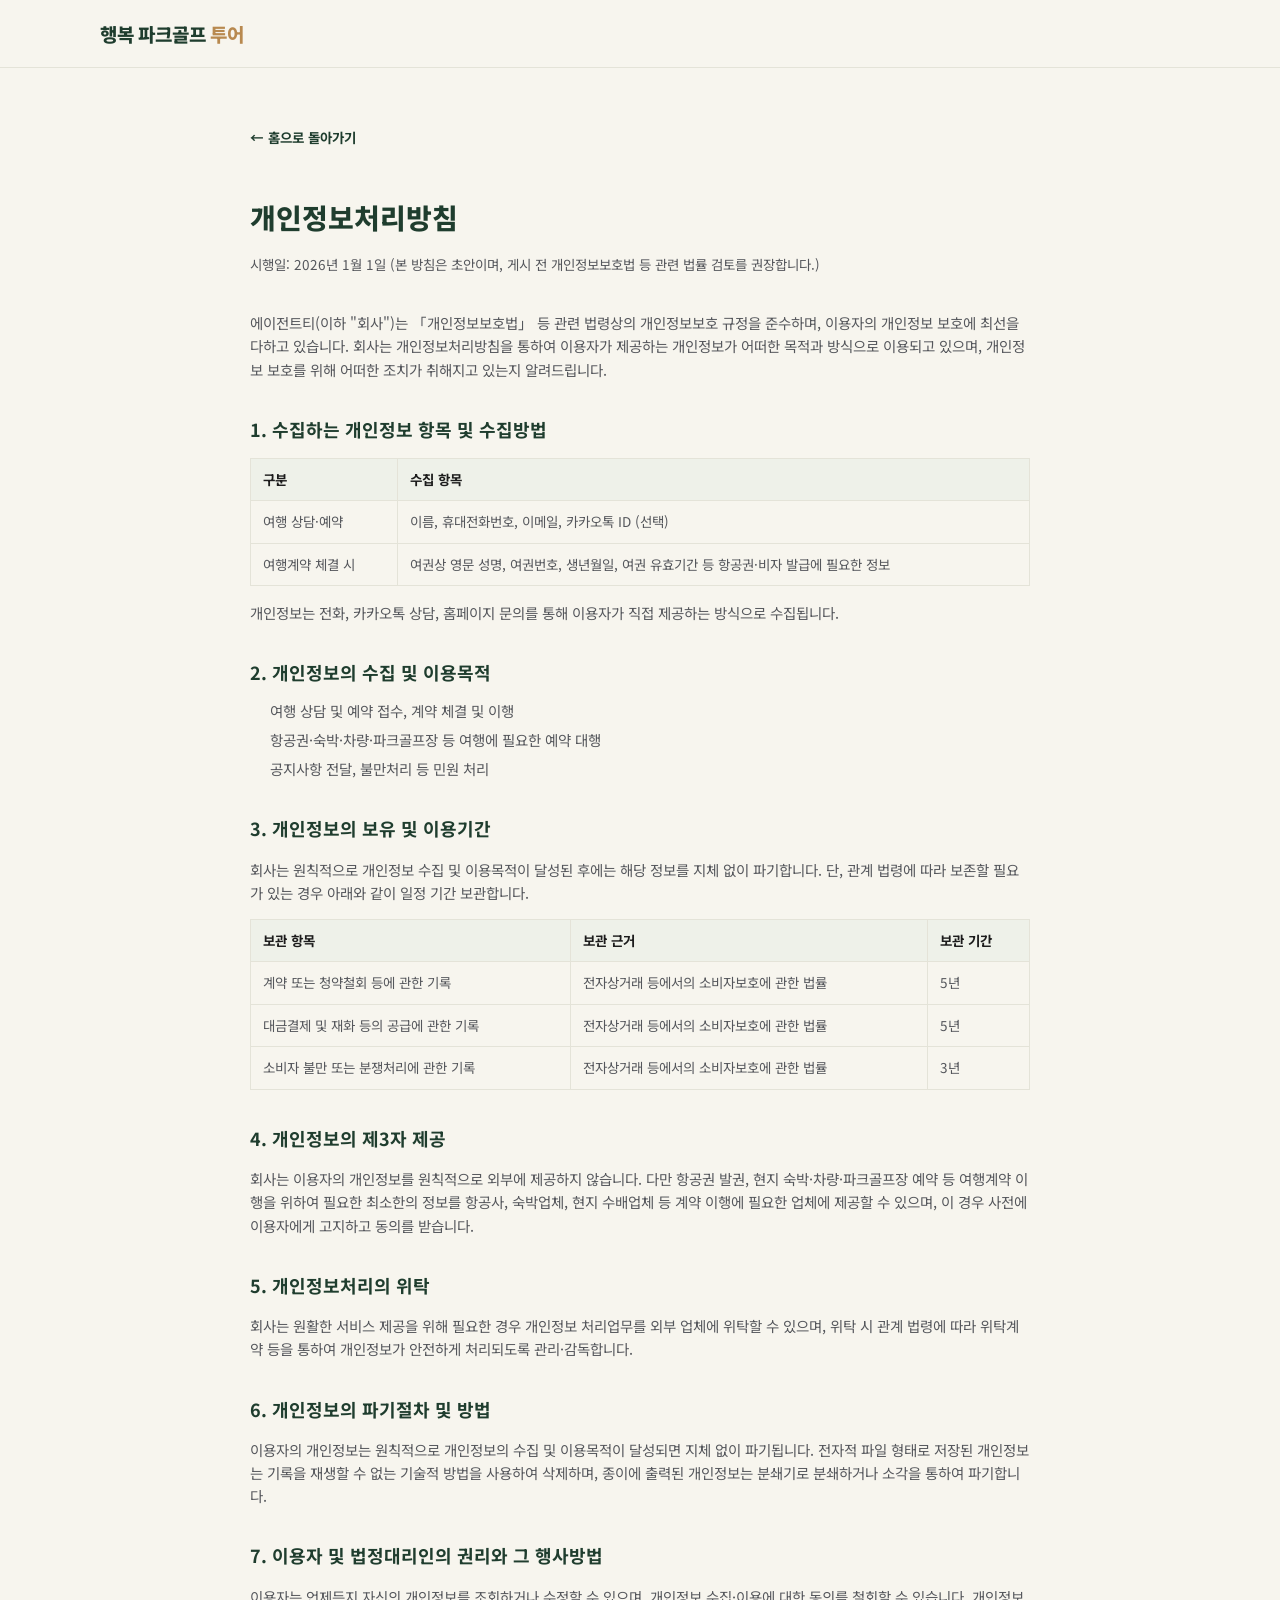
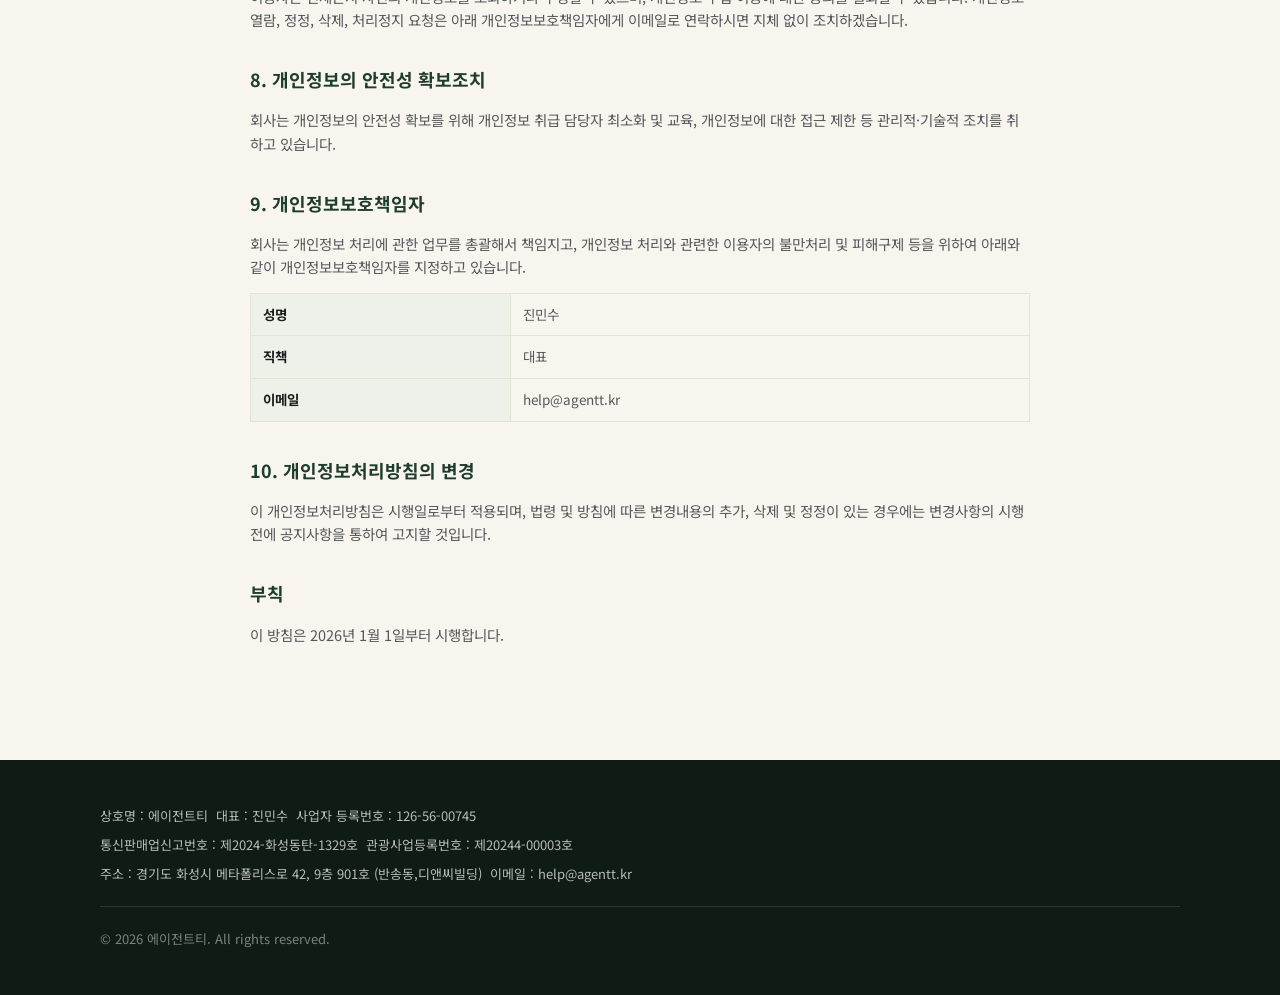
<file: privacy.html>
<!DOCTYPE html>
<html lang="ko">
<head>
<meta charset="UTF-8">
<meta name="viewport" content="width=device-width, initial-scale=1.0">
<title>개인정보처리방침 | 행복 파크골프 투어</title>
<meta name="robots" content="noindex">
<link href="https://fonts.googleapis.com/css2?family=Noto+Sans+KR:wght@400;500;600;700;800&display=swap" rel="stylesheet">
<link rel="stylesheet" href="/assets/css/style.css">
</head>
<body>

<header class="site-header">
  <nav class="nav">
    <a href="/" class="nav-logo">행복 파크골프<span> 투어</span></a>
  </nav>
</header>

<main class="doc-page">
  <a href="/" class="doc-back">← 홈으로 돌아가기</a>
  <h1>개인정보처리방침</h1>
  <p class="doc-updated">시행일: 2026년 1월 1일 (본 방침은 초안이며, 게시 전 개인정보보호법 등 관련 법률 검토를 권장합니다.)</p>

  <p>에이전트티(이하 "회사")는 「개인정보보호법」 등 관련 법령상의 개인정보보호 규정을 준수하며, 이용자의 개인정보 보호에 최선을 다하고 있습니다. 회사는 개인정보처리방침을 통하여 이용자가 제공하는 개인정보가 어떠한 목적과 방식으로 이용되고 있으며, 개인정보 보호를 위해 어떠한 조치가 취해지고 있는지 알려드립니다.</p>

  <h2>1. 수집하는 개인정보 항목 및 수집방법</h2>
  <table>
    <tr><th>구분</th><th>수집 항목</th></tr>
    <tr><td>여행 상담·예약</td><td>이름, 휴대전화번호, 이메일, 카카오톡 ID (선택)</td></tr>
    <tr><td>여행계약 체결 시</td><td>여권상 영문 성명, 여권번호, 생년월일, 여권 유효기간 등 항공권·비자 발급에 필요한 정보</td></tr>
  </table>
  <p>개인정보는 전화, 카카오톡 상담, 홈페이지 문의를 통해 이용자가 직접 제공하는 방식으로 수집됩니다.</p>

  <h2>2. 개인정보의 수집 및 이용목적</h2>
  <ul>
    <li>여행 상담 및 예약 접수, 계약 체결 및 이행</li>
    <li>항공권·숙박·차량·파크골프장 등 여행에 필요한 예약 대행</li>
    <li>공지사항 전달, 불만처리 등 민원 처리</li>
  </ul>

  <h2>3. 개인정보의 보유 및 이용기간</h2>
  <p>회사는 원칙적으로 개인정보 수집 및 이용목적이 달성된 후에는 해당 정보를 지체 없이 파기합니다. 단, 관계 법령에 따라 보존할 필요가 있는 경우 아래와 같이 일정 기간 보관합니다.</p>
  <table>
    <tr><th>보관 항목</th><th>보관 근거</th><th>보관 기간</th></tr>
    <tr><td>계약 또는 청약철회 등에 관한 기록</td><td>전자상거래 등에서의 소비자보호에 관한 법률</td><td>5년</td></tr>
    <tr><td>대금결제 및 재화 등의 공급에 관한 기록</td><td>전자상거래 등에서의 소비자보호에 관한 법률</td><td>5년</td></tr>
    <tr><td>소비자 불만 또는 분쟁처리에 관한 기록</td><td>전자상거래 등에서의 소비자보호에 관한 법률</td><td>3년</td></tr>
  </table>

  <h2>4. 개인정보의 제3자 제공</h2>
  <p>회사는 이용자의 개인정보를 원칙적으로 외부에 제공하지 않습니다. 다만 항공권 발권, 현지 숙박·차량·파크골프장 예약 등 여행계약 이행을 위하여 필요한 최소한의 정보를 항공사, 숙박업체, 현지 수배업체 등 계약 이행에 필요한 업체에 제공할 수 있으며, 이 경우 사전에 이용자에게 고지하고 동의를 받습니다.</p>

  <h2>5. 개인정보처리의 위탁</h2>
  <p>회사는 원활한 서비스 제공을 위해 필요한 경우 개인정보 처리업무를 외부 업체에 위탁할 수 있으며, 위탁 시 관계 법령에 따라 위탁계약 등을 통하여 개인정보가 안전하게 처리되도록 관리·감독합니다.</p>

  <h2>6. 개인정보의 파기절차 및 방법</h2>
  <p>이용자의 개인정보는 원칙적으로 개인정보의 수집 및 이용목적이 달성되면 지체 없이 파기됩니다. 전자적 파일 형태로 저장된 개인정보는 기록을 재생할 수 없는 기술적 방법을 사용하여 삭제하며, 종이에 출력된 개인정보는 분쇄기로 분쇄하거나 소각을 통하여 파기합니다.</p>

  <h2>7. 이용자 및 법정대리인의 권리와 그 행사방법</h2>
  <p>이용자는 언제든지 자신의 개인정보를 조회하거나 수정할 수 있으며, 개인정보 수집·이용에 대한 동의를 철회할 수 있습니다. 개인정보 열람, 정정, 삭제, 처리정지 요청은 아래 개인정보보호책임자에게 이메일로 연락하시면 지체 없이 조치하겠습니다.</p>

  <h2>8. 개인정보의 안전성 확보조치</h2>
  <p>회사는 개인정보의 안전성 확보를 위해 개인정보 취급 담당자 최소화 및 교육, 개인정보에 대한 접근 제한 등 관리적·기술적 조치를 취하고 있습니다.</p>

  <h2>9. 개인정보보호책임자</h2>
  <p>회사는 개인정보 처리에 관한 업무를 총괄해서 책임지고, 개인정보 처리와 관련한 이용자의 불만처리 및 피해구제 등을 위하여 아래와 같이 개인정보보호책임자를 지정하고 있습니다.</p>
  <table>
    <tr><th>성명</th><td>진민수</td></tr>
    <tr><th>직책</th><td>대표</td></tr>
    <tr><th>이메일</th><td>help@agentt.kr</td></tr>
  </table>

  <h2>10. 개인정보처리방침의 변경</h2>
  <p>이 개인정보처리방침은 시행일로부터 적용되며, 법령 및 방침에 따른 변경내용의 추가, 삭제 및 정정이 있는 경우에는 변경사항의 시행 전에 공지사항을 통하여 고지할 것입니다.</p>

  <h2>부칙</h2>
  <p>이 방침은 2026년 1월 1일부터 시행합니다.</p>
</main>

<footer class="site-footer">
  <div class="container">
    <div class="footer-info">
      <p>상호명 : 에이전트티&nbsp;&nbsp;대표 : 진민수&nbsp;&nbsp;사업자 등록번호 : 126-56-00745</p>
      <p>통신판매업신고번호 : 제2024-화성동탄-1329호&nbsp;&nbsp;관광사업등록번호 : 제20244-00003호</p>
      <p>주소 : 경기도 화성시 메타폴리스로 42, 9층 901호 (반송동,디앤씨빌딩)&nbsp;&nbsp;이메일 : help@agentt.kr</p>
    </div>
    <p class="footer-copy">© 2026 에이전트티. All rights reserved.</p>
  </div>
</footer>

</body>
</html>
</file>
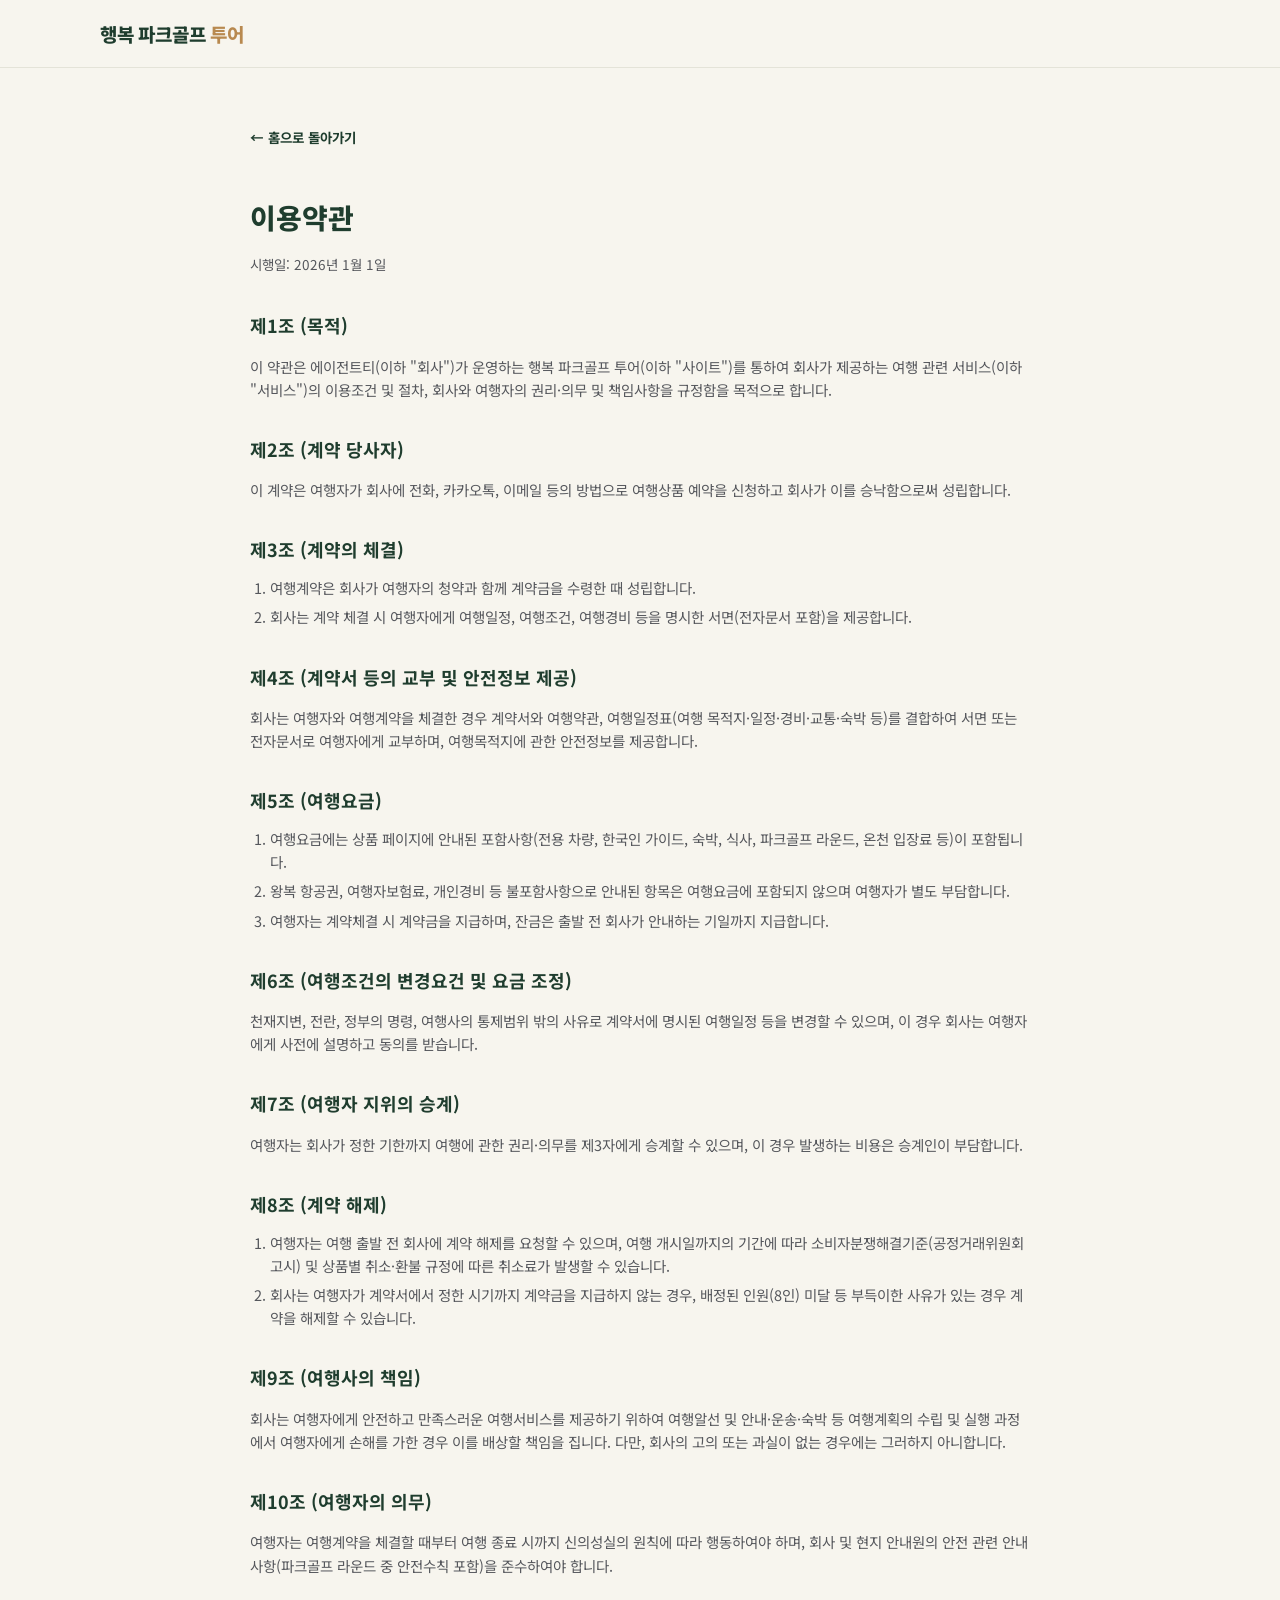
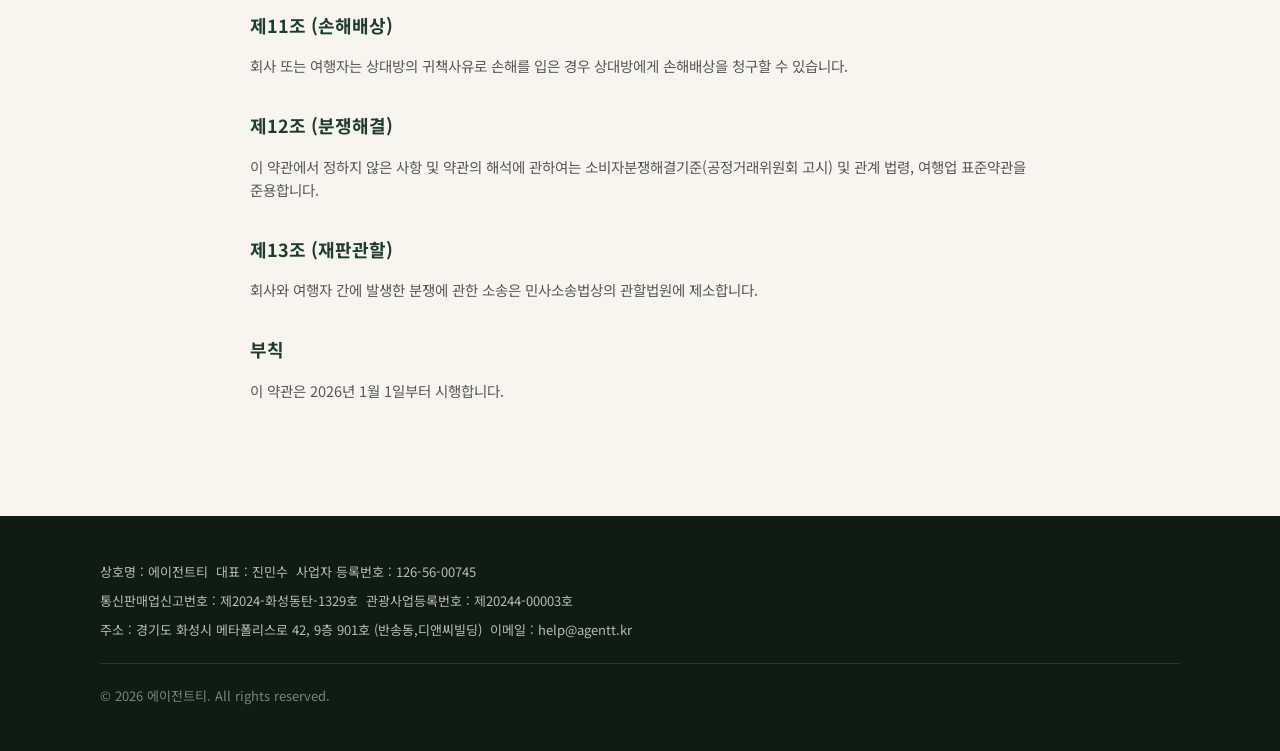
<file: terms.html>
<!DOCTYPE html>
<html lang="ko">
<head>
<meta charset="UTF-8">
<meta name="viewport" content="width=device-width, initial-scale=1.0">
<title>이용약관 | 행복 파크골프 투어</title>
<meta name="robots" content="noindex">
<link href="https://fonts.googleapis.com/css2?family=Noto+Sans+KR:wght@400;500;600;700;800&display=swap" rel="stylesheet">
<link rel="stylesheet" href="/assets/css/style.css">
</head>
<body>

<header class="site-header">
  <nav class="nav">
    <a href="/" class="nav-logo">행복 파크골프<span> 투어</span></a>
  </nav>
</header>

<main class="doc-page">
  <a href="/" class="doc-back">← 홈으로 돌아가기</a>
  <h1>이용약관</h1>
  <p class="doc-updated">시행일: 2026년 1월 1일</p>

  <h2>제1조 (목적)</h2>
  <p>이 약관은 에이전트티(이하 "회사")가 운영하는 행복 파크골프 투어(이하 "사이트")를 통하여 회사가 제공하는 여행 관련 서비스(이하 "서비스")의 이용조건 및 절차, 회사와 여행자의 권리·의무 및 책임사항을 규정함을 목적으로 합니다.</p>

  <h2>제2조 (계약 당사자)</h2>
  <p>이 계약은 여행자가 회사에 전화, 카카오톡, 이메일 등의 방법으로 여행상품 예약을 신청하고 회사가 이를 승낙함으로써 성립합니다.</p>

  <h2>제3조 (계약의 체결)</h2>
  <ol>
    <li>여행계약은 회사가 여행자의 청약과 함께 계약금을 수령한 때 성립합니다.</li>
    <li>회사는 계약 체결 시 여행자에게 여행일정, 여행조건, 여행경비 등을 명시한 서면(전자문서 포함)을 제공합니다.</li>
  </ol>

  <h2>제4조 (계약서 등의 교부 및 안전정보 제공)</h2>
  <p>회사는 여행자와 여행계약을 체결한 경우 계약서와 여행약관, 여행일정표(여행 목적지·일정·경비·교통·숙박 등)를 결합하여 서면 또는 전자문서로 여행자에게 교부하며, 여행목적지에 관한 안전정보를 제공합니다.</p>

  <h2>제5조 (여행요금)</h2>
  <ol>
    <li>여행요금에는 상품 페이지에 안내된 포함사항(전용 차량, 한국인 가이드, 숙박, 식사, 파크골프 라운드, 온천 입장료 등)이 포함됩니다.</li>
    <li>왕복 항공권, 여행자보험료, 개인경비 등 불포함사항으로 안내된 항목은 여행요금에 포함되지 않으며 여행자가 별도 부담합니다.</li>
    <li>여행자는 계약체결 시 계약금을 지급하며, 잔금은 출발 전 회사가 안내하는 기일까지 지급합니다.</li>
  </ol>

  <h2>제6조 (여행조건의 변경요건 및 요금 조정)</h2>
  <p>천재지변, 전란, 정부의 명령, 여행사의 통제범위 밖의 사유로 계약서에 명시된 여행일정 등을 변경할 수 있으며, 이 경우 회사는 여행자에게 사전에 설명하고 동의를 받습니다.</p>

  <h2>제7조 (여행자 지위의 승계)</h2>
  <p>여행자는 회사가 정한 기한까지 여행에 관한 권리·의무를 제3자에게 승계할 수 있으며, 이 경우 발생하는 비용은 승계인이 부담합니다.</p>

  <h2>제8조 (계약 해제)</h2>
  <ol>
    <li>여행자는 여행 출발 전 회사에 계약 해제를 요청할 수 있으며, 여행 개시일까지의 기간에 따라 소비자분쟁해결기준(공정거래위원회 고시) 및 상품별 취소·환불 규정에 따른 취소료가 발생할 수 있습니다.</li>
    <li>회사는 여행자가 계약서에서 정한 시기까지 계약금을 지급하지 않는 경우, 배정된 인원(8인) 미달 등 부득이한 사유가 있는 경우 계약을 해제할 수 있습니다.</li>
  </ol>

  <h2>제9조 (여행사의 책임)</h2>
  <p>회사는 여행자에게 안전하고 만족스러운 여행서비스를 제공하기 위하여 여행알선 및 안내·운송·숙박 등 여행계획의 수립 및 실행 과정에서 여행자에게 손해를 가한 경우 이를 배상할 책임을 집니다. 다만, 회사의 고의 또는 과실이 없는 경우에는 그러하지 아니합니다.</p>

  <h2>제10조 (여행자의 의무)</h2>
  <p>여행자는 여행계약을 체결할 때부터 여행 종료 시까지 신의성실의 원칙에 따라 행동하여야 하며, 회사 및 현지 안내원의 안전 관련 안내사항(파크골프 라운드 중 안전수칙 포함)을 준수하여야 합니다.</p>

  <h2>제11조 (손해배상)</h2>
  <p>회사 또는 여행자는 상대방의 귀책사유로 손해를 입은 경우 상대방에게 손해배상을 청구할 수 있습니다.</p>

  <h2>제12조 (분쟁해결)</h2>
  <p>이 약관에서 정하지 않은 사항 및 약관의 해석에 관하여는 소비자분쟁해결기준(공정거래위원회 고시) 및 관계 법령, 여행업 표준약관을 준용합니다.</p>

  <h2>제13조 (재판관할)</h2>
  <p>회사와 여행자 간에 발생한 분쟁에 관한 소송은 민사소송법상의 관할법원에 제소합니다.</p>

  <h2>부칙</h2>
  <p>이 약관은 2026년 1월 1일부터 시행합니다.</p>
</main>

<footer class="site-footer">
  <div class="container">
    <div class="footer-info">
      <p>상호명 : 에이전트티&nbsp;&nbsp;대표 : 진민수&nbsp;&nbsp;사업자 등록번호 : 126-56-00745</p>
      <p>통신판매업신고번호 : 제2024-화성동탄-1329호&nbsp;&nbsp;관광사업등록번호 : 제20244-00003호</p>
      <p>주소 : 경기도 화성시 메타폴리스로 42, 9층 901호 (반송동,디앤씨빌딩)&nbsp;&nbsp;이메일 : help@agentt.kr</p>
    </div>
    <p class="footer-copy">© 2026 에이전트티. All rights reserved.</p>
  </div>
</footer>

</body>
</html>
</file>
<file: assets/css/style.css>
/* ==========================================================================
   그리너투어 — 일본 파크골프 전문 원페이지 상품 사이트
   ========================================================================== */

:root {
  --color-navy: #1f3d2e;
  --color-navy-deep: #12251b;
  --color-gold: #b8894f;
  --color-gold-light: #d9b078;
  --color-cream: #f7f5ee;
  --color-paper: #ffffff;
  --color-ink: #1c1c1c;
  --color-ink-soft: #55575c;
  --color-line: #e4e3d8;
  --color-tag-bg: #eef1e9;
  --radius-lg: 18px;
  --radius-md: 12px;
  --radius-sm: 8px;
  --shadow-card: 0 10px 30px rgba(18, 37, 27, 0.08);
  --shadow-card-hover: 0 16px 40px rgba(18, 37, 27, 0.14);
  --max-width: 1120px;
  --header-h: 68px;
}

* { box-sizing: border-box; }

html {
  scroll-behavior: smooth;
  scroll-padding-top: calc(var(--header-h) + 12px);
}

body {
  margin: 0;
  font-family: "Noto Sans KR", "Pretendard", -apple-system, BlinkMacSystemFont,
    "Malgun Gothic", sans-serif;
  color: var(--color-ink);
  background: var(--color-cream);
  line-height: 1.6;
  -webkit-font-smoothing: antialiased;
}

img { max-width: 100%; display: block; }
a { color: inherit; text-decoration: none; }
ul { list-style: none; margin: 0; padding: 0; }
button { font-family: inherit; cursor: pointer; }

.container {
  max-width: var(--max-width);
  margin: 0 auto;
  padding: 0 20px;
}

.section {
  padding: 88px 0;
}

.section--tight { padding: 64px 0; }

.section--alt { background: var(--color-paper); }

.section-eyebrow {
  display: inline-block;
  font-size: 13px;
  font-weight: 700;
  letter-spacing: 0.14em;
  color: var(--color-gold);
  text-transform: uppercase;
  margin-bottom: 10px;
}

.section-title {
  font-size: clamp(24px, 3.4vw, 34px);
  font-weight: 800;
  color: var(--color-navy);
  margin: 0 0 14px;
  letter-spacing: -0.01em;
}

.section-desc {
  font-size: 16px;
  color: var(--color-ink-soft);
  max-width: 640px;
  margin: 0 0 40px;
}

.section-head {
  text-align: center;
}
.section-head .section-desc { margin-left: auto; margin-right: auto; }

/* ---------- Buttons ---------- */
.btn {
  display: inline-flex;
  align-items: center;
  justify-content: center;
  gap: 8px;
  padding: 15px 28px;
  border-radius: 999px;
  font-weight: 700;
  font-size: 15px;
  border: 2px solid transparent;
  transition: transform 0.15s ease, box-shadow 0.15s ease, background 0.2s ease;
  white-space: nowrap;
}
.btn:active { transform: translateY(1px); }

.btn--primary {
  background: var(--color-navy);
  color: #fff;
}
.btn--primary:hover { background: var(--color-navy-deep); box-shadow: var(--shadow-card-hover); }

.btn--kakao {
  background: #fee500;
  color: #1c1c1c;
}
.btn--kakao:hover { box-shadow: var(--shadow-card-hover); }
.kakao-icon { flex-shrink: 0; display: block; }

.btn--outline {
  background: transparent;
  border-color: rgba(255, 255, 255, 0.7);
  color: #fff;
}
.btn--outline:hover { background: rgba(255, 255, 255, 0.12); }

.btn--ghost {
  background: var(--color-tag-bg);
  color: var(--color-navy);
}
.btn--ghost:hover { background: var(--color-line); }

.btn--block { width: 100%; }

.cta-row {
  display: flex;
  gap: 14px;
  flex-wrap: wrap;
}

/* ---------- Header / GNB ---------- */
.site-header {
  position: fixed;
  top: 0;
  left: 0;
  right: 0;
  height: var(--header-h);
  z-index: 200;
  background: rgba(247, 245, 238, 0.98);
  border-bottom: 1px solid var(--color-line);
  transition: background 0.2s ease;
}

.nav {
  max-width: var(--max-width);
  margin: 0 auto;
  height: var(--header-h);
  padding: 0 20px;
  display: flex;
  align-items: center;
  justify-content: space-between;
  gap: 16px;
}

.nav-logo {
  font-weight: 800;
  font-size: 19px;
  color: var(--color-navy);
  letter-spacing: -0.01em;
  flex-shrink: 0;
}
.nav-logo span { color: var(--color-gold); }

.nav-menu {
  display: flex;
  align-items: center;
  gap: 6px;
  flex: 1;
  justify-content: center;
}

.nav-item { position: relative; }

.nav-link {
  display: flex;
  align-items: center;
  gap: 4px;
  padding: 10px 14px;
  font-size: 15px;
  font-weight: 600;
  color: var(--color-ink);
  border-radius: var(--radius-sm);
  transition: background 0.15s ease, color 0.15s ease;
}
.nav-link:hover, .nav-link:focus-visible { color: var(--color-navy); background: rgba(18, 37, 27, 0.06); }
.nav-link .caret { font-size: 10px; transition: transform 0.2s ease; }

.nav-item.has-dropdown:hover .nav-link .caret,
.nav-item.has-dropdown.is-open .nav-link .caret {
  transform: rotate(180deg);
}

.nav-dropdown {
  position: absolute;
  top: calc(100% + 8px);
  left: 0;
  min-width: 260px;
  background: var(--color-paper);
  border-radius: var(--radius-md);
  box-shadow: var(--shadow-card-hover);
  border: 1px solid var(--color-line);
  padding: 8px;
  opacity: 0;
  visibility: hidden;
  transform: translateY(-6px);
  transition: opacity 0.18s ease, transform 0.18s ease, visibility 0.18s ease;
}

.nav-item.has-dropdown:hover .nav-dropdown,
.nav-item.has-dropdown.is-open .nav-dropdown {
  opacity: 1;
  visibility: visible;
  transform: translateY(0);
}

.nav-dropdown-link {
  display: flex;
  align-items: center;
  justify-content: space-between;
  gap: 10px;
  padding: 12px 14px;
  border-radius: var(--radius-sm);
  font-size: 14.5px;
  font-weight: 600;
  color: var(--color-ink);
}
.nav-dropdown-link:hover { background: var(--color-tag-bg); }
.nav-dropdown-link .status {
  font-size: 11px;
  font-weight: 700;
  padding: 3px 9px;
  border-radius: 999px;
  background: rgba(184, 137, 79, 0.14);
  color: var(--color-gold);
  flex-shrink: 0;
}
.nav-dropdown-empty {
  padding: 12px 14px;
  font-size: 13px;
  color: var(--color-ink-soft);
}

.nav-phone {
  display: flex;
  align-items: center;
  gap: 6px;
  font-weight: 700;
  font-size: 14.5px;
  color: var(--color-navy);
  padding: 9px 16px;
  border: 1.5px solid var(--color-navy);
  border-radius: 999px;
  flex-shrink: 0;
  white-space: nowrap;
}
.nav-phone:hover { background: var(--color-navy); color: #fff; }

.nav-toggle {
  display: none;
  flex-direction: column;
  gap: 4px;
  background: none;
  border: none;
  padding: 8px;
  flex-shrink: 0;
}
.nav-toggle span {
  width: 22px;
  height: 2px;
  background: var(--color-navy);
  border-radius: 2px;
  transition: transform 0.2s ease, opacity 0.2s ease;
}
.nav-toggle.is-active span:nth-child(1) { transform: translateY(6px) rotate(45deg); }
.nav-toggle.is-active span:nth-child(2) { opacity: 0; }
.nav-toggle.is-active span:nth-child(3) { transform: translateY(-6px) rotate(-45deg); }

/* ---------- Hero ---------- */
.hero {
  position: relative;
  min-height: 640px;
  margin-top: var(--header-h);
  display: flex;
  align-items: flex-end;
  color: #fff;
  overflow: hidden;
}

.hero-slides {
  position: absolute;
  inset: 0;
  z-index: 0;
}
.hero-slide {
  position: absolute;
  inset: 0;
  background-size: cover;
  background-position: center;
  opacity: 0;
  transition: opacity 1.2s ease;
}
.hero-slide.is-active { opacity: 1; }
.hero-slides::after {
  content: "";
  position: absolute;
  inset: 0;
  background: linear-gradient(180deg, rgba(18, 37, 27, 0.35) 0%, rgba(18, 37, 27, 0.55) 55%, rgba(18, 37, 27, 0.92) 100%);
}

.hero-content {
  position: relative;
  z-index: 1;
  padding: 80px 20px 56px;
  max-width: var(--max-width);
  margin: 0 auto;
  width: 100%;
}

.hero-badge {
  display: inline-block;
  font-size: 13px;
  font-weight: 700;
  letter-spacing: 0.08em;
  padding: 7px 16px;
  border-radius: 999px;
  border: 1px solid rgba(255, 255, 255, 0.5);
  background: rgba(255, 255, 255, 0.1);
  margin-bottom: 20px;
}

.hero-title {
  font-size: clamp(28px, 5vw, 46px);
  font-weight: 800;
  line-height: 1.28;
  margin: 0 0 16px;
  letter-spacing: -0.01em;
}
.hero-title em {
  font-style: normal;
  color: var(--color-gold-light);
}

.hero-sub {
  font-size: clamp(15px, 2vw, 18px);
  color: rgba(255, 255, 255, 0.88);
  margin: 0 0 32px;
  max-width: 580px;
}

/* ---------- Overview table ---------- */
.overview-table {
  width: 100%;
  border-collapse: collapse;
  background: var(--color-paper);
  border-radius: var(--radius-lg);
  overflow: hidden;
  box-shadow: var(--shadow-card);
}
.overview-table tr { border-bottom: 1px solid var(--color-line); }
.overview-table tr:last-child { border-bottom: none; }
.overview-table th, .overview-table td {
  text-align: left;
  padding: 18px 26px;
  font-size: 15px;
  vertical-align: top;
}
.overview-table th {
  width: 160px;
  color: var(--color-navy);
  font-weight: 700;
  background: var(--color-tag-bg);
}
.overview-table td { color: var(--color-ink-soft); }
.overview-table td strong { color: var(--color-ink); }

/* ---------- Feature cards ---------- */
.feature-grid {
  display: grid;
  grid-template-columns: repeat(4, 1fr);
  gap: 20px;
}
.feature-card {
  background: var(--color-paper);
  border-radius: var(--radius-lg);
  padding: 30px 24px;
  box-shadow: var(--shadow-card);
  transition: transform 0.2s ease, box-shadow 0.2s ease;
}
.feature-card:hover { transform: translateY(-4px); box-shadow: var(--shadow-card-hover); }
.feature-icon { font-size: 34px; margin-bottom: 16px; }
.feature-title {
  font-size: 16.5px;
  font-weight: 700;
  color: var(--color-navy);
  margin: 0 0 8px;
}
.feature-text {
  font-size: 14px;
  color: var(--color-ink-soft);
  margin: 0;
}

/* ---------- Plan comparison (등급 비교) ---------- */
.plan-grid {
  display: grid;
  grid-template-columns: repeat(3, 1fr);
  gap: 22px;
  align-items: stretch;
}
.plan-card {
  position: relative;
  background: var(--color-paper);
  border: 1px solid var(--color-line);
  border-radius: var(--radius-lg);
  padding: 32px 26px 28px;
  box-shadow: var(--shadow-card);
  display: flex;
  flex-direction: column;
  transition: transform 0.2s ease, box-shadow 0.2s ease;
}
.plan-card:hover { transform: translateY(-4px); box-shadow: var(--shadow-card-hover); }
.plan-card--featured {
  border-color: var(--color-gold);
  box-shadow: 0 14px 34px rgba(184, 137, 79, 0.22);
}
.plan-badge {
  position: absolute;
  top: -13px;
  left: 26px;
  background: var(--color-gold);
  color: #fff;
  font-size: 12px;
  font-weight: 700;
  padding: 5px 14px;
  border-radius: 999px;
  letter-spacing: 0.03em;
}
.plan-name {
  font-size: 13px;
  font-weight: 700;
  letter-spacing: 0.1em;
  color: var(--color-gold);
  text-transform: uppercase;
  margin: 6px 0 6px;
}
.plan-title {
  font-size: 21px;
  font-weight: 800;
  color: var(--color-navy);
  margin: 0 0 14px;
}
.plan-price {
  display: flex;
  align-items: baseline;
  gap: 6px;
  margin-bottom: 4px;
}
.plan-price strong {
  font-size: 30px;
  font-weight: 800;
  color: var(--color-ink);
}
.plan-price span {
  font-size: 13.5px;
  color: var(--color-ink-soft);
}
.plan-price-note {
  font-size: 12.5px;
  color: var(--color-ink-soft);
  margin: 0 0 22px;
}
.plan-list {
  display: flex;
  flex-direction: column;
  gap: 10px;
  margin-bottom: 26px;
  flex: 1;
}
.plan-list li {
  font-size: 14px;
  color: var(--color-ink);
  display: flex;
  gap: 8px;
  align-items: flex-start;
}
.plan-list li::before {
  content: "✓";
  color: var(--color-gold);
  font-weight: 800;
  flex-shrink: 0;
}

/* ---------- Price detail table (상품 상세 내 요금표) ---------- */
.price-table {
  width: 100%;
  border-collapse: collapse;
  background: var(--color-paper);
  border-radius: var(--radius-lg);
  overflow: hidden;
  box-shadow: var(--shadow-card);
}
.price-table th, .price-table td {
  padding: 16px 20px;
  font-size: 14.5px;
  text-align: left;
  border-bottom: 1px solid var(--color-line);
}
.price-table thead th {
  background: var(--color-navy);
  color: #fff;
  font-weight: 700;
}
.price-table tbody tr:last-child td { border-bottom: none; }
.price-table tbody td:first-child { font-weight: 700; color: var(--color-navy); width: 34%; }
.price-table tbody td { color: var(--color-ink-soft); }
.price-table .price-main { color: var(--color-ink); font-weight: 800; font-size: 16px; }
.price-note-list {
  margin-top: 14px;
  font-size: 13px;
  color: var(--color-ink-soft);
  display: flex;
  flex-direction: column;
  gap: 4px;
}

/* ---------- Itinerary ---------- */
.itinerary-list {
  display: flex;
  flex-direction: column;
  gap: 12px;
}
.day-card {
  background: var(--color-paper);
  border: 1px solid var(--color-line);
  border-radius: var(--radius-md);
  overflow: hidden;
}
.day-summary {
  display: flex;
  align-items: center;
  gap: 18px;
  width: 100%;
  padding: 18px 22px;
  background: none;
  border: none;
  text-align: left;
}
.day-num {
  flex-shrink: 0;
  width: 56px;
  height: 56px;
  border-radius: 50%;
  background: var(--color-navy);
  color: #fff;
  display: flex;
  flex-direction: column;
  align-items: center;
  justify-content: center;
  font-weight: 800;
  line-height: 1.1;
}
.day-num small { font-size: 9px; font-weight: 600; letter-spacing: 0.05em; opacity: 0.8; }
.day-num strong { font-size: 18px; }

.day-heading { flex: 1; min-width: 0; }
.day-route {
  font-weight: 700;
  font-size: 15.5px;
  color: var(--color-ink);
  margin: 0 0 4px;
}
.day-brief {
  font-size: 13.5px;
  color: var(--color-ink-soft);
  margin: 0;
}
.day-badge {
  flex-shrink: 0;
  font-size: 12px;
  font-weight: 700;
  padding: 6px 13px;
  border-radius: 999px;
  background: var(--color-tag-bg);
  color: var(--color-gold);
  white-space: nowrap;
}
.day-chevron {
  flex-shrink: 0;
  font-size: 14px;
  color: var(--color-ink-soft);
  transition: transform 0.2s ease;
}
.day-card.is-open .day-chevron { transform: rotate(180deg); }

.day-detail {
  max-height: 0;
  overflow: hidden;
  transition: max-height 0.3s ease;
}
.day-detail-inner {
  padding: 0 22px 22px 96px;
  font-size: 14.5px;
  color: var(--color-ink-soft);
}
.day-detail-inner p { margin: 0 0 8px; white-space: pre-line; }
.day-detail-inner .meta-row {
  display: flex;
  flex-wrap: wrap;
  gap: 18px;
  margin-top: 12px;
  font-size: 13px;
}
.day-detail-inner .meta-row span { display: flex; align-items: center; gap: 6px; }

.itinerary-download {
  margin-top: 28px;
  text-align: center;
}

/* ---------- Destinations ---------- */
.dest-grid {
  display: grid;
  grid-template-columns: repeat(3, 1fr);
  gap: 24px;
}
.dest-card {
  background: var(--color-paper);
  border-radius: var(--radius-lg);
  overflow: hidden;
  box-shadow: var(--shadow-card);
  transition: transform 0.2s ease, box-shadow 0.2s ease;
}
.dest-card:hover { transform: translateY(-4px); box-shadow: var(--shadow-card-hover); }

.dest-media {
  position: relative;
  aspect-ratio: 4 / 3;
  overflow: hidden;
  background: var(--color-tag-bg);
}
.dest-media img {
  width: 100%;
  height: 100%;
  object-fit: cover;
  position: absolute;
  inset: 0;
  opacity: 0;
  transition: opacity 0.4s ease;
}
.dest-media img.is-active { opacity: 1; position: relative; }
.dest-thumbs {
  position: absolute;
  bottom: 10px;
  left: 0;
  right: 0;
  display: flex;
  justify-content: center;
  gap: 6px;
  z-index: 2;
}
.dest-thumb-dot {
  width: 7px;
  height: 7px;
  border-radius: 50%;
  background: rgba(255, 255, 255, 0.55);
  border: none;
  padding: 0;
}
.dest-thumb-dot.is-active { background: #fff; }

.dest-body { padding: 20px 22px 24px; }
.dest-name {
  font-size: 17px;
  font-weight: 800;
  color: var(--color-navy);
  margin: 0 0 3px;
}
.dest-name-en {
  font-size: 12.5px;
  font-weight: 600;
  color: var(--color-gold);
  text-transform: uppercase;
  letter-spacing: 0.06em;
  margin: 0 0 12px;
}
.dest-desc {
  font-size: 13.8px;
  color: var(--color-ink-soft);
  margin: 0;
}

/* ---------- Inclusions ---------- */
.include-grid {
  display: grid;
  grid-template-columns: 1fr 1fr;
  gap: 20px;
}
.include-card {
  border-radius: var(--radius-lg);
  padding: 30px 28px;
}
.include-card--yes { background: #eef4ee; border: 1px solid #cfe3cf; }
.include-card--no { background: #f6eeee; border: 1px solid #e6cccc; }
.include-card-title {
  font-size: 16px;
  font-weight: 800;
  margin: 0 0 16px;
  display: flex;
  align-items: center;
  gap: 8px;
}
.include-card--yes .include-card-title { color: #2f6b32; }
.include-card--no .include-card-title { color: #a13d3d; }
.include-card ul { display: flex; flex-direction: column; gap: 10px; }
.include-card li {
  font-size: 14.5px;
  color: var(--color-ink);
  display: flex;
  gap: 8px;
  align-items: flex-start;
}
.include-card li::before { content: "—"; color: var(--color-ink-soft); flex-shrink: 0; }

/* ---------- Reviews ---------- */
.review-slider-wrap { position: relative; }
.review-track {
  display: flex;
  gap: 20px;
  overflow-x: auto;
  scroll-snap-type: x mandatory;
  padding-bottom: 8px;
  scrollbar-width: none;
}
.review-track::-webkit-scrollbar { display: none; }

.review-card {
  scroll-snap-align: start;
  flex: 0 0 320px;
  background: var(--color-paper);
  border-radius: var(--radius-lg);
  overflow: hidden;
  box-shadow: var(--shadow-card);
  display: flex;
  flex-direction: column;
}
.review-media { aspect-ratio: 4 / 3; overflow: hidden; }
.review-media img { width: 100%; height: 100%; object-fit: cover; }
.review-body { padding: 18px 20px 22px; display: flex; flex-direction: column; gap: 10px; flex: 1; }
.review-meta { display: flex; align-items: center; justify-content: space-between; font-size: 12.5px; color: var(--color-ink-soft); }
.review-stars { color: var(--color-gold); letter-spacing: 1px; }
.review-quote { font-size: 14.5px; color: var(--color-ink); margin: 0; line-height: 1.55; }
.review-tags { display: flex; flex-wrap: wrap; gap: 6px; margin-top: auto; }
.review-tag {
  font-size: 11.5px;
  font-weight: 700;
  padding: 5px 10px;
  border-radius: 999px;
  background: var(--color-tag-bg);
  color: var(--color-ink-soft);
}

.review-controls {
  display: flex;
  justify-content: center;
  gap: 10px;
  margin-top: 22px;
}
.review-controls button {
  width: 42px;
  height: 42px;
  border-radius: 50%;
  border: 1.5px solid var(--color-line);
  background: var(--color-paper);
  font-size: 16px;
  color: var(--color-navy);
  display: flex;
  align-items: center;
  justify-content: center;
}
.review-controls button:hover { background: var(--color-navy); color: #fff; border-color: var(--color-navy); }

.review-more { text-align: center; margin-top: 24px; }
.review-more a {
  font-weight: 700;
  font-size: 14.5px;
  color: var(--color-navy);
  border-bottom: 2px solid var(--color-gold);
  padding-bottom: 2px;
}

/* ---------- Guide ---------- */
.guide-block {
  display: flex;
  align-items: center;
  gap: 48px;
  background: var(--color-paper);
  border-radius: var(--radius-lg);
  padding: 40px;
  box-shadow: var(--shadow-card);
}
.guide-photo {
  flex-shrink: 0;
  width: 220px;
  height: 220px;
  border-radius: 50%;
  overflow: hidden;
  border: 4px solid var(--color-tag-bg);
}
.guide-photo img { width: 100%; height: 100%; object-fit: cover; }
.guide-name {
  font-size: 22px;
  font-weight: 800;
  color: var(--color-navy);
  margin: 0 0 4px;
}
.guide-role {
  font-size: 14px;
  font-weight: 700;
  color: var(--color-gold);
  margin: 0 0 16px;
}
.guide-bio { margin: 0; color: var(--color-ink-soft); font-size: 15px; }
.guide-bio + .guide-bio { margin-top: 10px; }
.guide-creds {
  list-style: none;
  margin: 16px 0 0;
  padding: 0;
  display: grid;
  grid-template-columns: repeat(2, 1fr);
  gap: 8px 20px;
}
.guide-creds li {
  font-size: 13.5px;
  line-height: 1.5;
  color: var(--color-ink-soft);
  display: flex;
  gap: 6px;
  align-items: flex-start;
  text-align: left;
}
.guide-creds li::before {
  content: "✓";
  color: var(--color-gold);
  font-weight: 800;
  flex-shrink: 0;
}
.guide-stats {
  display: flex;
  gap: 28px;
  margin-top: 20px;
}
.guide-stat strong { display: block; font-size: 20px; color: var(--color-navy); }
.guide-stat span { font-size: 12.5px; color: var(--color-ink-soft); }

/* ---------- Contact CTA ---------- */
.contact-section {
  background: linear-gradient(135deg, var(--color-navy) 0%, var(--color-navy-deep) 100%);
  color: #fff;
  text-align: center;
}
.contact-section .section-title { color: #fff; }
.contact-section .section-desc { color: rgba(255, 255, 255, 0.78); margin-left: auto; margin-right: auto; }
.contact-cta-row {
  display: flex;
  justify-content: center;
  gap: 16px;
  flex-wrap: wrap;
  margin-top: 8px;
}
.contact-cta-row .btn { min-width: 220px; padding: 18px 28px; font-size: 16px; }
.contact-note {
  margin-top: 22px;
  font-size: 13.5px;
  color: rgba(255, 255, 255, 0.6);
}

/* ---------- Footer ---------- */
.site-footer {
  background: #0e1c14;
  color: rgba(255, 255, 255, 0.7);
  padding: 44px 0 30px;
  font-size: 13px;
  line-height: 1.9;
}
.footer-links {
  display: flex;
  gap: 18px;
  margin-bottom: 16px;
}
.footer-links a { font-weight: 700; color: rgba(255, 255, 255, 0.9); }
.footer-links a:hover { color: var(--color-gold-light); }
.footer-info p { margin: 0 0 4px; }
.footer-copy {
  margin-top: 20px;
  padding-top: 20px;
  border-top: 1px solid rgba(255, 255, 255, 0.12);
  color: rgba(255, 255, 255, 0.45);
}

/* ---------- Floating mobile CTA ---------- */
.mobile-fab {
  position: fixed;
  bottom: 0;
  left: 0;
  right: 0;
  z-index: 150;
  display: none;
  gap: 10px;
  padding: 12px 16px calc(12px + env(safe-area-inset-bottom));
  background: rgba(255, 255, 255, 0.96);
  border-top: 1px solid var(--color-line);
  backdrop-filter: blur(8px);
}
.mobile-fab .btn { flex: 1; padding: 14px; font-size: 14.5px; }
.mobile-fab .btn--primary { background: var(--color-navy); color: #fff; }

/* ---------- Simple pages (terms/privacy) ---------- */
.doc-page {
  max-width: 820px;
  margin: 0 auto;
  padding: calc(var(--header-h) + 56px) 20px 100px;
}
.doc-page h1 {
  font-size: 28px;
  font-weight: 800;
  color: var(--color-navy);
  margin-bottom: 8px;
}
.doc-page .doc-updated { color: var(--color-ink-soft); font-size: 13.5px; margin-bottom: 36px; }
.doc-page h2 {
  font-size: 18px;
  font-weight: 700;
  color: var(--color-navy);
  margin: 34px 0 12px;
}
.doc-page p, .doc-page li { font-size: 14.5px; color: var(--color-ink-soft); }
.doc-page ul, .doc-page ol { padding-left: 20px; margin: 10px 0; }
.doc-page li { margin-bottom: 6px; }
.doc-page table { width: 100%; border-collapse: collapse; margin: 14px 0; }
.doc-page th, .doc-page td {
  border: 1px solid var(--color-line);
  padding: 10px 12px;
  font-size: 13.5px;
  text-align: left;
  color: var(--color-ink-soft);
}
.doc-page th { background: var(--color-tag-bg); color: var(--color-ink); }
.doc-back {
  display: inline-block;
  margin-bottom: 28px;
  font-weight: 700;
  font-size: 13.5px;
  color: var(--color-navy);
}

/* ==========================================================================
   Responsive
   ========================================================================== */
@media (max-width: 980px) {
  .feature-grid { grid-template-columns: repeat(2, 1fr); }
  .dest-grid { grid-template-columns: repeat(2, 1fr); }
  .plan-grid { grid-template-columns: 1fr; max-width: 460px; margin: 0 auto; }
  .guide-block { flex-direction: column; text-align: center; padding: 32px; }
  .guide-stats { justify-content: center; }
  .guide-creds { grid-template-columns: 1fr; }
}

@media (max-width: 760px) {
  :root { --header-h: 60px; }
  .nav-menu {
    position: fixed;
    top: var(--header-h);
    left: 0;
    right: 0;
    bottom: 0;
    background: var(--color-cream);
    flex-direction: column;
    align-items: stretch;
    justify-content: flex-start;
    padding: 12px 20px 30px;
    gap: 2px;
    overflow-y: auto;
    transform: translateX(100%);
    transition: transform 0.25s ease;
    z-index: 190;
  }
  .nav-menu.is-open { transform: translateX(0); }
  .nav-item { width: 100%; }
  .nav-link { width: 100%; justify-content: space-between; padding: 16px 6px; border-bottom: 1px solid var(--color-line); border-radius: 0; }
  .nav-dropdown {
    position: static;
    box-shadow: none;
    border: none;
    opacity: 1;
    visibility: visible;
    transform: none;
    display: none;
    padding: 0 0 6px;
    background: transparent;
  }
  .nav-item.is-open .nav-dropdown { display: block; }
  .nav-item.has-dropdown:hover .nav-dropdown { display: none; }
  .nav-item.has-dropdown.is-open .nav-dropdown { display: block; }
  .nav-phone { display: none; }
  .nav-toggle { display: flex; }

  .hero { min-height: 560px; }
  .hero-content { padding: 60px 20px 100px; }

  .overview-table th { width: 110px; padding: 14px 16px; font-size: 13.5px; }
  .overview-table td { padding: 14px 16px; font-size: 13.5px; }

  .feature-grid { grid-template-columns: 1fr; }
  .dest-grid { grid-template-columns: 1fr; }
  .include-grid { grid-template-columns: 1fr; }

  .price-table { display: block; overflow-x: auto; }

  .day-detail-inner { padding-left: 22px; }
  .day-badge { display: none; }

  .review-card { flex: 0 0 82%; }

  .contact-cta-row { flex-direction: column; align-items: stretch; }
  .contact-cta-row .btn { width: 100%; }

  .mobile-fab { display: flex; }
  body { padding-bottom: 76px; }

  .section { padding: 60px 0; }
}
</file>
